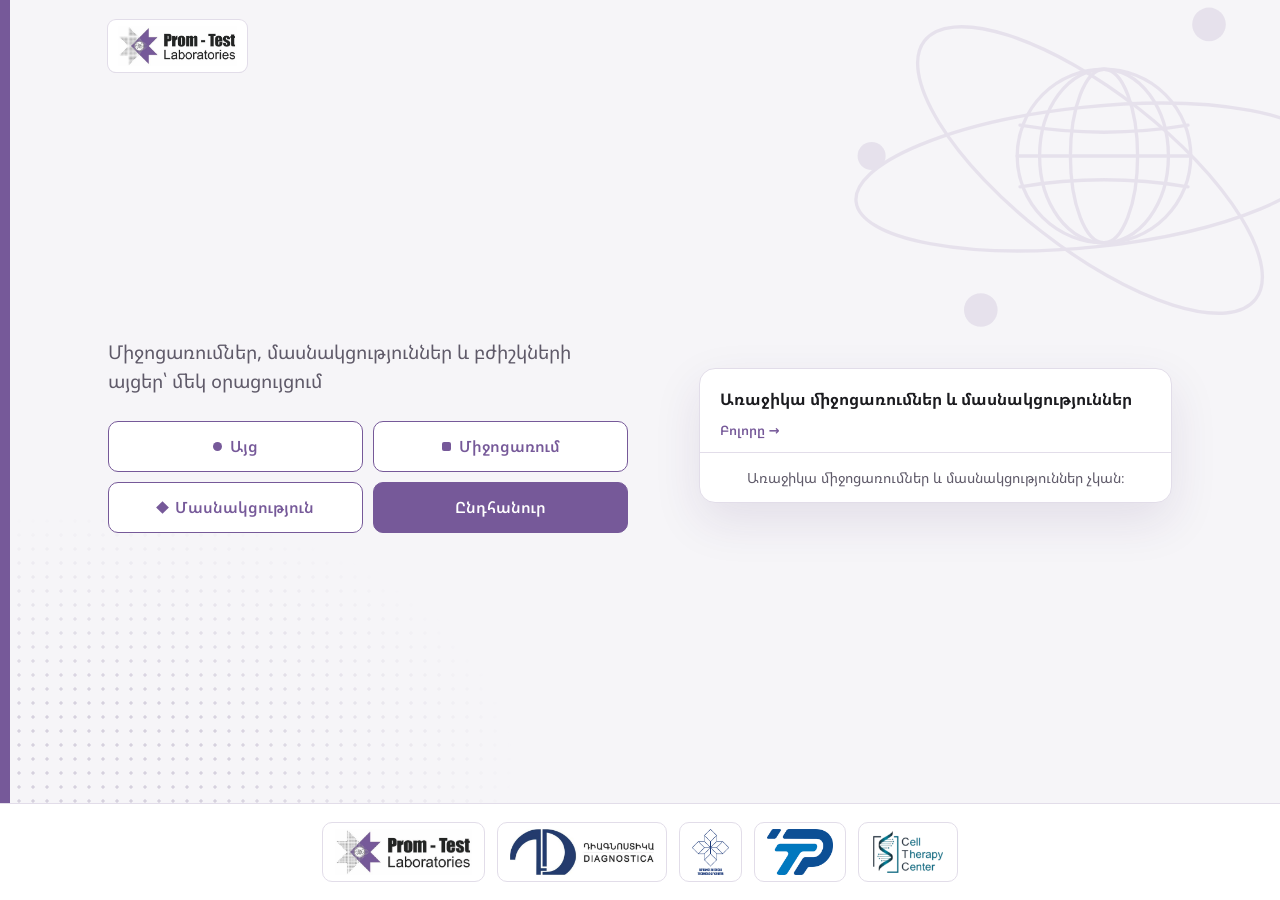
<file: index.html>
<!doctype html>
<html lang="hy">

<head>
  <meta charset="utf-8">
  <meta name="viewport" content="width=device-width,initial-scale=1">
  <title>Պրոմ-Տեստ CRM</title>
  <link rel="preconnect" href="https://fonts.googleapis.com">
  <link rel="stylesheet"
    href="https://fonts.googleapis.com/css2?family=Noto+Sans+Armenian:wght@400;500;600;700;800&family=IBM+Plex+Mono:wght@500&display=swap">
  <link rel="stylesheet" href="base.css">
  <link rel="stylesheet" href="home.css">
  <style>
    .up-date.is-ev {
      background: var(--accent);
      color: var(--accent-ink)
    }

    .up-when.late {
      color: var(--bad)
    }

    .figures b.alert {
      color: var(--bad)
    }

    .cta {
      display: grid;
      grid-template-columns: repeat(2, minmax(0, 1fr));
      max-width: 520px
    }

    .cta a {
      justify-content: center;
      text-align: center
    }

    @media (max-width:420px) {
      .cta {
        grid-template-columns: 1fr
      }
    }

    .cta a.part,
    .cta a.visit,
    .cta a.event {
      border-color: var(--accent);
      color: var(--accent)
    }

    .cta a.part:hover,
    .cta a.visit:hover,
    .cta a.event:hover {
      background: var(--accent-soft);
      border-color: var(--accent)
    }

    .cta a.visit::before {
      content: "";
      width: 9px;
      height: 9px;
      border-radius: 50%;
      background: var(--accent);
      flex: none
    }

    .cta a.event::before {
      content: "";
      width: 9px;
      height: 9px;
      border-radius: 2px;
      background: var(--accent);
      flex: none
    }

    .cta a.part::before {
      content: "";
      width: 9px;
      height: 9px;
      background: var(--accent);
      transform: rotate(45deg);
      flex: none
    }

    .up-date.is-part {
      background: #b0b0d8;
      color: #1b1b1f
    }

    /* company colours taken from the logos */
    .up-list li.has-org {
      grid-template-columns: 70px 1fr auto;
      box-shadow: inset 4px 0 0 var(--org)
    }

    .up-list li.has-org .up-date {
      background: var(--org);
      color: #fff
    }

    .up-org {
      display: inline-flex;
      align-items: center;
      gap: 6px;
      font-size: 12px;
      font-weight: 700;
      color: var(--org)
    }

    .up-org::before {
      content: "";
      width: 8px;
      height: 8px;
      border-radius: 2px;
      background: var(--org)
    }

    .up-logo {
      background: #fff;
      border: 1px solid var(--line);
      border-radius: 8px;
      padding: 4px 6px;
      display: grid;
      place-items: center;
      width: 74px;
      height: 40px
    }

    .up-logo img {
      width: auto;
      height: auto;
      max-width: 62px;
      max-height: 30px;
      object-fit: contain;
      display: block
    }

    @media (max-width:520px) {
      .up-list li.has-org {
        grid-template-columns: 60px 1fr
      }

      .up-logo {
        display: none
      }
    }

    .up-kind {
      font-size: 11px;
      font-weight: 600;
      letter-spacing: .04em;
      color: var(--muted);
      text-transform: uppercase
    }
  </style>
</head>

<body>
  <div class="home">
    <svg class="globe" viewBox="0 0 400 400" aria-hidden="true" focusable="false">
      <g fill="none" stroke="currentColor" stroke-width="2.4" stroke-linecap="round">
        <circle cx="210" cy="190" r="62" />
        <ellipse cx="210" cy="190" rx="24" ry="62" />
        <ellipse cx="210" cy="190" rx="46" ry="62" />
        <path d="M150 168 Q210 178 270 168" />
        <path d="M148 190 H272" />
        <path d="M150 212 Q210 202 270 212" />
        <ellipse cx="200" cy="205" rx="168" ry="50" transform="rotate(-6 200 205)" />
        <ellipse cx="200" cy="200" rx="150" ry="56" transform="rotate(38 200 200)" />
      </g>
      <g fill="currentColor">
        <circle cx="44" cy="190" r="10" />
        <circle cx="362" cy="214" r="10" />
        <circle cx="285" cy="96" r="12" />
        <circle cx="122" cy="300" r="12" />
      </g>
    </svg>
    <div class="topbar">
      <a class="brandmark" href="index.html">
        <span class="chip-logo"><img src="logo.png" alt="Prom-Test Laboratories" width="790" height="265"></span>
      </a>
    </div>

    <main class="hero">
      <div class="hero-copy">
        <!-- <div class="eyebrow">Պրոմ-Տեստ Լաբորատորիաներ</div> -->
        <p class="lead"> Միջոցառումներ, մասնակցություններ և բժիշկների այցեր՝ մեկ օրացույցում</p>
        <div class="cta">

          <a class="visit" href="vizit.html">Այց</a>
          <a class="event" href="mijocarum.html">Միջոցառում</a>
          <a class="part" href="masnakcutyun.html">Մասնակցություն</a>
          <a class="primary" href="general.html">Ընդհանուր</a>
        </div>
        <div class="figures" id="figures" hidden></div>
      </div>

      <section class="upcoming" aria-labelledby="upTitle">
        <header>
          <h2 id="upTitle">Առաջիկա միջոցառումներ և մասնակցություններ</h2><a href="general.html">Բոլորը →</a>
        </header>
        <ul class="up-list" id="upList">
          <li class="up-empty" style="display:block">Առաջիկա միջոցառումներ և մասնակցություններ չկան։</li>
        </ul>
      </section>
    </main>

    <footer class="orgs" id="orgs">
      <div class="orgs-in"><span></span>
        <ul id="orgList"></ul>
      </div>
    </footer>
  </div>

  <script src="masnakcutyun-data.js"></script>
  <script>
/* one-time: people are shown as first name + surname initial (Աննա Շ.); different spellings of the same person become one */
(function mergeKnownNames(){ try{ if(localStorage.getItem("promtest-names-short-v2"))return;
  const P={"աննա շագրիյան":"Աննա Շ.","աննա շ":"Աննա Շ.","աննա աբազյան":"Աննա Ա.","աննա":"Աննա Ա.","դիանա բեգլարյան":"Դիանա Բ.","դիանա":"Դիանա Բ.","diana b.":"Դիանա Բ.","ասյա սարգսյան":"Ասյա Ս."};
  const fx=x=>{ if(typeof x!=="string")return x; const n=P[x.replace(/\s+/g," ").trim().toLowerCase()]; return n||x };
  const fixVal=v=>Array.isArray(v)?[...new Set(v.map(fx))]:fx(v);
  ["promtest-lists-v1","promtest-crm-lists-v1"].forEach(k=>{const o=JSON.parse(localStorage.getItem(k)||"null"); if(!o)return; Object.keys(o).forEach(f=>{if(Array.isArray(o[f]))o[f]=fixVal(o[f])}); localStorage.setItem(k,JSON.stringify(o))});
  ["promtest-events-v1","promtest-visits-v1"].forEach(k=>{const a=JSON.parse(localStorage.getItem(k)||"null"); if(!Array.isArray(a))return; a.forEach(r=>{["rep","responsible"].forEach(f=>{if(r[f])r[f]=fx(r[f])})}); localStorage.setItem(k,JSON.stringify(a))});
  const R=JSON.parse(localStorage.getItem("promtest-renames")||"{}"); Object.assign(R,P); localStorage.setItem("promtest-renames",JSON.stringify(R));
  localStorage.setItem("promtest-names-short-v2","1");
}catch(e){} })();
</script>
  <script>
    (function () {
      var MS = ["հնվ", "փտր", "մրտ", "ապր", "մյս", "հնս", "հլս", "օգս", "սեպ", "հոկ", "նոյ", "դեկ"];
      var LOGOS = [["Prom-Test", "logo.png"], ["Diagnostica", "logos/diagnostica.png"], ["PetCT", "logos/petct.png"], ["Proftest", "logos/proftest.png"], ["Cell Therapy Center", "logos/celltherapy.png"]];
      function el(tag, cls, text) { var e = document.createElement(tag); if (cls) e.className = cls; if (text != null) e.textContent = text; return e }
      function day(s) { var p = String(s || "").split("-"); return p.length === 3 ? new Date(+p[0], p[1] - 1, +p[2]) : null }
      function arr(v) { return Array.isArray(v) ? v : String(v || "").split(/\s*[,;]\s*/).filter(Boolean) }
      var all = []; try { all = JSON.parse(localStorage.getItem("promtest-visits-v1") || "[]") } catch (e) { }
      var t = new Date(); t.setHours(0, 0, 0, 0);
      var open = all.filter(function (v) { return v.status !== "done" });
      var isEv = function (v) { return v.kind === "event" };
      var part = []; try { part = JSON.parse(localStorage.getItem("promtest-events-v1") || "[]") } catch (e) { }
      if (!part.length && window.SEED_EVENTS) part = window.SEED_EVENTS;
      part = part.filter(function (e) { var x = day(e.end) || day(e.start); return x && x >= t }).map(function (e) { return { kind: "part", date: e.start, time: e.time, ename: e.name, clinic: e.location, etype: e.format, rep: e.responsible, org: e.org } });
      var ORGS = {
        "Prom-Test": { c: "#765999", logo: "logo.png" },
        "Diagnostica": { c: "#233a6a", logo: "logos/diagnostica.png" },
        "PetCT": { c: "#4a6fa5", logo: "logos/petct.png" },
        "Proftest": { c: "#0a72c0", logo: "logos/proftest.png" },
        "Cell Therapy Center": { c: "#167a8b", logo: "logos/celltherapy.png" }
      };
      var isPart = function (v) { return v.kind === "part" };
      var up = open.concat(part).filter(function (v) { var x = day(v.date); return x && (x >= t || isPart(v)) }).sort(function (a, b) { return ((a.date || "") + (a.time || "")).localeCompare((b.date || "") + (b.time || "")) });
      var late = open.filter(function (v) { var x = day(v.date); return x && x < t && !isEv(v) }).length;

      if (all.length || part.length) {
        var f = document.getElementById("figures");
        [[up.filter(function (v) { return !isEv(v) && !isPart(v) }).length, "Առաջիկա այցեր"], [up.filter(isEv).length, "Առաջիկա միջոցառումներ"], [part.length, "Մասնակցություն"]].forEach(function (p, i) {
          var d = el("div"); var b = el("b", null, p[0]); d.appendChild(b); d.appendChild(document.createTextNode(p[1])); f.appendChild(d)
        });
        f.hidden = false;
      }
      var right = up.filter(function (v) { return isEv(v) || isPart(v) });
      if (right.length) {
        var ul = document.getElementById("upList"); ul.textContent = "";
        right.slice(0, 3).forEach(function (v) {
          var s = day(v.date), li = el("li"), dt = el("div", "up-date" + (isPart(v) ? " is-part" : isEv(v) ? " is-ev" : "")), body = el("div", "up-body");
          dt.appendChild(el("b", null, s.getDate())); dt.appendChild(el("span", null, MS[s.getMonth()] + (v.time ? " · " + v.time : "")));
          var n = Math.round((s - t) / 864e5);
          body.appendChild(el("div", "up-kind", isPart(v) ? "Մասնակցություն" : "Միջոցառում"));
          var org = v.org && ORGS[v.org];
          if (v.org) {
            li.className = "has-org"; li.style.setProperty("--org", org ? org.c : "var(--accent)");
            body.appendChild(el("div", "up-org", v.org));
          }
          body.appendChild(el("div", "up-name", (isEv(v) || isPart(v)) ? (v.ename || v.etype || "Միջոցառում") : (v.clinic || "Այց")));
          var meta = ((isEv(v) || isPart(v)) ? [v.etype, v.clinic, v.rep] : [v.rep, arr(v.tests).slice(0, 3).join(", ")]).filter(Boolean).join(" · ");
          if (meta) body.appendChild(el("div", "up-meta", meta));
          body.appendChild(el("div", "up-when", n < 0 ? "Ընթացքում է" : n === 0 ? "Այսօր" : n === 1 ? "Վաղը" : n + " օր հետո"));
          li.appendChild(dt); li.appendChild(body); li.style.cursor = "pointer";
          if (org) { var lg = el("div", "up-logo"), im = new Image(); im.src = org.logo; im.alt = v.org; im.onerror = function () { lg.remove() }; lg.appendChild(im); li.appendChild(lg) }
          li.onclick = function () { location.href = isPart(v) ? "masnakcutyun.html" : isEv(v) ? "mijocarum.html" : "vizit.html" };
          ul.appendChild(li);
        });
      }
      var ol = document.getElementById("orgList");
      LOGOS.forEach(function (o) {
        var li = el("li", "has-logo"), img = new Image(); img.src = o[1]; img.alt = o[0]; img.title = o[0]; img.className = "org-logo";
        img.onerror = function () { li.remove() }; li.appendChild(img); ol.appendChild(li)
      });
    })();
  </script>
</body>

</html>
</file>
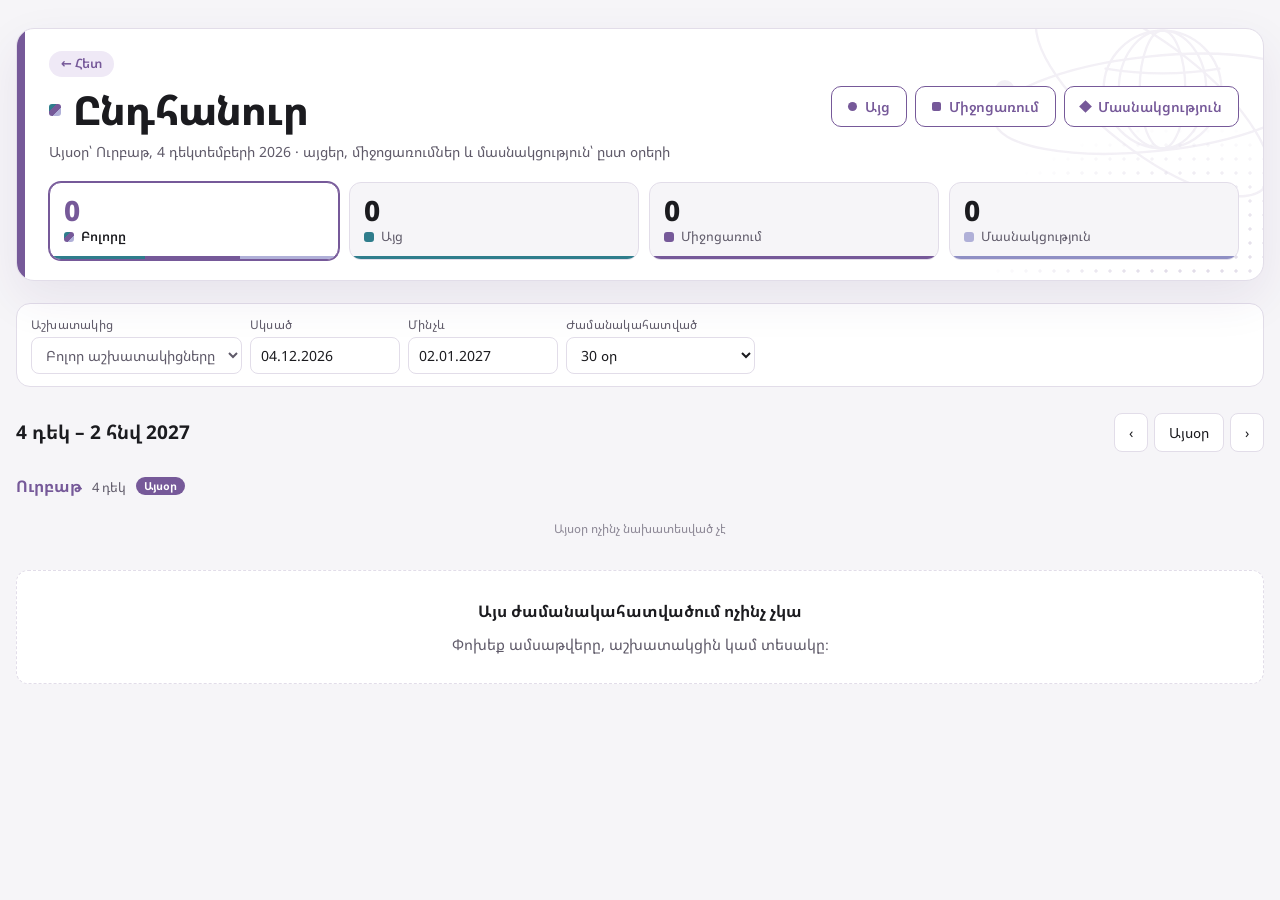
<file: general.html>
<!doctype html>
<html lang="hy">
<head>
<meta charset="utf-8">
<meta name="viewport" content="width=device-width,initial-scale=1">
<title>Prom-Test ընդհանուր</title>
<link rel="preconnect" href="https://fonts.googleapis.com">
<link rel="stylesheet" href="https://fonts.googleapis.com/css2?family=Noto+Sans+Armenian:wght@400;500;600;700;800&family=IBM+Plex+Mono:wght@500&display=swap">
<link rel="stylesheet" href="base.css">
<style>
/* Ընդհանուր: 7-day board starting today — visits, CRM events and participation side by side */
:root{--k-visit:#2f7d8c;--k-visit-soft:#e0f0f2;--k-part:#b0b0d8;--k-part-soft:#eeeef8}
@media (prefers-color-scheme: dark){:root:not([data-theme="light"]){--k-visit:#6cc3d1;--k-visit-soft:#163037;--k-part:#b0b0d8;--k-part-soft:#26263a}}
:root[data-theme="dark"]{--k-visit:#6cc3d1;--k-visit-soft:#163037;--k-part:#b0b0d8;--k-part-soft:#26263a}
.wrap{max-width:1280px}
.btn{display:inline-flex;align-items:center;font-size:14px;border-radius:8px;border:1px solid var(--line);background:var(--surface);color:var(--ink);padding:8px 14px;text-decoration:none}
.btn:hover{border-color:var(--accent);color:var(--accent)}
.it{text-decoration:none}
.btn.nav{gap:8px;font-weight:600;border-color:var(--accent);color:var(--accent);padding:9px 16px;border-radius:10px}
.btn.nav:hover{background:var(--accent-soft)}
.btn.nav::before{content:"";width:9px;height:9px;background:var(--accent);flex:none}
.btn.nav.visit::before{border-radius:50%}
.btn.nav.event::before{border-radius:2px}
.btn.nav.part::before{transform:rotate(45deg)}
.legend{display:flex;flex-wrap:wrap;gap:8px;align-items:center}
.lg{display:inline-flex;align-items:center;gap:8px;padding:6px 12px;border-radius:999px;border:1px solid var(--line);background:var(--surface);font-size:13.5px;cursor:pointer}
.lg[aria-pressed=true]{border-color:var(--mark);background:var(--mark);color:var(--mark-ink);font-weight:600}
.lg[aria-pressed=true] em{color:var(--mark-ink);opacity:.75}
.k-all i{background:linear-gradient(135deg,var(--k-visit) 0 33%,var(--accent) 33% 66%,var(--k-part) 66%)}
.lg i{width:10px;height:10px;border-radius:3px;flex:none}
.lg em{font-style:normal;color:var(--muted);font-variant-numeric:tabular-nums}
.k-visit i{background:var(--k-visit)} .k-event i{background:var(--accent)} .k-part i{background:var(--k-part)}
.people{display:flex;flex-wrap:wrap;gap:8px;align-items:center}
.people .lbl{font-size:12.5px;color:var(--muted);margin-right:2px}
.rep{display:inline-flex;align-items:center;gap:8px;padding:5px 12px 5px 5px;border-radius:999px;border:1px solid var(--line);background:var(--surface);font-size:13.5px;cursor:pointer;color:var(--ink)}
.rep[aria-pressed=true]{border-color:var(--accent);background:var(--accent-soft)}
.rep em{font-style:normal;color:var(--muted);font-variant-numeric:tabular-nums}
.av{width:24px;height:24px;border-radius:50%;display:inline-grid;place-items:center;font-size:11px;font-weight:700;color:#fff;flex:none}
.it .who{display:inline-flex;align-items:center;gap:5px}
.it .org{display:inline-flex;align-items:center;gap:6px;font-size:11.5px;font-weight:700;color:var(--org);margin-top:2px}
.it .org i{width:8px;height:8px;border-radius:2px;background:var(--org);flex:none}
.it .org img{height:16px;width:auto;max-width:56px;object-fit:contain;background:#fff;border-radius:3px;padding:1px 2px}
.it.has-org{border-left-color:var(--org)!important}
.it .who .av{width:16px;height:16px;font-size:8.5px}
.weeknav{display:flex;flex-wrap:wrap;gap:8px;align-items:center;justify-content:space-between}
.weeknav h2{font-family:var(--f-display);font-size:19px;margin:0}
.weeknav .btns{display:flex;flex-wrap:wrap;gap:6px;align-items:center}
.dates{display:flex;flex-wrap:wrap;gap:8px;align-items:end}
.dates label{display:grid;gap:3px;font-size:12px;color:var(--muted)}
.dates input,.dates select{width:auto;min-width:150px;padding:7px 10px}
.dates .date-in{width:150px;font-variant-numeric:tabular-nums}
.dates #people{min-width:210px}
.dates .seg button{padding:7px 12px}
.dates .err{font-size:12.5px;color:var(--bad);align-self:center}
.board{display:grid;gap:18px}
:root{--k-event:var(--accent)}
.dayrow{display:grid;gap:8px}
.dayrow h3{margin:0;display:flex;align-items:baseline;gap:10px;font-family:var(--f-display);font-size:16px}
.dayrow h3 span{font-family:var(--f-body);font-weight:400;font-size:13px;color:var(--muted)}
.dayrow h3 small{font-family:var(--f-body);font-size:11px;font-weight:700;color:var(--accent-ink);background:var(--accent);border-radius:999px;padding:1px 8px;align-self:center}
.dayrow h3 em{margin-left:auto;font-style:normal;font-family:var(--f-body);font-size:12px;color:var(--muted)}
.dayrow.today h3 b{color:var(--accent)}
.row{display:grid;grid-template-columns:64px minmax(0,1fr) auto;gap:14px;align-items:center;background:var(--surface);border:1px solid var(--line);border-left:4px solid var(--org);border-radius:10px;padding:10px 14px;text-decoration:none;color:var(--ink)}
.row:hover{border-color:var(--muted);border-left-color:var(--org)}
.row.done{opacity:.6}
.r-time{font-size:14px;font-weight:700;font-variant-numeric:tabular-nums;color:var(--muted);text-align:center;border-right:1px solid var(--line);padding-right:12px}
.r-body{display:grid;gap:2px;min-width:0}
.r-top{display:flex;flex-wrap:wrap;align-items:center;gap:4px 12px}
.multi{font-size:11px;font-weight:600;color:var(--warn);background:var(--warn-soft);border-radius:999px;padding:1px 8px}
.row .k{font-size:10.5px;font-weight:700;letter-spacing:.05em;text-transform:uppercase}
.row.visit .k{color:var(--k-visit)} .row.event .k{color:var(--accent)} .row.part .k{color:var(--muted)}
.row .t{font-size:15px;font-weight:600;line-height:1.35;overflow-wrap:anywhere}
.r-meta{display:flex;flex-wrap:wrap;gap:2px 14px;font-size:12.5px;color:var(--muted)}
.r-meta .who{display:inline-flex;align-items:center;gap:6px}
.r-meta .av{width:18px;height:18px;font-size:9px}
.row .org{display:inline-flex;align-items:center;gap:6px;font-size:12px;font-weight:700;color:var(--org)}
.row .org img{display:none}
.row .org i{width:8px;height:8px;border-radius:2px;background:var(--org)}
.r-logo{background:#fff;border:1px solid var(--line);border-radius:8px;width:84px;height:40px;display:grid;place-items:center;padding:4px 6px}
.r-logo img{max-width:70px;max-height:30px;width:auto;height:auto;object-fit:contain}
@media (max-width:560px){.row{grid-template-columns:48px minmax(0,1fr)}.r-logo{display:none}}
.col{background:var(--surface);border:1px solid var(--line);border-radius:12px;min-width:0;display:flex;flex-direction:column;min-height:260px}
.col.today{border-color:var(--accent);box-shadow:0 0 0 1px var(--accent)}
.col.we{background:color-mix(in srgb,var(--surface) 70%,var(--bg))}
.ch{padding:10px 12px;border-bottom:1px solid var(--line);display:grid;grid-template-columns:1fr auto;align-items:center;gap:2px 6px}
.ch b{grid-column:1/-1;overflow:hidden;text-overflow:ellipsis;white-space:nowrap}
.ch b{font-family:var(--f-display);font-size:15px}
.ch span{font-size:12px;color:var(--muted);font-variant-numeric:tabular-nums}
.col.today .ch b{color:var(--accent)}
.ch small{font-size:11px;font-weight:700;color:var(--accent-ink);background:var(--accent);border-radius:999px;padding:1px 7px}
.items{padding:8px;display:grid;gap:6px;align-content:start;flex:1}
.it{display:grid;gap:2px;text-align:left;width:100%;padding:8px 9px;border-radius:8px;border:1px solid transparent;border-left:3px solid;font:inherit;cursor:pointer;color:var(--ink)}
.it:hover{border-color:var(--muted)}
.it.visit{background:var(--k-visit-soft);border-left-color:var(--k-visit)}
.it.event{background:var(--accent-soft);border-left-color:var(--accent)}
.it.part{background:var(--k-part-soft);border-left-color:var(--k-part)}
.it.done{opacity:.6}
.it .k{font-size:10.5px;font-weight:700;letter-spacing:.05em;text-transform:uppercase}
.it.visit .k{color:var(--k-visit)} .it.event .k{color:var(--accent)} .it.part .k{color:var(--muted)}
.it .t{font-size:13px;font-weight:600;line-height:1.3;overflow-wrap:anywhere}
.it .m{font-size:11.5px;color:var(--muted);line-height:1.35;overflow-wrap:anywhere}
.none{font-size:12px;color:var(--past);text-align:center;padding:14px 4px}
.add{margin:0 8px 8px;padding:6px;border:1px dashed var(--line);border-radius:8px;background:none;color:var(--muted);font-size:12.5px}
.add:hover{border-color:var(--accent);color:var(--accent)}
.addmenu{display:grid;gap:4px;margin:0 8px 8px}
.addmenu a{font-size:12.5px;text-decoration:none;color:var(--ink);padding:6px 8px;border-radius:6px;border:1px solid var(--line);background:var(--surface)}
.addmenu a:hover{border-color:var(--accent);color:var(--accent)}
/* ---- header redesign: hero card (logo motifs) + stat tiles + filter panel ---- */
.hero-head{position:relative;overflow:hidden;background:var(--surface);border:1px solid var(--line);border-radius:18px;padding:22px 24px 20px 32px;display:grid;gap:20px;box-shadow:0 18px 48px rgb(60 30 100 / .08)}
.hero-head::before{content:"";position:absolute;left:0;top:0;bottom:0;width:8px;background:var(--accent)}
.hero-head::after{content:"";position:absolute;right:-20px;bottom:-30px;width:320px;height:200px;pointer-events:none;
  background-image:radial-gradient(circle,var(--line) 1.5px,transparent 1.7px);background-size:14px 14px;
  -webkit-mask-image:radial-gradient(ellipse at 70% 70%,#000 15%,transparent 65%);mask-image:radial-gradient(ellipse at 70% 70%,#000 15%,transparent 65%)}
.hh-globe{position:absolute;top:-120px;right:-80px;width:380px;height:auto;color:var(--accent);opacity:.09;pointer-events:none}
.hero-head > *{position:relative;z-index:1}
.hero-head > .hh-globe{position:absolute;z-index:0}
.hero-head header{align-items:flex-start}
.hero-head .brand{display:inline-flex;align-items:center;gap:6px;background:var(--accent-soft);border-radius:999px;padding:3px 12px;margin-bottom:10px}
.hero-head h1{font-size:clamp(28px,4vw,40px);letter-spacing:-.02em;display:flex;align-items:center;gap:12px}
.hero-head h1::before{content:"";width:12px;height:12px;border-radius:3px;background:linear-gradient(135deg,var(--k-visit) 0 33%,var(--accent) 33% 66%,var(--k-part) 66%);flex:none}
.hero-head .sub{margin-top:8px}
.hero-head .actions{align-self:center}
.legend{display:grid;grid-template-columns:repeat(4,minmax(0,1fr));gap:10px}
.lg{display:grid;gap:2px;justify-items:start;text-align:left;padding:12px 14px;border-radius:12px;border:1px solid var(--line);background:var(--bg);cursor:pointer;color:var(--ink);font:inherit;position:relative;overflow:hidden}
.lg::after{content:"";position:absolute;left:0;right:0;bottom:0;height:3px;background:var(--c,var(--accent))}
.lg em{font-style:normal;font-size:28px;font-weight:800;line-height:1.1;color:var(--ink);font-variant-numeric:tabular-nums}
.lg span{display:inline-flex;align-items:center;gap:7px;font-size:13px;color:var(--muted)}
.lg:hover{border-color:var(--c,var(--accent))}
.lg[aria-pressed=true]{background:var(--surface);border-color:var(--c,var(--accent));box-shadow:0 0 0 1px var(--c,var(--accent));color:var(--ink);font-weight:400}
.lg[aria-pressed=true] em{color:var(--c,var(--accent));opacity:1}
.lg[aria-pressed=true] span{color:var(--ink);font-weight:600}
.k-all{--c:var(--accent)} .k-visit{--c:var(--k-visit)} .k-event{--c:var(--accent)} .k-part{--c:#8f8fc4}
.k-all::after{background:linear-gradient(90deg,var(--k-visit) 0 33%,var(--accent) 33% 66%,var(--k-part) 66%)}
@media (max-width:640px){.legend{grid-template-columns:repeat(2,minmax(0,1fr))}.hh-globe{width:260px;top:-90px;right:-90px}}
.fpanel{background:var(--surface);border:1px solid var(--line);border-radius:14px;padding:12px 14px}
.weeknav{margin-top:4px}
</style>
</head>
<body>
<div class="wrap">
  <section class="hero-head">
  <svg class="hh-globe" viewBox="0 0 400 400" aria-hidden="true" focusable="false">
    <g fill="none" stroke="currentColor" stroke-width="2.4" stroke-linecap="round">
      <circle cx="210" cy="190" r="62"/><ellipse cx="210" cy="190" rx="24" ry="62"/><ellipse cx="210" cy="190" rx="46" ry="62"/>
      <path d="M150 168 Q210 178 270 168"/><path d="M148 190 H272"/><path d="M150 212 Q210 202 270 212"/>
      <ellipse cx="200" cy="205" rx="168" ry="50" transform="rotate(-6 200 205)"/><ellipse cx="200" cy="200" rx="150" ry="56" transform="rotate(38 200 200)"/>
    </g>
    <g fill="currentColor"><circle cx="44" cy="190" r="10"/><circle cx="362" cy="214" r="10"/><circle cx="285" cy="96" r="12"/><circle cx="122" cy="300" r="12"/></g>
  </svg>
  <header>
    <div>
      <a class="brand" href="index.html">← Հետ</a>
      <h1>Ընդհանուր</h1>
      <p class="sub" id="todayLine">Այցեր, միջոցառումներ և մասնակցություն՝ ըստ օրերի</p>
    </div>
    <div class="actions">
      <a class="btn nav visit" href="vizit.html">Այց</a>
      <a class="btn nav event" href="mijocarum.html">Միջոցառում</a>
      <a class="btn nav part" href="masnakcutyun.html">Մասնակցություն</a>
    </div>
  </header>

  <div class="legend" id="legend" role="group" aria-label="Ցույց տալ"></div>
  </section>

  <div class="dates fpanel">
    <label>Աշխատակից<select id="people"></select></label>
    <label>Սկսած<input id="dFrom" class="date-in" placeholder="օր.ամիս.տարի" inputmode="numeric" autocomplete="off"></label>
    <label>Մինչև<input id="dTo" class="date-in" placeholder="օր.ամիս.տարի" inputmode="numeric" autocomplete="off"></label>
    <label>Ժամանակահատված<select id="period">
      <option value="7">7 օր</option>
      <option value="14">14 օր</option>
      <option value="30">30 օր</option>
      <option value="custom" hidden>Ընտրված ամսաթվեր</option>
    </select></label>
    <span class="err" id="dErr" hidden></span>
  </div>

  <div class="weeknav">
    <h2 id="range">—</h2>
    <div class="btns">
      <button type="button" id="prev" aria-label="Նախորդ ժամանակահատվածը">‹</button>
      <button type="button" id="today">Այսօր</button>
      <button type="button" id="next" aria-label="Հաջորդ ժամանակահատվածը">›</button>
    </div>
  </div>

  <main class="board" id="board"></main>
</div>

<script src="masnakcutyun-data.js"></script>
<script>
/* one-time: people are shown as first name + surname initial (Աննա Շ.); different spellings of the same person become one */
(function mergeKnownNames(){ try{ if(localStorage.getItem("promtest-names-short-v2"))return;
  const P={"աննա շագրիյան":"Աննա Շ.","աննա շ":"Աննա Շ.","աննա աբազյան":"Աննա Ա.","աննա":"Աննա Ա.","դիանա բեգլարյան":"Դիանա Բ.","դիանա":"Դիանա Բ.","diana b.":"Դիանա Բ.","ասյա սարգսյան":"Ասյա Ս."};
  const fx=x=>{ if(typeof x!=="string")return x; const n=P[x.replace(/\s+/g," ").trim().toLowerCase()]; return n||x };
  const fixVal=v=>Array.isArray(v)?[...new Set(v.map(fx))]:fx(v);
  ["promtest-lists-v1","promtest-crm-lists-v1"].forEach(k=>{const o=JSON.parse(localStorage.getItem(k)||"null"); if(!o)return; Object.keys(o).forEach(f=>{if(Array.isArray(o[f]))o[f]=fixVal(o[f])}); localStorage.setItem(k,JSON.stringify(o))});
  ["promtest-events-v1","promtest-visits-v1"].forEach(k=>{const a=JSON.parse(localStorage.getItem(k)||"null"); if(!Array.isArray(a))return; a.forEach(r=>{["rep","responsible"].forEach(f=>{if(r[f])r[f]=fx(r[f])})}); localStorage.setItem(k,JSON.stringify(a))});
  const R=JSON.parse(localStorage.getItem("promtest-renames")||"{}"); Object.assign(R,P); localStorage.setItem("promtest-renames",JSON.stringify(R));
  localStorage.setItem("promtest-names-short-v2","1");
}catch(e){} })();
</script>
<script>
(function(){
  const $=id=>document.getElementById(id);
  const WD=["Կիրակի","Երկուշաբթի","Երեքշաբթի","Չորեքշաբթի","Հինգշաբթի","Ուրբաթ","Շաբաթ"];
  const MS=["հնվ","փտր","մրտ","ապր","մյս","հնս","հլս","օգս","սեպ","հոկ","նոյ","դեկ"];
  const KIND={visit:"Այց",event:"Միջոցառում",part:"Մասնակցություն"};
  const esc=s=>String(s??"").replace(/[&<>"]/g,c=>({"&":"&amp;","<":"&lt;",">":"&gt;",'"':"&quot;"}[c]));
  const arr=v=>Array.isArray(v)?v:String(v||"").split(/\s*[,;]\s*/).filter(Boolean);
  const iso=x=>x.getFullYear()+"-"+String(x.getMonth()+1).padStart(2,"0")+"-"+String(x.getDate()).padStart(2,"0");
  const day=s=>{const p=String(s||"").split("-");return p.length===3?new Date(+p[0],p[1]-1,+p[2]):null};
  const TODAY=new Date(); TODAY.setHours(0,0,0,0);
  let start=new Date(TODAY), len=30, kindF="", who="";
  try{const n=+localStorage.getItem("promtest-general-len"); if([7,14,30].includes(n))len=n}catch(e){}
  const show=new Proxy({},{get:(_,k)=>!kindF||kindF===k});
  try{who=localStorage.getItem("promtest-general-who")||""}catch(e){}
  const AVC=["#765999","#2f7d8c","#b0604a","#4f7a3a","#8a5a9e","#3e5fa8","#9a6b1f","#a24d74"];
  const initials=n=>String(n||"?").replace(/[^\p{L}\s]/gu,"").trim().split(/\s+/).map(w=>w[0]).join("").slice(0,2)||"?";
  let REPS=[]; try{const l=JSON.parse(localStorage.getItem("promtest-crm-lists-v1")||"null"); if(l&&Array.isArray(l.reps))REPS=l.reps}catch(e){}
  if(!REPS.length)REPS=["Արմինե","Լուսինե","Աննա Ա.","Աննա Շ.","Անահիտ","Սիրուշ","Վարդան","Դիանա Բ."];
  const avColor=n=>{const i=REPS.indexOf(n); let h=0; for(const c of String(n))h=(h*31+c.charCodeAt(0))>>>0; return AVC[(i>=0?i:h)%AVC.length]};
  const av=n=>`<span class="av" style="background:${avColor(n)}" aria-hidden="true">${esc(initials(n))}</span>`;
  try{kindF=localStorage.getItem("promtest-general-kind")||""}catch(e){}

  // gather all three sources
  let crm=[], part=[];
  try{crm=JSON.parse(localStorage.getItem("promtest-visits-v1")||"[]")}catch(e){}
  try{part=JSON.parse(localStorage.getItem("promtest-events-v1")||"[]")}catch(e){}
  if(!part.length&&window.SEED_EVENTS)part=window.SEED_EVENTS;
  const items=[];
  crm.forEach(v=>{ if(!v.date)return; const k=v.kind==="event"?"event":"visit";
    items.push({kind:k,from:v.date,to:v.date,time:v.time||"",done:v.date<new Date(Date.now()-new Date().getTimezoneOffset()*6e4).toISOString().slice(0,10),
      title:k==="event"?(v.ename||v.etype||"Միջոցառում"):(v.clinic||"Այց"),
      meta:(k==="event"?[v.etype,v.clinic]:[arr(v.tests).slice(0,3).join(", ")]).filter(Boolean).join(" · "),
      person:v.rep||"",org:k==="event"?(v.org||""):"",href:k==="event"?"mijocarum.html":"vizit.html"}) });
  part.forEach(e=>{ if(!e.start)return;
    items.push({kind:"part",from:e.start,to:e.end||e.start,time:e.time||"",done:(e.end||e.start)<new Date(Date.now()-new Date().getTimezoneOffset()*6e4).toISOString().slice(0,10),
      title:e.name||"Միջոցառում",meta:[e.location,e.format].filter(Boolean).join(" · "),person:e.responsible||"",org:e.org||"",href:"masnakcutyun.html"}) });
  const ORGS={"Prom-Test":{c:"#765999",logo:"logo.png"},"Diagnostica":{c:"#233a6a",logo:"logos/diagnostica.png"},"PetCT":{c:"#4a6fa5",logo:"logos/petct.png"},"Proftest":{c:"#0a72c0",logo:"logos/proftest.png"},"Cell Therapy Center":{c:"#167a8b",logo:"logos/celltherapy.png"}};
  const orgTag=i=>{ if(!i.org)return ""; const o=ORGS[i.org];
    return `<span class="org"><i></i>${esc(i.org)}</span>` };
  const PEOPLE=(a=>{const m=new Map(); a.forEach(x=>{const n=String(x||"").replace(/\s+/g," ").trim(); if(n&&!m.has(n.toLowerCase()))m.set(n.toLowerCase(),n)}); return [...m.values()]})([...REPS,...items.map(i=>i.person).filter(x=>x&&x!=="Diana B.")]);
  if(who&&!PEOPLE.includes(who))who="";
  const mine=i=>!who||i.person===who;

  function legend(){
    const cnt={visit:0,event:0,part:0}; const a=iso(start), b=iso(new Date(start.getFullYear(),start.getMonth(),start.getDate()+len-1));
    const pc={}; items.forEach(i=>{if(i.to>=a&&i.from<=b){ if(mine(i))cnt[i.kind]++; if(show[i.kind]&&i.person)pc[i.person]=(pc[i.person]||0)+1 }});
    $("people").innerHTML='<option value="">Բոլոր աշխատակիցները</option>'+
      PEOPLE.map(n=>`<option value="${esc(n)}"${who===n?" selected":""}>${esc(n)} (${pc[n]||0})</option>`).join("");
    $("legend").innerHTML=`<button type="button" class="lg k-all" data-k="" aria-pressed="${!kindF}"><em>${cnt.visit+cnt.event+cnt.part}</em><span><i></i>Բոլորը</span></button>`+
      Object.keys(KIND).map(k=>`<button type="button" class="lg k-${k}" data-k="${k}" aria-pressed="${kindF===k}"><em>${cnt[k]}</em><span><i></i>${KIND[k]}</span></button>`).join("");
  }
  function render(){
    const days=[...Array(len)].map((_,i)=>new Date(start.getFullYear(),start.getMonth(),start.getDate()+i));
    const f=days[0], l=days[len-1];
    $("dFrom").value=dmy(iso(f)); $("dTo").value=dmy(iso(l));
    $("period").value=[7,14,30].includes(len)?String(len):"custom";
    $("range").textContent=f.getDate()+" "+MS[f.getMonth()]+" – "+l.getDate()+" "+MS[l.getMonth()]+" "+l.getFullYear();
    legend();
    let html="", any=false;
    days.forEach(d=>{
      const k=iso(d), wd=d.getDay(), isT=+d===+TODAY;
      const list=items.filter(i=>show[i.kind]&&mine(i)&&i.from<=k&&i.to>=k).sort((a,b)=>(a.time||"99").localeCompare(b.time||"99"));
      if(!list.length&&!isT)return;
      any=any||list.length>0;
      const rows=list.map(i=>`<a class="row ${i.kind}${i.done?" done":""}" href="${i.href}" style="--org:${i.org?(ORGS[i.org]||{c:"var(--accent)"}).c:"var(--k-"+i.kind+")"}">
          <span class="r-time">${i.time?esc(i.time):"—"}</span>
          <span class="r-body">
            <span class="r-top"><span class="k">${KIND[i.kind]}</span>${orgTag(i)}${i.from!==i.to?`<span class="multi">${(n=>n===1?"1-ին":n+"-րդ")(Math.round((day(k)-day(i.from))/864e5)+1)} օր՝ ${Math.round((day(i.to)-day(i.from))/864e5)+1}-ից</span>`:""}</span>
            <span class="t">${esc(i.title)}</span>
            <span class="r-meta">${i.meta?`<span>${esc(i.meta)}</span>`:""}${i.person?`<span class="who">${av(i.person)}${esc(i.person)}</span>`:""}</span>
          </span>
          ${i.org&&ORGS[i.org]?`<span class="r-logo"><img src="${ORGS[i.org].logo}" alt="${esc(i.org)}" onerror="this.parentNode.remove()"></span>`:""}</a>`).join("");
      html+=`<section class="dayrow${isT?" today":""}${wd===0||wd===6?" we":""}">
        <h3><b>${WD[wd]}</b><span>${d.getDate()} ${MS[d.getMonth()]}</span>${isT?"<small>Այսօր</small>":""}<em>${list.length?list.length:""}</em></h3>
        ${rows||'<div class="none">Այսօր ոչինչ նախատեսված չէ</div>'}</section>`;
    });
    if(!any)html+='<div class="empty"><strong>Այս ժամանակահատվածում ոչինչ չկա</strong>Փոխեք ամսաթվերը, աշխատակցին կամ տեսակը։</div>';
    $("board").innerHTML=html;
  }
  $("legend").addEventListener("click",e=>{const b=e.target.closest(".lg"); if(!b)return; kindF=b.dataset.k;
    try{localStorage.setItem("promtest-general-kind",kindF)}catch(err){} render()});
  $("people").addEventListener("change",e=>{who=e.target.value;
    try{localStorage.setItem("promtest-general-who",who)}catch(err){} render()});
  $("prev").onclick=()=>{start.setDate(start.getDate()-len);render()};
  $("next").onclick=()=>{start.setDate(start.getDate()+len);render()};
  $("today").onclick=()=>{start=new Date(TODAY);render()};
  function err(t){$("dErr").textContent=t||""; $("dErr").hidden=!t}
  function fromInputs(changed){
    const a=day(parseDMY($("dFrom").value)), b=day(parseDMY($("dTo").value));
    if(!a){err("Ընտրեք սկզբի ամսաթիվը");return}
    if(changed==="from"&&(!b||b<a)){start=a;err("");render();return}
    if(!b){err("Ընտրեք ավարտի ամսաթիվը");return}
    if(b<a){err("«Մինչև»-ն չի կարող լինել «Սկսած»-ից շուտ");return}
    const n=Math.round((b-a)/864e5)+1;
    if(n>62){err("Ընտրեք առավելագույնը 62 օր");return}
    err(""); start=a; len=n; render();
  }
  /* dates as օր.ամիս.տարի (day.month.year) with an Armenian calendar dropdown */
  function dmy(s){const p=String(s||"").split("-");return p.length===3?p[2]+"."+p[1]+"."+p[0]:""}
  function parseDMY(t){const m=String(t||"").trim().match(/^(\d{1,2})[.\/\-\s](\d{1,2})[.\/\-\s](\d{4})$/); if(!m)return "";
    const x=new Date(+m[3],m[2]-1,+m[1]); return x.getDate()===+m[1]&&x.getMonth()===m[2]-1?iso(x):""}
  const MF=["Հունվար","Փետրվար","Մարտ","Ապրիլ","Մայիս","Հունիս","Հուլիս","Օգոստոս","Սեպտեմբեր","Հոկտեմբեր","Նոյեմբեր","Դեկտեմբեր"], WS=["Երկ","Երք","Չրք","Հնգ","Ուրբ","Շբթ","Կիր"];
  let dp=null;
  function closeDP(){const x=document.getElementById("dp"); if(x)x.remove(); dp=null}
  function openDP(inp){ if(dp&&dp.inp===inp)return; closeDP(); const b=day(parseDMY(inp.value))||new Date(TODAY);
    dp={inp,y:b.getFullYear(),m:b.getMonth()}; const pop=document.createElement("div"); pop.className="dp"; pop.id="dp"; inp.parentNode.appendChild(pop); drawDP()}
  function drawDP(){const pop=document.getElementById("dp"); if(!pop)return; const sel=parseDMY(dp.inp.value), t=iso(TODAY);
    const off=(new Date(dp.y,dp.m,1).getDay()+6)%7, n=new Date(dp.y,dp.m+1,0).getDate(); let c=""; for(let i=0;i<off;i++)c+="<span></span>";
    for(let d=1;d<=n;d++){const k=iso(new Date(dp.y,dp.m,d)); c+=`<button type="button" class="dp-d${k===sel?" sel":""}${k===t?" today":""}" data-iso="${k}">${d}</button>`}
    pop.innerHTML=`<div class="dp-h"><button type="button" class="dp-nav" data-nav="-1">‹</button><b>${MF[dp.m]} ${dp.y}</b><button type="button" class="dp-nav" data-nav="1">›</button></div><div class="dp-g">${WS.map(w=>`<i>${w}</i>`).join("")}${c}</div><div class="dp-f"><button type="button" data-act="today">Այսօր</button></div>`}
  document.addEventListener("focusin",e=>{if(e.target.classList&&e.target.classList.contains("date-in"))openDP(e.target)});
  document.addEventListener("click",e=>{ const inp=e.target.closest&&e.target.closest(".date-in"); if(inp){openDP(inp);return}
    const b=e.target.closest&&e.target.closest(".dp button"); if(!b){ if(dp&&!(e.target.closest&&e.target.closest(".dp")))closeDP(); return }
    e.preventDefault(); if(b.dataset.nav){dp.m+=+b.dataset.nav; if(dp.m<0){dp.m=11;dp.y--} if(dp.m>11){dp.m=0;dp.y++} drawDP(); return}
    const inp2=dp.inp; inp2.value=dmy(b.dataset.iso||iso(TODAY)); closeDP(); inp2.dispatchEvent(new Event("change"))});
  document.addEventListener("keydown",e=>{if(e.key==="Escape")closeDP()});
  $("dFrom").addEventListener("change",()=>fromInputs("from"));
  $("dTo").addEventListener("change",()=>fromInputs("to"));
  $("period").addEventListener("change",e=>{if(e.target.value==="custom")return; len=+e.target.value; try{localStorage.setItem("promtest-general-len",len)}catch(err){} err(""); render()});
  (function(){const t=new Date(); $("todayLine").textContent="Այսօր՝ "+WD[t.getDay()]+", "+t.getDate()+" "+["հունվարի","փետրվարի","մարտի","ապրիլի","մայիսի","հունիսի","հուլիսի","օգոստոսի","սեպտեմբերի","հոկտեմբերի","նոյեմբերի","դեկտեմբերի"][t.getMonth()]+" "+t.getFullYear()+" · այցեր, միջոցառումներ և մասնակցություն՝ ըստ օրերի";})();
  render();
})();
</script>
</body>
</html>
</file>
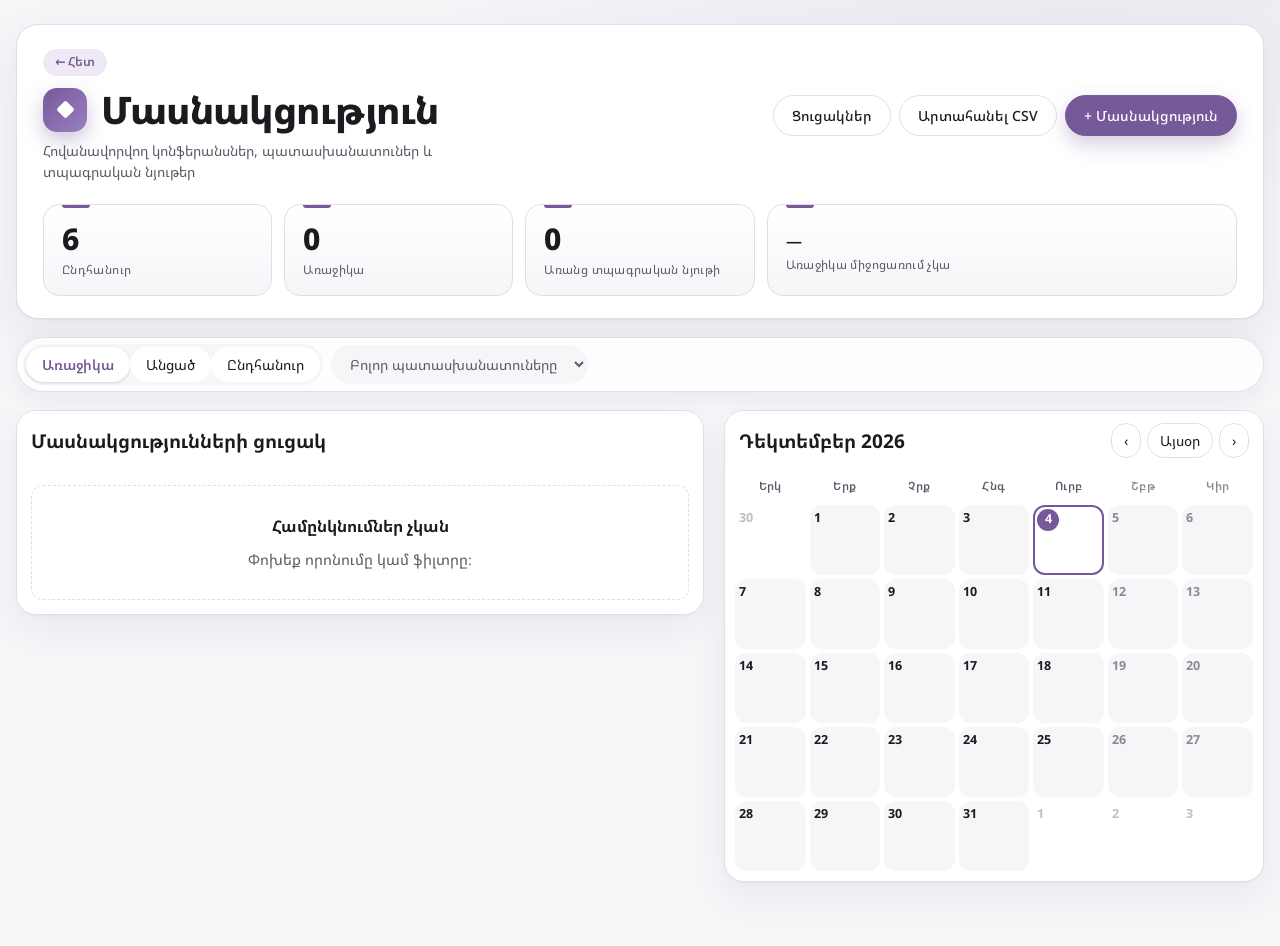
<file: masnakcutyun.html>
<!doctype html>
<html lang="hy">
<head>
<meta charset="utf-8">
<meta name="viewport" content="width=device-width,initial-scale=1">
<title>Prom-Test մասնակցություն</title>
<link rel="preconnect" href="https://fonts.googleapis.com">
<link rel="stylesheet" href="https://fonts.googleapis.com/css2?family=Noto+Sans+Armenian:wght@400;500;600;700;800&family=IBM+Plex+Mono:wght@500&display=swap">
<link rel="stylesheet" href="masnakcutyun.css">
<link rel="stylesheet" href="modern.css">
</head>
<body class="modern">

<div class="wrap">
  <section class="m-hero">
  <header>
    <div>
      <a class="brand" href="index.html">← Հետ</a>
      <div class="mode" id="mode">Բեռնվում է…</div>
      <h1><span class="m-ico dia" aria-hidden="true"><i></i></span>Մասնակցություն</h1>
      <p class="sub">Հովանավորվող կոնֆերանսներ, պատասխանատուներ և տպագրական նյութեր</p>
    </div>
    <div class="actions">
      <button id="listsBtn" type="button">Ցուցակներ</button>
      <button id="exportBtn" type="button">Արտահանել CSV</button>
      <button id="addBtn" class="primary" type="button">Մասնակցություն</button>
    </div>
  </header>

  <section class="summary" id="summary" aria-label="Ամփոփում"></section>
  </section>
  <div class="reps" id="reps" role="group" aria-label="Աշխատակիցներ" hidden></div>

  <div class="toolbar m-bar">
    <input id="q" type="hidden" value=""><!-- որոնումը հանված է -->
    <div class="seg" role="group" aria-label="Կարգավիճակ">
      <button type="button" data-f="upcoming" aria-pressed="true">Առաջիկա</button>
      <button type="button" data-f="past" aria-pressed="false">Անցած</button>
      <button type="button" data-f="all" aria-pressed="false">Ընդհանուր</button>
    </div>
    <select id="person" aria-label="Պատասխանատու"><option value="">Բոլոր պատասխանատուները</option></select>
  </div>

<div class="split">
  <div class="split-list">
    <h2 class="listhead">Մասնակցությունների ցուցակ</h2>
    <main id="list"></main>
  </div>
  <div class="split-cal">
  <section class="cal" id="cal" aria-label="Օրացույց">
    <div class="cal-h">
      <h2 id="calTitle">—</h2>
      <p class="hint">Սեղմեք օրվա վրա՝ նոր մասնակցություն ավելացնելու, կամ միջոցառման վրա՝ բացելու համար</p>
      <div class="cal-nav"><button type="button" id="calPrev" aria-label="Նախորդ ամիս">‹</button><button type="button" id="calToday">Այսօր</button><button type="button" id="calNext" aria-label="Հաջորդ ամիս">›</button></div>
    </div>
    <div class="cal-g" id="calGrid"></div>
  </section>
  </div>
  </div>


</div>

<div class="overlay" id="overlay" hidden>
  <form class="panel" id="form" novalidate>
    <div class="row"><h3 id="formTitle">Նոր միջոցառում</h3><button type="button" id="closeBtn" aria-label="Փակել">✕</button></div>
    <label>Միջոցառման անվանում *<input id="f_name" required></label>
    <div class="grid2">
      <label>Սկիզբ *<input id="f_start" class="date-in" placeholder="օր.ամիս.տարի" inputmode="numeric" autocomplete="off" required></label>
      <label>Ավարտ (եթե մի քանի օր է)<input id="f_end" class="date-in" placeholder="օր.ամիս.տարի" inputmode="numeric" autocomplete="off"></label>
      <label>Ժամ<input id="f_time" placeholder="օր.՝ 10:00"></label>
      <label>Գրանցման ամսաթիվ<input id="f_reg" class="date-in" placeholder="օր.ամիս.տարի" inputmode="numeric" autocomplete="off"></label>
      <label>Կազմակերպություն<select id="f_org"></select></label>
      <label>Ներկայացման ձևաչափ<select id="f_format"></select></label>
      <label>Վայր<input id="f_location" autocomplete="off" placeholder="Գրեք վայրը"></label>
      <label>Պատասխանատու<select id="f_resp"></select></label>
    </div>
    <label>Թիրախային լսարան<textarea id="f_aud" rows="1"></textarea></label>
    <div class="field msel-wrap"><span id="matLbl">Տպագրական նյութեր</span><button type="button" id="f_matBtn" class="msel-btn ph" aria-haspopup="true" aria-expanded="false" aria-labelledby="matLbl f_matBtn">— Ընտրել —</button><div id="f_mat" class="checks msel-pop" role="group" aria-labelledby="matLbl" hidden></div></div>
    <label>Նշումներ<textarea id="f_notes" rows="3"></textarea></label>
    <div id="confirmBox" class="confirm" hidden>Ջնջե՞լ այս միջոցառումը։ <button type="button" id="yesDel" class="danger">Այո, ջնջել</button><button type="button" id="noDel">Չեղարկել</button></div>
    <div class="row">
      <button type="button" id="delBtn" class="danger" hidden>Ջնջել</button>
      <span></span>
      <div class="actions"><button type="button" id="cancelBtn">Չեղարկել</button><button type="submit" id="saveBtn" class="primary">Պահպանել</button></div>
    </div>
  </form>
</div>
<div class="overlay" id="listsOverlay" hidden>
  <div class="panel" role="dialog" aria-labelledby="listsTitle">
    <div class="row"><h3 id="listsTitle">Ցուցակներ</h3><button type="button" id="listsClose" aria-label="Փակել">✕</button></div>
    <p class="hint">Այս անունները հայտնվում են միջոցառման ձևում՝ ընտրելու համար։ Փոփոխությունները պահպանվում են անմիջապես։</p>
    <div id="listsBody" style="display:grid;gap:16px"></div>
    <button type="button" id="harvestBtn">Ավելացնել միջոցառումներում արդեն օգտագործված անունները</button>
  </div>
</div>
<div class="toast" id="toast" hidden></div>

<script src="masnakcutyun-data.js"></script>
<script src="masnakcutyun.js"></script>
<script>
/* active look for the person select */
(function(){const sel=document.getElementById("person"); const t=()=>document.body.classList.toggle("by-person",!!sel.value);
  sel.addEventListener("change",t); const orig=render; render=function(){orig(); t()}; t();})();
</script>
</body>
</html>
</file>
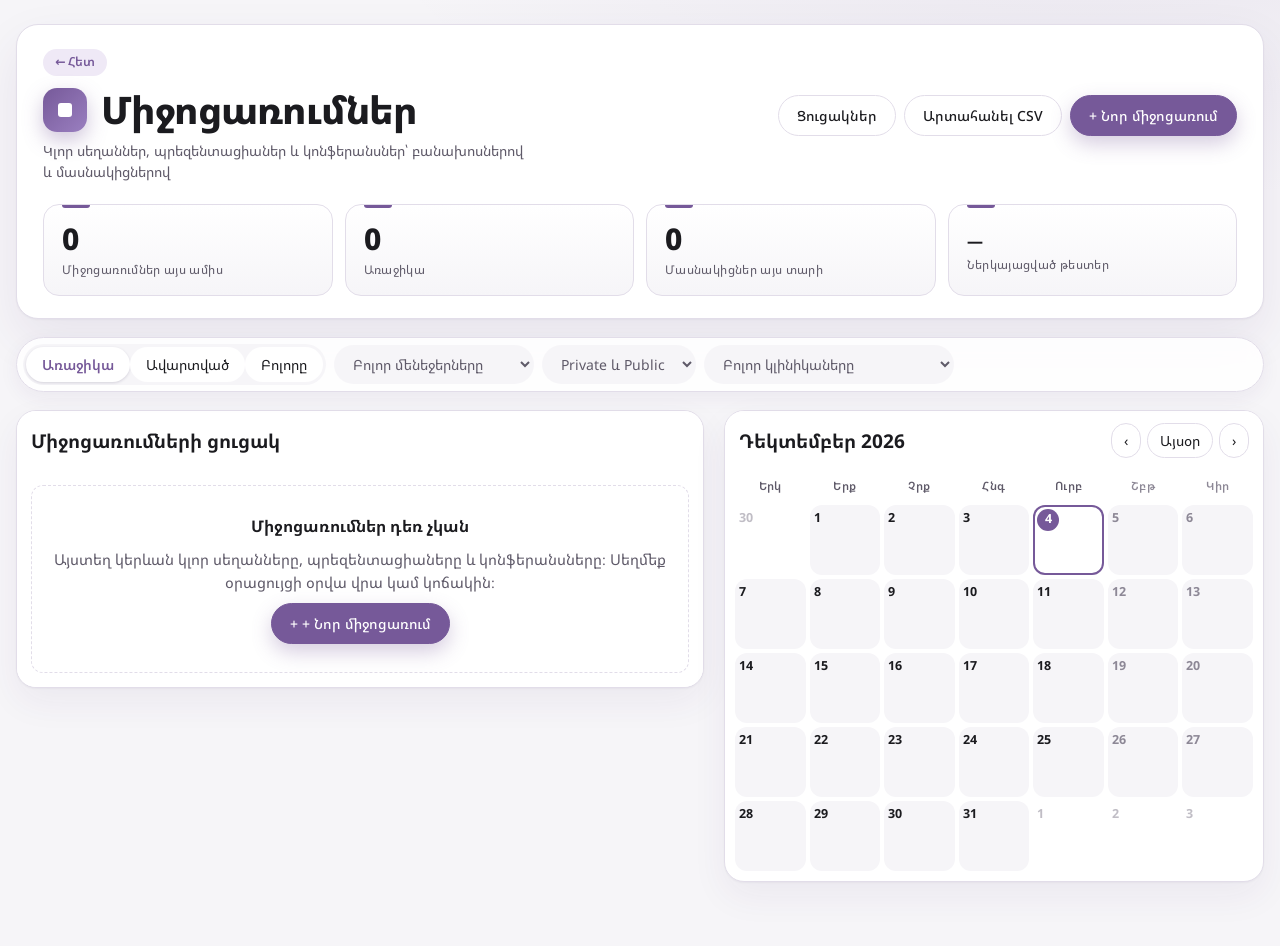
<file: mijocarum.html>
<!doctype html>
<html lang="hy">

<head>
  <meta charset="utf-8">
  <meta name="viewport" content="width=device-width,initial-scale=1">
  <title>Prom-Test միջոցառումներ</title>
  <link rel="preconnect" href="https://fonts.googleapis.com">
  <link rel="stylesheet"
    href="https://fonts.googleapis.com/css2?family=Noto+Sans+Armenian:wght@400;500;600;700;800&family=IBM+Plex+Mono:wght@500&display=swap">
  <link rel="stylesheet" href="mijocarum.css">
  <link rel="stylesheet" href="modern.css">
</head>

<body class="modern">
  <div class="wrap">
    <section class="m-hero">
      <header>
        <div>
          <a class="brand" href="index.html">← Հետ</a>
          <div class="mode" id="mode">Բեռնվում է…</div>
          <h1><span class="m-ico sq" aria-hidden="true"><i></i></span>Միջոցառումներ</h1>
          <p class="sub" id="subline">Կլոր սեղաններ, պրեզենտացիաներ և կոնֆերանսներ՝ բանախոսներով և մասնակիցներով</p>
        </div>
        <div class="actions">
          <button id="listsBtn" type="button">Ցուցակներ</button>
          <button id="exportBtn" type="button">Արտահանել CSV</button>
          <button id="addBtn" class="primary" type="button">Նոր միջոցառում</button>
        </div>
      </header>


      <section class="summary" id="summary" aria-label="Ամփոփում"></section>
    </section>
    <div class="reps" id="reps" role="group" aria-label="Մենեջերներ" hidden></div>

    <div class="toolbar m-bar">
      <input id="q" type="hidden" value=""><!-- որոնումը հանված է -->
      <div class="seg" role="group" aria-label="Կարգավիճակ">
        <button type="button" data-f="active" aria-pressed="true">Առաջիկա</button>
        <button type="button" data-f="done" aria-pressed="false">Ավարտված</button>
        <button type="button" data-f="all" aria-pressed="false">Բոլորը</button>
      </div>
      <select id="repSel" aria-label="Մենեջեր">
        <option value="">Բոլոր մենեջերները</option>
      </select>
      <select id="accF" aria-label="Private / Public">
        <option value="">Private և Public</option>
        <option value="private">🔒 Private</option>
        <option value="public">🌐 Public</option>
      </select>
      <select id="clinicF" aria-label="Կլինիկա">
        <option value="">Բոլոր կլինիկաները</option>
      </select>
    </div>

    <div class="split">
      <div class="split-list">
        <h2 class="listhead" id="listHead">Միջոցառումների ցուցակ</h2>
        <main id="list"></main>
      </div>
      <div class="split-cal">
        <section class="cal" id="cal" aria-label="Օրացույց">
          <div class="cal-h">
            <h2 id="calTitle">—</h2>
            <p class="hint" id="calHint">Սեղմեք օրվա վրա՝ նոր այց ավելացնելու, կամ այցի վրա՝ բացելու համար</p>
            <div class="cal-nav"><button type="button" id="calPrev" aria-label="Նախորդ ամիս">‹</button><button
                type="button" id="calToday">Այսօր</button><button type="button" id="calNext"
                aria-label="Հաջորդ ամիս">›</button></div>
          </div>
          <div class="cal-g" id="calGrid"></div>
        </section>
      </div>
    </div>


  </div>

  <div class="overlay" id="overlay" hidden>
    <form class="panel" id="form" data-kind="visit" novalidate>
      <div class="row">
        <h3 id="formTitle">Նոր այց</h3><button type="button" id="closeBtn" aria-label="Փակել">✕</button>
      </div>
      <div class="grid3">
        <label>Ամսաթիվ *<input id="f_date" class="date-in" placeholder="օր.ամիս.տարի" inputmode="numeric"
            autocomplete="off" required></label>
        <label>Ժամ<input id="f_time" placeholder="օր.՝ 11:30"></label>
        <label>Մենեջեր<select id="f_rep"></select></label>
      </div>
      <div class="grid2 only-event">
        <label>Միջոցառման տեսակ *<select id="f_etype"></select></label>
        <label>Մասնակիցների թիվ<input id="f_part" inputmode="numeric" placeholder="օր.՝ 25"></label>
      </div>
      <div class="field only-event"><span>Տեսակ</span>
        <div class="accseg" role="group" aria-label="Private / Public">
          <button type="button" data-a="private" aria-pressed="false">🔒 Private</button>
          <button type="button" data-a="public" aria-pressed="true">🌐 Public</button>
        </div>
      </div>
      <label class="only-event">Միջոցառման անվանում<input id="f_ename"
          placeholder="օր.՝ Կլոր սեղան գինեկոլոգների հետ"></label>
      <label class="only-event">Կազմակերպություն (ընկերություն)<select id="f_org"></select></label>
      <label><span id="clinicLbl">Կլինիկա *</span><select id="f_clinic"></select></label>
      <label class="only-event">Բանախոս<input id="f_speaker" placeholder="Անուն, ազգանուն"></label>
      <label class="only-visit">Բժիշկներ <span class="hint">ամեն անուն՝ նոր տողից</span><textarea id="f_docs"
          rows="2"></textarea></label>
      <div class="field msel-wrap"><span id="testsLbl">Քննարկված թեստեր</span><button type="button" id="f_testsBtn"
          class="msel-btn ph" aria-haspopup="true" aria-expanded="false">— Ընտրել —</button>
        <div id="f_tests" class="msel-pop" role="group" aria-labelledby="testsLbl" hidden></div>
      </div>

      <div class="sec">Արդյունք</div>
      <label>Թեմա<textarea id="f_topic" rows="2"></textarea></label>
      <label class="only-visit">Պայմանավորվածություն<textarea id="f_agree" rows="2"></textarea></label>
      <div class="field msel-wrap only-visit"><span id="objLbl">Առարկություններ</span><button type="button"
          id="f_objBtn" class="msel-btn ph" aria-haspopup="true" aria-expanded="false">— Ընտրել —</button>
        <div id="f_obj" class="msel-pop" role="group" aria-labelledby="objLbl" hidden></div>
      </div>
      <label>Նշումներ<textarea id="f_notes" rows="2"></textarea></label>
      <div id="confirmBox" class="confirm" hidden><span id="delQ">Ջնջե՞լ այս այցը։</span> <button type="button"
          id="yesDel" class="danger">Այո, ջնջել</button><button type="button" id="noDel">Չեղարկել</button></div>
      <div class="row">
        <button type="button" id="delBtn" class="danger" hidden>Ջնջել</button>
        <span></span>
        <div class="actions"><button type="button" id="cancelBtn">Չեղարկել</button><button type="submit" id="saveBtn"
            class="primary">Պահպանել</button></div>
      </div>
    </form>
  </div>

  <div class="overlay" id="listsOverlay" hidden>
    <div class="panel" role="dialog" aria-labelledby="listsTitle">
      <div class="row">
        <h3 id="listsTitle">Ցուցակներ</h3><button type="button" id="listsClose" aria-label="Փակել">✕</button>
      </div>
      <p class="hint">Այս անունները հայտնվում են այցի ձևում՝ ընտրելու համար։ Փոփոխությունները պահպանվում են անմիջապես։
      </p>
      <div id="listsBody" style="display:grid;gap:16px"></div>
      <button type="button" id="harvestBtn">Ավելացնել միջոցառումներում արդեն օգտագործված անունները</button>
    </div>
  </div>
  <div class="toast" id="toast" hidden></div>
  <script src="mijocarum.js"></script>
  <script>
    /* մենեջերները՝ select-ով */
    (function () {
      const sel = document.getElementById("repSel");
      function fill() {
        const rc = {}; visits.forEach(v => { if (v.rep && (v.kind || "visit") === PAGE && status(v) !== "done") rc[v.rep] = (rc[v.rep] || 0) + 1 });
        const reps = (a => { const m = new Map(); a.forEach(x => { const n = String(x || "").replace(/\s+/g, " ").trim(); if (n && !m.has(n.toLowerCase())) m.set(n.toLowerCase(), n) }); return [...m.values()] })([...L("reps"), ...visits.map(v => v.rep)]);
        sel.innerHTML = '<option value="">Բոլոր մենեջերները</option>' + reps.map(r => `<option value="${esc(r)}"${repF === r ? " selected" : ""}>${esc(r)} (${rc[r] || 0})</option>`).join("");
        document.body.classList.toggle("by-person", !!repF);
      }
      const orig = render; render = function () { orig(); fill() };
      sel.addEventListener("change", () => { repF = sel.value; render() });
      fill();
    })();
  </script>
</body>

</html>
</file>
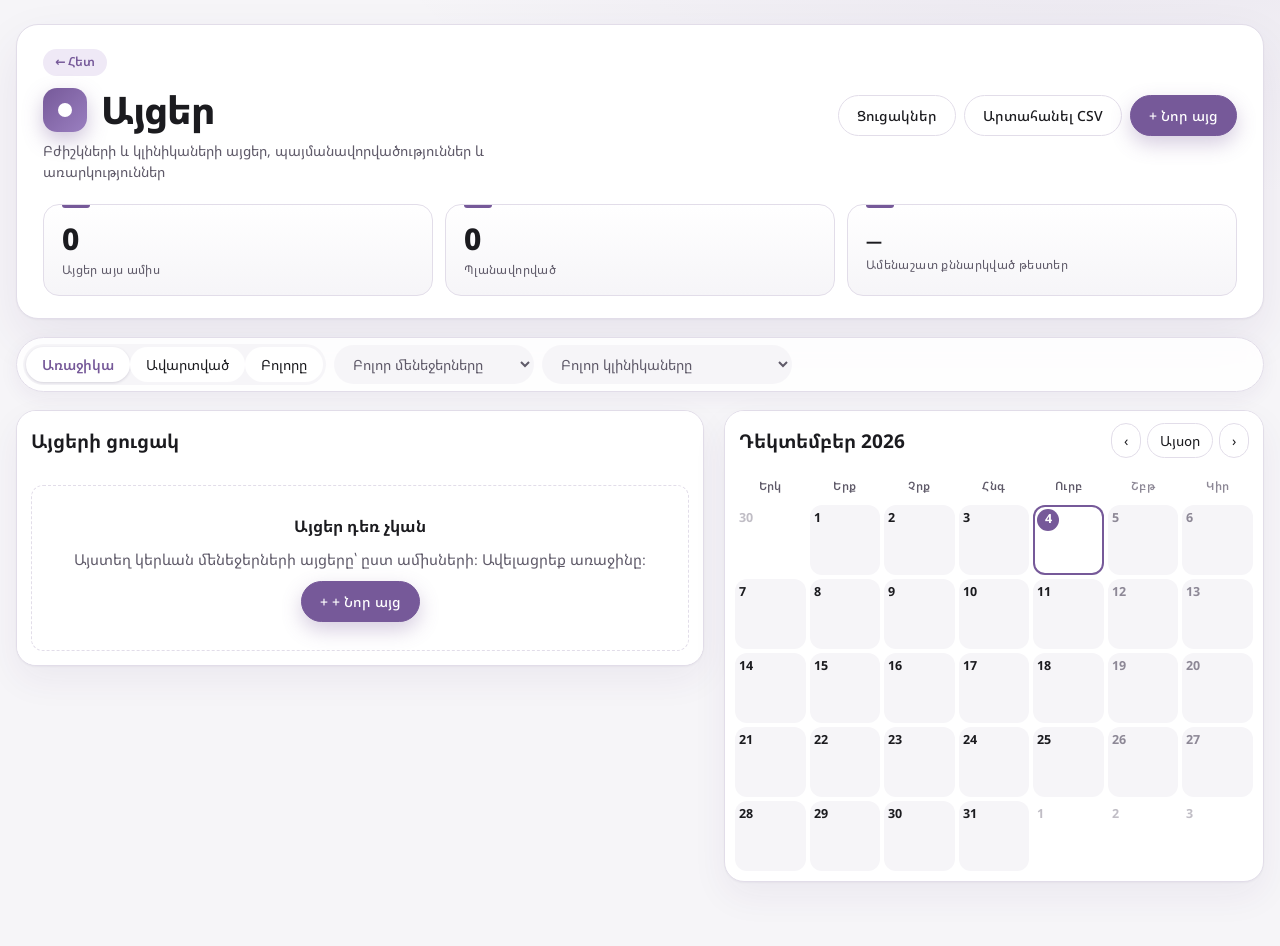
<file: vizit.html>
<!doctype html>
<html lang="hy">
<head>
<meta charset="utf-8">
<meta name="viewport" content="width=device-width,initial-scale=1">
<title>Prom-Test այցեր</title>
<link rel="preconnect" href="https://fonts.googleapis.com">
<link rel="stylesheet" href="https://fonts.googleapis.com/css2?family=Noto+Sans+Armenian:wght@400;500;600;700;800&family=IBM+Plex+Mono:wght@500&display=swap">
<link rel="stylesheet" href="vizit.css">
<link rel="stylesheet" href="modern.css">
</head>
<body class="modern">
<div class="wrap">
  <section class="m-hero">
  <header>
    <div>
      <a class="brand" href="index.html">← Հետ</a>
      <!-- <div class="mode" id="mode">Բեռնվում է…</div> -->
      <h1><span class="m-ico" aria-hidden="true"><i></i></span>Այցեր</h1>
      <p class="sub" id="subline">Բժիշկների և կլինիկաների այցեր, պայմանավորվածություններ և առարկություններ</p>
    </div>
    <div class="actions">
      <button id="listsBtn" type="button">Ցուցակներ</button>
      <button id="exportBtn" type="button">Արտահանել CSV</button>
      <button id="addBtn" class="primary" type="button">Նոր այց</button>
    </div>
  </header>


  <section class="summary" id="summary" aria-label="Ամփոփում"></section>
  </section>
  <div class="reps" id="reps" role="group" aria-label="Մենեջերներ" hidden></div>

  <div class="toolbar m-bar">
    <input id="q" type="hidden" value=""><!-- որոնումը հանված է -->
    <div class="seg" role="group" aria-label="Կարգավիճակ">
      <button type="button" data-f="active" aria-pressed="true">Առաջիկա</button>
      <button type="button" data-f="done" aria-pressed="false">Ավարտված</button>
      <button type="button" data-f="all" aria-pressed="false">Բոլորը</button>
    </div>
    <select id="repSel" aria-label="Մենեջեր"><option value="">Աշխատակից</option></select>
    <select id="clinicF" aria-label="Կլինիկա"><option value="">Բոլոր կլինիկաները</option></select>
  </div>

<div class="split">
  <div class="split-list">
    <h2 class="listhead" id="listHead">Այցերի ցուցակ</h2>
    <main id="list"></main>
  </div>
  <div class="split-cal">
  <section class="cal" id="cal" aria-label="Օրացույց">
    <div class="cal-h">
      <h2 id="calTitle">—</h2>
      <p class="hint" id="calHint">Սեղմեք օրվա վրա՝ նոր այց ավելացնելու, կամ այցի վրա՝ բացելու համար</p>
      <div class="cal-nav"><button type="button" id="calPrev" aria-label="Նախորդ ամիս">‹</button><button type="button" id="calToday">Այսօր</button><button type="button" id="calNext" aria-label="Հաջորդ ամիս">›</button></div>
    </div>
    <div class="cal-g" id="calGrid"></div>
  </section>
  </div>
  </div>


</div>

<div class="overlay" id="overlay" hidden>
  <form class="panel" id="form" data-kind="visit" novalidate>
    <div class="row"><h3 id="formTitle">Նոր այց</h3><button type="button" id="closeBtn" aria-label="Փակել">✕</button></div>
    <div class="grid3">
      <label>Ամսաթիվ *<input id="f_date" class="date-in" placeholder="օր.ամիս.տարի" inputmode="numeric" autocomplete="off" required></label>
      <label>Ժամ<input id="f_time" placeholder="օր.՝ 11:30"></label>
      <label>Աշխատակից<select id="f_rep"></select></label>
    </div>
    <div class="grid2 only-event">
      <label>Միջոցառման տեսակ *<select id="f_etype"></select></label>
      <label>Մասնակիցների թիվ<input id="f_part" inputmode="numeric" placeholder="օր.՝ 25"></label>
    </div>
    <label class="only-event">Միջոցառման անվանում<input id="f_ename" placeholder="օր.՝ Կլոր սեղան գինեկոլոգների հետ"></label>
    <label><span id="clinicLbl">Կլինիկա *</span><select id="f_clinic"></select></label>
    <label class="only-event">Բանախոս<input id="f_speaker" placeholder="Անուն, ազգանուն"></label>
    <label class="only-visit">Բժիշկներ <span class="hint">ամեն անուն՝ նոր տողից</span><textarea id="f_docs" rows="2"></textarea></label>
    <div class="field msel-wrap"><span id="testsLbl">Քննարկված թեստեր</span><button type="button" id="f_testsBtn" class="msel-btn ph" aria-haspopup="true" aria-expanded="false">— Ընտրել —</button><div id="f_tests" class="msel-pop" role="group" aria-labelledby="testsLbl" hidden></div></div>

    <div class="sec">Արդյունք</div>
    <label>Թեմա<textarea id="f_topic" rows="2"></textarea></label>
    <label class="only-visit">Պայմանավորվածություն<textarea id="f_agree" rows="2"></textarea></label>
    <div class="field msel-wrap only-visit"><span id="objLbl">Առարկություններ</span><button type="button" id="f_objBtn" class="msel-btn ph" aria-haspopup="true" aria-expanded="false">— Ընտրել —</button><div id="f_obj" class="msel-pop" role="group" aria-labelledby="objLbl" hidden></div></div>
    <label>Նշումներ<textarea id="f_notes" rows="2"></textarea></label>
    <div id="confirmBox" class="confirm" hidden><span id="delQ">Ջնջե՞լ այս այցը։</span> <button type="button" id="yesDel" class="danger">Այո, ջնջել</button><button type="button" id="noDel">Չեղարկել</button></div>
    <div class="row">
      <button type="button" id="delBtn" class="danger" hidden>Ջնջել</button>
      <span></span>
      <div class="actions"><button type="button" id="cancelBtn">Չեղարկել</button><button type="submit" id="saveBtn" class="primary">Պահպանել</button></div>
    </div>
  </form>
</div>

<div class="overlay" id="listsOverlay" hidden>
  <div class="panel" role="dialog" aria-labelledby="listsTitle">
    <div class="row"><h3 id="listsTitle">Ցուցակներ</h3><button type="button" id="listsClose" aria-label="Փակել">✕</button></div>
    <p class="hint">Այս անունները հայտնվում են այցի ձևում՝ ընտրելու համար։ Փոփոխությունները պահպանվում են անմիջապես։</p>
    <div id="listsBody" style="display:grid;gap:16px"></div>
    <button type="button" id="harvestBtn">Ավելացնել այցերում արդեն օգտագործված անունները</button>
  </div>
</div>
<div class="toast" id="toast" hidden></div>
<script src="vizit.js"></script>
<script>
/* մենեջերները՝ select-ով */
(function(){
  const sel=document.getElementById("repSel");
  function fill(){
    const rc={}; visits.forEach(v=>{if(v.rep&&(v.kind||"visit")==="visit"&&status(v)!=="done")rc[v.rep]=(rc[v.rep]||0)+1});
    const reps=(a=>{const m=new Map(); a.forEach(x=>{const n=String(x||"").replace(/\s+/g," ").trim(); if(n&&!m.has(n.toLowerCase()))m.set(n.toLowerCase(),n)}); return [...m.values()]})([...L("reps"),...visits.map(v=>v.rep)]);
    sel.innerHTML='<option value="">Բոլոր մենեջերները</option>'+reps.map(r=>`<option value="${esc(r)}"${repF===r?" selected":""}>${esc(r)} (${rc[r]||0})</option>`).join("");
    document.body.classList.toggle("by-person",!!repF);
  }
  const orig=render; render=function(){orig(); fill()};
  sel.addEventListener("change",()=>{repF=sel.value; render()});
  fill();
})();
</script>
</body>
</html>
</file>
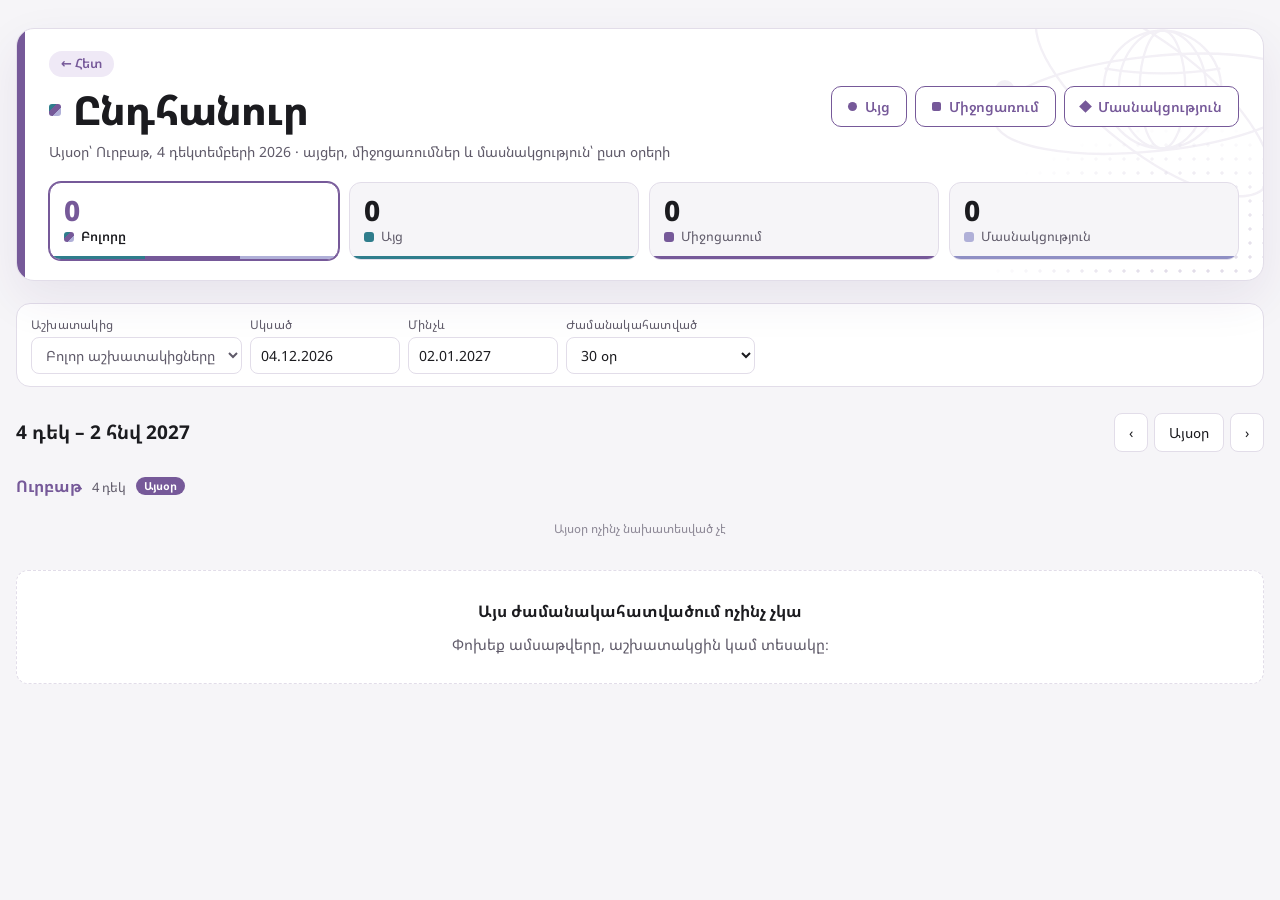
<file: new-style/general.html>
<!doctype html>
<html lang="hy">
<head>
<meta charset="utf-8">
<meta name="viewport" content="width=device-width,initial-scale=1">
<title>Prom-Test ընդհանուր</title>
<link rel="preconnect" href="https://fonts.googleapis.com">
<link rel="stylesheet" href="https://fonts.googleapis.com/css2?family=Noto+Sans+Armenian:wght@400;500;600;700;800&family=IBM+Plex+Mono:wght@500&display=swap">
<link rel="stylesheet" href="base.css">
<style>
/* Ընդհանուր: 7-day board starting today — visits, CRM events and participation side by side */
:root{--k-visit:#2f7d8c;--k-visit-soft:#e0f0f2;--k-part:#b0b0d8;--k-part-soft:#eeeef8}
@media (prefers-color-scheme: dark){:root:not([data-theme="light"]){--k-visit:#6cc3d1;--k-visit-soft:#163037;--k-part:#b0b0d8;--k-part-soft:#26263a}}
:root[data-theme="dark"]{--k-visit:#6cc3d1;--k-visit-soft:#163037;--k-part:#b0b0d8;--k-part-soft:#26263a}
.wrap{max-width:1280px}
.btn{display:inline-flex;align-items:center;font-size:14px;border-radius:8px;border:1px solid var(--line);background:var(--surface);color:var(--ink);padding:8px 14px;text-decoration:none}
.btn:hover{border-color:var(--accent);color:var(--accent)}
.it{text-decoration:none}
.btn.nav{gap:8px;font-weight:600;border-color:var(--accent);color:var(--accent);padding:9px 16px;border-radius:10px}
.btn.nav:hover{background:var(--accent-soft)}
.btn.nav::before{content:"";width:9px;height:9px;background:var(--accent);flex:none}
.btn.nav.visit::before{border-radius:50%}
.btn.nav.event::before{border-radius:2px}
.btn.nav.part::before{transform:rotate(45deg)}
.legend{display:flex;flex-wrap:wrap;gap:8px;align-items:center}
.lg{display:inline-flex;align-items:center;gap:8px;padding:6px 12px;border-radius:999px;border:1px solid var(--line);background:var(--surface);font-size:13.5px;cursor:pointer}
.lg[aria-pressed=true]{border-color:var(--mark);background:var(--mark);color:var(--mark-ink);font-weight:600}
.lg[aria-pressed=true] em{color:var(--mark-ink);opacity:.75}
.k-all i{background:linear-gradient(135deg,var(--k-visit) 0 33%,var(--accent) 33% 66%,var(--k-part) 66%)}
.lg i{width:10px;height:10px;border-radius:3px;flex:none}
.lg em{font-style:normal;color:var(--muted);font-variant-numeric:tabular-nums}
.k-visit i{background:var(--k-visit)} .k-event i{background:var(--accent)} .k-part i{background:var(--k-part)}
.people{display:flex;flex-wrap:wrap;gap:8px;align-items:center}
.people .lbl{font-size:12.5px;color:var(--muted);margin-right:2px}
.rep{display:inline-flex;align-items:center;gap:8px;padding:5px 12px 5px 5px;border-radius:999px;border:1px solid var(--line);background:var(--surface);font-size:13.5px;cursor:pointer;color:var(--ink)}
.rep[aria-pressed=true]{border-color:var(--accent);background:var(--accent-soft)}
.rep em{font-style:normal;color:var(--muted);font-variant-numeric:tabular-nums}
.av{width:24px;height:24px;border-radius:50%;display:inline-grid;place-items:center;font-size:11px;font-weight:700;color:#fff;flex:none}
.it .who{display:inline-flex;align-items:center;gap:5px}
.it .org{display:inline-flex;align-items:center;gap:6px;font-size:11.5px;font-weight:700;color:var(--org);margin-top:2px}
.it .org i{width:8px;height:8px;border-radius:2px;background:var(--org);flex:none}
.it .org img{height:16px;width:auto;max-width:56px;object-fit:contain;background:#fff;border-radius:3px;padding:1px 2px}
.it.has-org{border-left-color:var(--org)!important}
.it .who .av{width:16px;height:16px;font-size:8.5px}
.weeknav{display:flex;flex-wrap:wrap;gap:8px;align-items:center;justify-content:space-between}
.weeknav h2{font-family:var(--f-display);font-size:19px;margin:0}
.weeknav .btns{display:flex;flex-wrap:wrap;gap:6px;align-items:center}
.dates{display:flex;flex-wrap:wrap;gap:8px;align-items:end}
.dates label{display:grid;gap:3px;font-size:12px;color:var(--muted)}
.dates input,.dates select{width:auto;min-width:150px;padding:7px 10px}
.dates .date-in{width:150px;font-variant-numeric:tabular-nums}
.dates #people{min-width:210px}
.dates .seg button{padding:7px 12px}
.dates .err{font-size:12.5px;color:var(--bad);align-self:center}
.board{display:grid;gap:18px}
:root{--k-event:var(--accent)}
.dayrow{display:grid;gap:8px}
.dayrow h3{margin:0;display:flex;align-items:baseline;gap:10px;font-family:var(--f-display);font-size:16px}
.dayrow h3 span{font-family:var(--f-body);font-weight:400;font-size:13px;color:var(--muted)}
.dayrow h3 small{font-family:var(--f-body);font-size:11px;font-weight:700;color:var(--accent-ink);background:var(--accent);border-radius:999px;padding:1px 8px;align-self:center}
.dayrow h3 em{margin-left:auto;font-style:normal;font-family:var(--f-body);font-size:12px;color:var(--muted)}
.dayrow.today h3 b{color:var(--accent)}
.row{display:grid;grid-template-columns:64px minmax(0,1fr) auto;gap:14px;align-items:center;background:var(--surface);border:1px solid var(--line);border-left:4px solid var(--org);border-radius:10px;padding:10px 14px;text-decoration:none;color:var(--ink)}
.row:hover{border-color:var(--muted);border-left-color:var(--org)}
.row.done{opacity:.6}
.r-time{font-size:14px;font-weight:700;font-variant-numeric:tabular-nums;color:var(--muted);text-align:center;border-right:1px solid var(--line);padding-right:12px}
.r-body{display:grid;gap:2px;min-width:0}
.r-top{display:flex;flex-wrap:wrap;align-items:center;gap:4px 12px}
.multi{font-size:11px;font-weight:600;color:var(--warn);background:var(--warn-soft);border-radius:999px;padding:1px 8px}
.row .k{font-size:10.5px;font-weight:700;letter-spacing:.05em;text-transform:uppercase}
.row.visit .k{color:var(--k-visit)} .row.event .k{color:var(--accent)} .row.part .k{color:var(--muted)}
.row .t{font-size:15px;font-weight:600;line-height:1.35;overflow-wrap:anywhere}
.r-meta{display:flex;flex-wrap:wrap;gap:2px 14px;font-size:12.5px;color:var(--muted)}
.r-meta .who{display:inline-flex;align-items:center;gap:6px}
.r-meta .av{width:18px;height:18px;font-size:9px}
.row .org{display:inline-flex;align-items:center;gap:6px;font-size:12px;font-weight:700;color:var(--org)}
.row .org img{display:none}
.row .org i{width:8px;height:8px;border-radius:2px;background:var(--org)}
.r-logo{background:#fff;border:1px solid var(--line);border-radius:8px;width:84px;height:40px;display:grid;place-items:center;padding:4px 6px}
.r-logo img{max-width:70px;max-height:30px;width:auto;height:auto;object-fit:contain}
@media (max-width:560px){.row{grid-template-columns:48px minmax(0,1fr)}.r-logo{display:none}}
.col{background:var(--surface);border:1px solid var(--line);border-radius:12px;min-width:0;display:flex;flex-direction:column;min-height:260px}
.col.today{border-color:var(--accent);box-shadow:0 0 0 1px var(--accent)}
.col.we{background:color-mix(in srgb,var(--surface) 70%,var(--bg))}
.ch{padding:10px 12px;border-bottom:1px solid var(--line);display:grid;grid-template-columns:1fr auto;align-items:center;gap:2px 6px}
.ch b{grid-column:1/-1;overflow:hidden;text-overflow:ellipsis;white-space:nowrap}
.ch b{font-family:var(--f-display);font-size:15px}
.ch span{font-size:12px;color:var(--muted);font-variant-numeric:tabular-nums}
.col.today .ch b{color:var(--accent)}
.ch small{font-size:11px;font-weight:700;color:var(--accent-ink);background:var(--accent);border-radius:999px;padding:1px 7px}
.items{padding:8px;display:grid;gap:6px;align-content:start;flex:1}
.it{display:grid;gap:2px;text-align:left;width:100%;padding:8px 9px;border-radius:8px;border:1px solid transparent;border-left:3px solid;font:inherit;cursor:pointer;color:var(--ink)}
.it:hover{border-color:var(--muted)}
.it.visit{background:var(--k-visit-soft);border-left-color:var(--k-visit)}
.it.event{background:var(--accent-soft);border-left-color:var(--accent)}
.it.part{background:var(--k-part-soft);border-left-color:var(--k-part)}
.it.done{opacity:.6}
.it .k{font-size:10.5px;font-weight:700;letter-spacing:.05em;text-transform:uppercase}
.it.visit .k{color:var(--k-visit)} .it.event .k{color:var(--accent)} .it.part .k{color:var(--muted)}
.it .t{font-size:13px;font-weight:600;line-height:1.3;overflow-wrap:anywhere}
.it .m{font-size:11.5px;color:var(--muted);line-height:1.35;overflow-wrap:anywhere}
.none{font-size:12px;color:var(--past);text-align:center;padding:14px 4px}
.add{margin:0 8px 8px;padding:6px;border:1px dashed var(--line);border-radius:8px;background:none;color:var(--muted);font-size:12.5px}
.add:hover{border-color:var(--accent);color:var(--accent)}
.addmenu{display:grid;gap:4px;margin:0 8px 8px}
.addmenu a{font-size:12.5px;text-decoration:none;color:var(--ink);padding:6px 8px;border-radius:6px;border:1px solid var(--line);background:var(--surface)}
.addmenu a:hover{border-color:var(--accent);color:var(--accent)}
/* ---- header redesign: hero card (logo motifs) + stat tiles + filter panel ---- */
.hero-head{position:relative;overflow:hidden;background:var(--surface);border:1px solid var(--line);border-radius:18px;padding:22px 24px 20px 32px;display:grid;gap:20px;box-shadow:0 18px 48px rgb(60 30 100 / .08)}
.hero-head::before{content:"";position:absolute;left:0;top:0;bottom:0;width:8px;background:var(--accent)}
.hero-head::after{content:"";position:absolute;right:-20px;bottom:-30px;width:320px;height:200px;pointer-events:none;
  background-image:radial-gradient(circle,var(--line) 1.5px,transparent 1.7px);background-size:14px 14px;
  -webkit-mask-image:radial-gradient(ellipse at 70% 70%,#000 15%,transparent 65%);mask-image:radial-gradient(ellipse at 70% 70%,#000 15%,transparent 65%)}
.hh-globe{position:absolute;top:-120px;right:-80px;width:380px;height:auto;color:var(--accent);opacity:.09;pointer-events:none}
.hero-head > *{position:relative;z-index:1}
.hero-head > .hh-globe{position:absolute;z-index:0}
.hero-head header{align-items:flex-start}
.hero-head .brand{display:inline-flex;align-items:center;gap:6px;background:var(--accent-soft);border-radius:999px;padding:3px 12px;margin-bottom:10px}
.hero-head h1{font-size:clamp(28px,4vw,40px);letter-spacing:-.02em;display:flex;align-items:center;gap:12px}
.hero-head h1::before{content:"";width:12px;height:12px;border-radius:3px;background:linear-gradient(135deg,var(--k-visit) 0 33%,var(--accent) 33% 66%,var(--k-part) 66%);flex:none}
.hero-head .sub{margin-top:8px}
.hero-head .actions{align-self:center}
.legend{display:grid;grid-template-columns:repeat(4,minmax(0,1fr));gap:10px}
.lg{display:grid;gap:2px;justify-items:start;text-align:left;padding:12px 14px;border-radius:12px;border:1px solid var(--line);background:var(--bg);cursor:pointer;color:var(--ink);font:inherit;position:relative;overflow:hidden}
.lg::after{content:"";position:absolute;left:0;right:0;bottom:0;height:3px;background:var(--c,var(--accent))}
.lg em{font-style:normal;font-size:28px;font-weight:800;line-height:1.1;color:var(--ink);font-variant-numeric:tabular-nums}
.lg span{display:inline-flex;align-items:center;gap:7px;font-size:13px;color:var(--muted)}
.lg:hover{border-color:var(--c,var(--accent))}
.lg[aria-pressed=true]{background:var(--surface);border-color:var(--c,var(--accent));box-shadow:0 0 0 1px var(--c,var(--accent));color:var(--ink);font-weight:400}
.lg[aria-pressed=true] em{color:var(--c,var(--accent));opacity:1}
.lg[aria-pressed=true] span{color:var(--ink);font-weight:600}
.k-all{--c:var(--accent)} .k-visit{--c:var(--k-visit)} .k-event{--c:var(--accent)} .k-part{--c:#8f8fc4}
.k-all::after{background:linear-gradient(90deg,var(--k-visit) 0 33%,var(--accent) 33% 66%,var(--k-part) 66%)}
@media (max-width:640px){.legend{grid-template-columns:repeat(2,minmax(0,1fr))}.hh-globe{width:260px;top:-90px;right:-90px}}
.fpanel{background:var(--surface);border:1px solid var(--line);border-radius:14px;padding:12px 14px}
.weeknav{margin-top:4px}
</style>
</head>
<body>
<div class="wrap">
  <section class="hero-head">
  <svg class="hh-globe" viewBox="0 0 400 400" aria-hidden="true" focusable="false">
    <g fill="none" stroke="currentColor" stroke-width="2.4" stroke-linecap="round">
      <circle cx="210" cy="190" r="62"/><ellipse cx="210" cy="190" rx="24" ry="62"/><ellipse cx="210" cy="190" rx="46" ry="62"/>
      <path d="M150 168 Q210 178 270 168"/><path d="M148 190 H272"/><path d="M150 212 Q210 202 270 212"/>
      <ellipse cx="200" cy="205" rx="168" ry="50" transform="rotate(-6 200 205)"/><ellipse cx="200" cy="200" rx="150" ry="56" transform="rotate(38 200 200)"/>
    </g>
    <g fill="currentColor"><circle cx="44" cy="190" r="10"/><circle cx="362" cy="214" r="10"/><circle cx="285" cy="96" r="12"/><circle cx="122" cy="300" r="12"/></g>
  </svg>
  <header>
    <div>
      <a class="brand" href="index.html">← Հետ</a>
      <h1>Ընդհանուր</h1>
      <p class="sub" id="todayLine">Այցեր, միջոցառումներ և մասնակցություն՝ ըստ օրերի</p>
    </div>
    <div class="actions">
      <a class="btn nav visit" href="vizit.html">Այց</a>
      <a class="btn nav event" href="mijocarum.html">Միջոցառում</a>
      <a class="btn nav part" href="masnakcutyun.html">Մասնակցություն</a>
    </div>
  </header>

  <div class="legend" id="legend" role="group" aria-label="Ցույց տալ"></div>
  </section>

  <div class="dates fpanel">
    <label>Աշխատակից<select id="people"></select></label>
    <label>Սկսած<input id="dFrom" class="date-in" placeholder="օր.ամիս.տարի" inputmode="numeric" autocomplete="off"></label>
    <label>Մինչև<input id="dTo" class="date-in" placeholder="օր.ամիս.տարի" inputmode="numeric" autocomplete="off"></label>
    <label>Ժամանակահատված<select id="period">
      <option value="7">7 օր</option>
      <option value="14">14 օր</option>
      <option value="30">30 օր</option>
      <option value="custom" hidden>Ընտրված ամսաթվեր</option>
    </select></label>
    <span class="err" id="dErr" hidden></span>
  </div>

  <div class="weeknav">
    <h2 id="range">—</h2>
    <div class="btns">
      <button type="button" id="prev" aria-label="Նախորդ ժամանակահատվածը">‹</button>
      <button type="button" id="today">Այսօր</button>
      <button type="button" id="next" aria-label="Հաջորդ ժամանակահատվածը">›</button>
    </div>
  </div>

  <main class="board" id="board"></main>
</div>

<script src="masnakcutyun-data.js"></script>
<script>
/* one-time: people are shown as first name + surname initial (Աննա Շ.); different spellings of the same person become one */
(function mergeKnownNames(){ try{ if(localStorage.getItem("promtest-names-short-v2"))return;
  const P={"աննա շագրիյան":"Աննա Շ.","աննա շ":"Աննա Շ.","աննա աբազյան":"Աննա Ա.","աննա":"Աննա Ա.","դիանա բեգլարյան":"Դիանա Բ.","դիանա":"Դիանա Բ.","diana b.":"Դիանա Բ.","ասյա սարգսյան":"Ասյա Ս."};
  const fx=x=>{ if(typeof x!=="string")return x; const n=P[x.replace(/\s+/g," ").trim().toLowerCase()]; return n||x };
  const fixVal=v=>Array.isArray(v)?[...new Set(v.map(fx))]:fx(v);
  ["promtest-lists-v1","promtest-crm-lists-v1"].forEach(k=>{const o=JSON.parse(localStorage.getItem(k)||"null"); if(!o)return; Object.keys(o).forEach(f=>{if(Array.isArray(o[f]))o[f]=fixVal(o[f])}); localStorage.setItem(k,JSON.stringify(o))});
  ["promtest-events-v1","promtest-visits-v1"].forEach(k=>{const a=JSON.parse(localStorage.getItem(k)||"null"); if(!Array.isArray(a))return; a.forEach(r=>{["rep","responsible"].forEach(f=>{if(r[f])r[f]=fx(r[f])})}); localStorage.setItem(k,JSON.stringify(a))});
  const R=JSON.parse(localStorage.getItem("promtest-renames")||"{}"); Object.assign(R,P); localStorage.setItem("promtest-renames",JSON.stringify(R));
  localStorage.setItem("promtest-names-short-v2","1");
}catch(e){} })();
</script>
<script>
(function(){
  const $=id=>document.getElementById(id);
  const WD=["Կիրակի","Երկուշաբթի","Երեքշաբթի","Չորեքշաբթի","Հինգշաբթի","Ուրբաթ","Շաբաթ"];
  const MS=["հնվ","փտր","մրտ","ապր","մյս","հնս","հլս","օգս","սեպ","հոկ","նոյ","դեկ"];
  const KIND={visit:"Այց",event:"Միջոցառում",part:"Մասնակցություն"};
  const esc=s=>String(s??"").replace(/[&<>"]/g,c=>({"&":"&amp;","<":"&lt;",">":"&gt;",'"':"&quot;"}[c]));
  const arr=v=>Array.isArray(v)?v:String(v||"").split(/\s*[,;]\s*/).filter(Boolean);
  const iso=x=>x.getFullYear()+"-"+String(x.getMonth()+1).padStart(2,"0")+"-"+String(x.getDate()).padStart(2,"0");
  const day=s=>{const p=String(s||"").split("-");return p.length===3?new Date(+p[0],p[1]-1,+p[2]):null};
  const TODAY=new Date(); TODAY.setHours(0,0,0,0);
  let start=new Date(TODAY), len=30, kindF="", who="";
  try{const n=+localStorage.getItem("promtest-general-len"); if([7,14,30].includes(n))len=n}catch(e){}
  const show=new Proxy({},{get:(_,k)=>!kindF||kindF===k});
  try{who=localStorage.getItem("promtest-general-who")||""}catch(e){}
  const AVC=["#765999","#2f7d8c","#b0604a","#4f7a3a","#8a5a9e","#3e5fa8","#9a6b1f","#a24d74"];
  const initials=n=>String(n||"?").replace(/[^\p{L}\s]/gu,"").trim().split(/\s+/).map(w=>w[0]).join("").slice(0,2)||"?";
  let REPS=[]; try{const l=JSON.parse(localStorage.getItem("promtest-crm-lists-v1")||"null"); if(l&&Array.isArray(l.reps))REPS=l.reps}catch(e){}
  if(!REPS.length)REPS=["Արմինե","Լուսինե","Աննա Ա.","Աննա Շ.","Անահիտ","Սիրուշ","Վարդան","Դիանա Բ."];
  const avColor=n=>{const i=REPS.indexOf(n); let h=0; for(const c of String(n))h=(h*31+c.charCodeAt(0))>>>0; return AVC[(i>=0?i:h)%AVC.length]};
  const av=n=>`<span class="av" style="background:${avColor(n)}" aria-hidden="true">${esc(initials(n))}</span>`;
  try{kindF=localStorage.getItem("promtest-general-kind")||""}catch(e){}

  // gather all three sources
  let crm=[], part=[];
  try{crm=JSON.parse(localStorage.getItem("promtest-visits-v1")||"[]")}catch(e){}
  try{part=JSON.parse(localStorage.getItem("promtest-events-v1")||"[]")}catch(e){}
  if(!part.length&&window.SEED_EVENTS)part=window.SEED_EVENTS;
  const items=[];
  crm.forEach(v=>{ if(!v.date)return; const k=v.kind==="event"?"event":"visit";
    items.push({kind:k,from:v.date,to:v.date,time:v.time||"",done:v.status==="done",
      title:k==="event"?(v.ename||v.etype||"Միջոցառում"):(v.clinic||"Այց"),
      meta:(k==="event"?[v.etype,v.clinic]:[arr(v.tests).slice(0,3).join(", ")]).filter(Boolean).join(" · "),
      person:v.rep||"",org:k==="event"?(v.org||""):"",href:k==="event"?"mijocarum.html":"vizit.html"}) });
  part.forEach(e=>{ if(!e.start)return;
    items.push({kind:"part",from:e.start,to:e.end||e.start,time:e.time||"",done:false,
      title:e.name||"Միջոցառում",meta:[e.location,e.format].filter(Boolean).join(" · "),person:e.responsible||"",org:e.org||"",href:"masnakcutyun.html"}) });
  const ORGS={"Prom-Test":{c:"#765999",logo:"logo.png"},"Diagnostica":{c:"#233a6a",logo:"logos/diagnostica.png"},"PetCT":{c:"#4a6fa5",logo:"logos/petct.png"},"Proftest":{c:"#0a72c0",logo:"logos/proftest.png"},"Cell Therapy Center":{c:"#167a8b",logo:"logos/celltherapy.png"}};
  const orgTag=i=>{ if(!i.org)return ""; const o=ORGS[i.org];
    return `<span class="org"><i></i>${esc(i.org)}</span>` };
  const PEOPLE=(a=>{const m=new Map(); a.forEach(x=>{const n=String(x||"").replace(/\s+/g," ").trim(); if(n&&!m.has(n.toLowerCase()))m.set(n.toLowerCase(),n)}); return [...m.values()]})([...REPS,...items.map(i=>i.person).filter(x=>x&&x!=="Diana B.")]);
  if(who&&!PEOPLE.includes(who))who="";
  const mine=i=>!who||i.person===who;

  function legend(){
    const cnt={visit:0,event:0,part:0}; const a=iso(start), b=iso(new Date(start.getFullYear(),start.getMonth(),start.getDate()+len-1));
    const pc={}; items.forEach(i=>{if(i.to>=a&&i.from<=b){ if(mine(i))cnt[i.kind]++; if(show[i.kind]&&i.person)pc[i.person]=(pc[i.person]||0)+1 }});
    $("people").innerHTML='<option value="">Բոլոր աշխատակիցները</option>'+
      PEOPLE.map(n=>`<option value="${esc(n)}"${who===n?" selected":""}>${esc(n)} (${pc[n]||0})</option>`).join("");
    $("legend").innerHTML=`<button type="button" class="lg k-all" data-k="" aria-pressed="${!kindF}"><em>${cnt.visit+cnt.event+cnt.part}</em><span><i></i>Բոլորը</span></button>`+
      Object.keys(KIND).map(k=>`<button type="button" class="lg k-${k}" data-k="${k}" aria-pressed="${kindF===k}"><em>${cnt[k]}</em><span><i></i>${KIND[k]}</span></button>`).join("");
  }
  function render(){
    const days=[...Array(len)].map((_,i)=>new Date(start.getFullYear(),start.getMonth(),start.getDate()+i));
    const f=days[0], l=days[len-1];
    $("dFrom").value=dmy(iso(f)); $("dTo").value=dmy(iso(l));
    $("period").value=[7,14,30].includes(len)?String(len):"custom";
    $("range").textContent=f.getDate()+" "+MS[f.getMonth()]+" – "+l.getDate()+" "+MS[l.getMonth()]+" "+l.getFullYear();
    legend();
    let html="", any=false;
    days.forEach(d=>{
      const k=iso(d), wd=d.getDay(), isT=+d===+TODAY;
      const list=items.filter(i=>show[i.kind]&&mine(i)&&i.from<=k&&i.to>=k).sort((a,b)=>(a.time||"99").localeCompare(b.time||"99"));
      if(!list.length&&!isT)return;
      any=any||list.length>0;
      const rows=list.map(i=>`<a class="row ${i.kind}${i.done?" done":""}" href="${i.href}" style="--org:${i.org?(ORGS[i.org]||{c:"var(--accent)"}).c:"var(--k-"+i.kind+")"}">
          <span class="r-time">${i.time?esc(i.time):"—"}</span>
          <span class="r-body">
            <span class="r-top"><span class="k">${KIND[i.kind]}</span>${orgTag(i)}${i.from!==i.to?`<span class="multi">${(n=>n===1?"1-ին":n+"-րդ")(Math.round((day(k)-day(i.from))/864e5)+1)} օր՝ ${Math.round((day(i.to)-day(i.from))/864e5)+1}-ից</span>`:""}</span>
            <span class="t">${esc(i.title)}</span>
            <span class="r-meta">${i.meta?`<span>${esc(i.meta)}</span>`:""}${i.person?`<span class="who">${av(i.person)}${esc(i.person)}</span>`:""}</span>
          </span>
          ${i.org&&ORGS[i.org]?`<span class="r-logo"><img src="${ORGS[i.org].logo}" alt="${esc(i.org)}" onerror="this.parentNode.remove()"></span>`:""}</a>`).join("");
      html+=`<section class="dayrow${isT?" today":""}${wd===0||wd===6?" we":""}">
        <h3><b>${WD[wd]}</b><span>${d.getDate()} ${MS[d.getMonth()]}</span>${isT?"<small>Այսօր</small>":""}<em>${list.length?list.length:""}</em></h3>
        ${rows||'<div class="none">Այսօր ոչինչ նախատեսված չէ</div>'}</section>`;
    });
    if(!any)html+='<div class="empty"><strong>Այս ժամանակահատվածում ոչինչ չկա</strong>Փոխեք ամսաթվերը, աշխատակցին կամ տեսակը։</div>';
    $("board").innerHTML=html;
  }
  $("legend").addEventListener("click",e=>{const b=e.target.closest(".lg"); if(!b)return; kindF=b.dataset.k;
    try{localStorage.setItem("promtest-general-kind",kindF)}catch(err){} render()});
  $("people").addEventListener("change",e=>{who=e.target.value;
    try{localStorage.setItem("promtest-general-who",who)}catch(err){} render()});
  $("prev").onclick=()=>{start.setDate(start.getDate()-len);render()};
  $("next").onclick=()=>{start.setDate(start.getDate()+len);render()};
  $("today").onclick=()=>{start=new Date(TODAY);render()};
  function err(t){$("dErr").textContent=t||""; $("dErr").hidden=!t}
  function fromInputs(changed){
    const a=day(parseDMY($("dFrom").value)), b=day(parseDMY($("dTo").value));
    if(!a){err("Ընտրեք սկզբի ամսաթիվը");return}
    if(changed==="from"&&(!b||b<a)){start=a;err("");render();return}
    if(!b){err("Ընտրեք ավարտի ամսաթիվը");return}
    if(b<a){err("«Մինչև»-ն չի կարող լինել «Սկսած»-ից շուտ");return}
    const n=Math.round((b-a)/864e5)+1;
    if(n>62){err("Ընտրեք առավելագույնը 62 օր");return}
    err(""); start=a; len=n; render();
  }
  /* dates as օր.ամիս.տարի (day.month.year) with an Armenian calendar dropdown */
  function dmy(s){const p=String(s||"").split("-");return p.length===3?p[2]+"."+p[1]+"."+p[0]:""}
  function parseDMY(t){const m=String(t||"").trim().match(/^(\d{1,2})[.\/\-\s](\d{1,2})[.\/\-\s](\d{4})$/); if(!m)return "";
    const x=new Date(+m[3],m[2]-1,+m[1]); return x.getDate()===+m[1]&&x.getMonth()===m[2]-1?iso(x):""}
  const MF=["Հունվար","Փետրվար","Մարտ","Ապրիլ","Մայիս","Հունիս","Հուլիս","Օգոստոս","Սեպտեմբեր","Հոկտեմբեր","Նոյեմբեր","Դեկտեմբեր"], WS=["Երկ","Երք","Չրք","Հնգ","Ուրբ","Շբթ","Կիր"];
  let dp=null;
  function closeDP(){const x=document.getElementById("dp"); if(x)x.remove(); dp=null}
  function openDP(inp){ if(dp&&dp.inp===inp)return; closeDP(); const b=day(parseDMY(inp.value))||new Date(TODAY);
    dp={inp,y:b.getFullYear(),m:b.getMonth()}; const pop=document.createElement("div"); pop.className="dp"; pop.id="dp"; inp.parentNode.appendChild(pop); drawDP()}
  function drawDP(){const pop=document.getElementById("dp"); if(!pop)return; const sel=parseDMY(dp.inp.value), t=iso(TODAY);
    const off=(new Date(dp.y,dp.m,1).getDay()+6)%7, n=new Date(dp.y,dp.m+1,0).getDate(); let c=""; for(let i=0;i<off;i++)c+="<span></span>";
    for(let d=1;d<=n;d++){const k=iso(new Date(dp.y,dp.m,d)); c+=`<button type="button" class="dp-d${k===sel?" sel":""}${k===t?" today":""}" data-iso="${k}">${d}</button>`}
    pop.innerHTML=`<div class="dp-h"><button type="button" class="dp-nav" data-nav="-1">‹</button><b>${MF[dp.m]} ${dp.y}</b><button type="button" class="dp-nav" data-nav="1">›</button></div><div class="dp-g">${WS.map(w=>`<i>${w}</i>`).join("")}${c}</div><div class="dp-f"><button type="button" data-act="today">Այսօր</button></div>`}
  document.addEventListener("focusin",e=>{if(e.target.classList&&e.target.classList.contains("date-in"))openDP(e.target)});
  document.addEventListener("click",e=>{ const inp=e.target.closest&&e.target.closest(".date-in"); if(inp){openDP(inp);return}
    const b=e.target.closest&&e.target.closest(".dp button"); if(!b){ if(dp&&!(e.target.closest&&e.target.closest(".dp")))closeDP(); return }
    e.preventDefault(); if(b.dataset.nav){dp.m+=+b.dataset.nav; if(dp.m<0){dp.m=11;dp.y--} if(dp.m>11){dp.m=0;dp.y++} drawDP(); return}
    const inp2=dp.inp; inp2.value=dmy(b.dataset.iso||iso(TODAY)); closeDP(); inp2.dispatchEvent(new Event("change"))});
  document.addEventListener("keydown",e=>{if(e.key==="Escape")closeDP()});
  $("dFrom").addEventListener("change",()=>fromInputs("from"));
  $("dTo").addEventListener("change",()=>fromInputs("to"));
  $("period").addEventListener("change",e=>{if(e.target.value==="custom")return; len=+e.target.value; try{localStorage.setItem("promtest-general-len",len)}catch(err){} err(""); render()});
  (function(){const t=new Date(); $("todayLine").textContent="Այսօր՝ "+WD[t.getDay()]+", "+t.getDate()+" "+["հունվարի","փետրվարի","մարտի","ապրիլի","մայիսի","հունիսի","հուլիսի","օգոստոսի","սեպտեմբերի","հոկտեմբերի","նոյեմբերի","դեկտեմբերի"][t.getMonth()]+" "+t.getFullYear()+" · այցեր, միջոցառումներ և մասնակցություն՝ ըստ օրերի";})();
  render();
})();
</script>
</body>
</html>
</file>
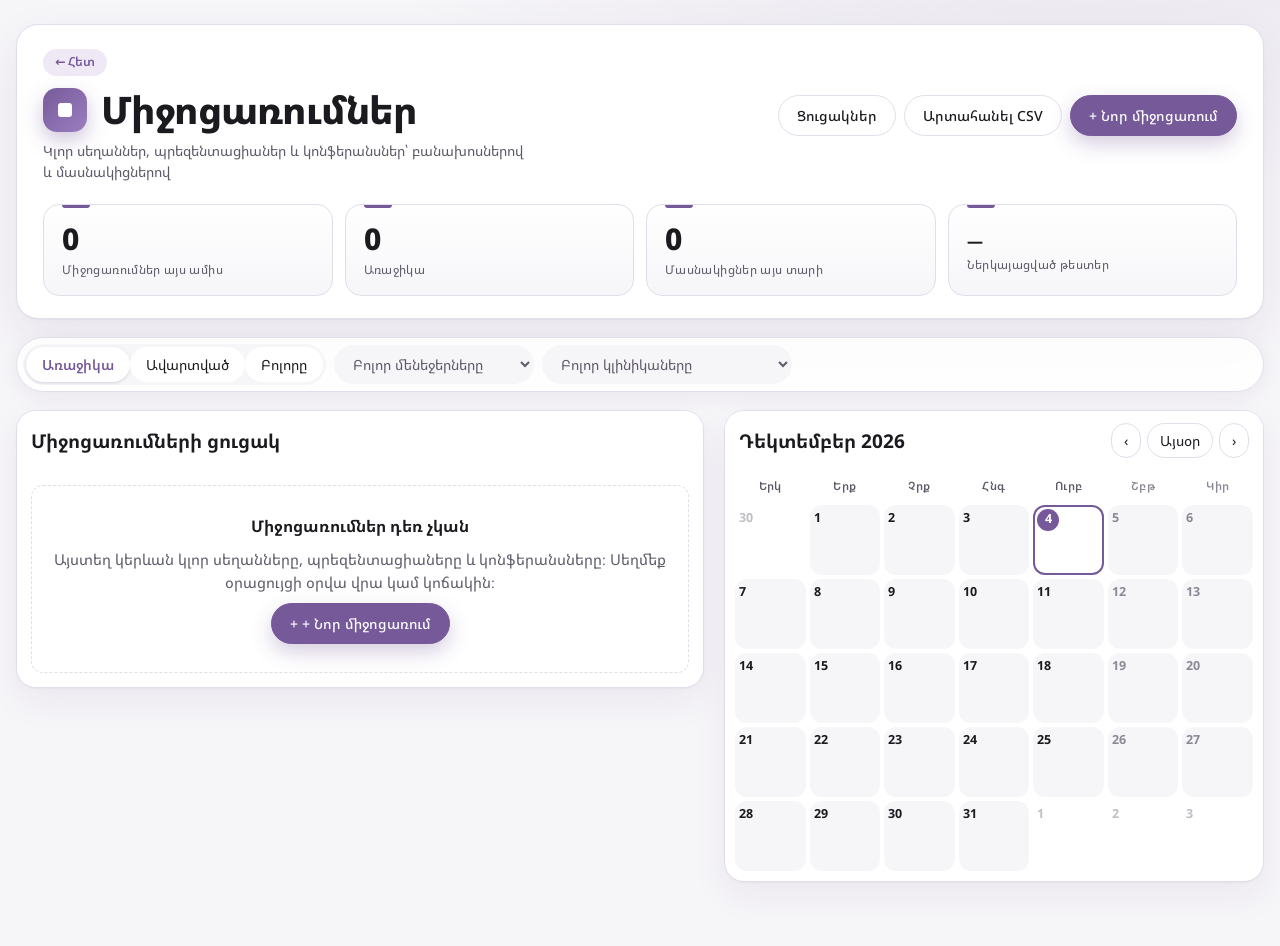
<file: new-style/mijocarum.html>
<!doctype html>
<html lang="hy">
<head>
<meta charset="utf-8">
<meta name="viewport" content="width=device-width,initial-scale=1">
<title>Prom-Test միջոցառումներ</title>
<link rel="preconnect" href="https://fonts.googleapis.com">
<link rel="stylesheet" href="https://fonts.googleapis.com/css2?family=Noto+Sans+Armenian:wght@400;500;600;700;800&family=IBM+Plex+Mono:wght@500&display=swap">
<link rel="stylesheet" href="mijocarum.css">
<link rel="stylesheet" href="modern.css">
</head>
<body class="modern">
<div class="wrap">
  <section class="m-hero">
  <header>
    <div>
      <a class="brand" href="index.html">← Հետ</a>
      <div class="mode" id="mode">Բեռնվում է…</div>
      <h1><span class="m-ico sq" aria-hidden="true"><i></i></span>Միջոցառումներ</h1>
      <p class="sub" id="subline">Կլոր սեղաններ, պրեզենտացիաներ և կոնֆերանսներ՝ բանախոսներով և մասնակիցներով</p>
    </div>
    <div class="actions">
      <button id="listsBtn" type="button">Ցուցակներ</button>
      <button id="exportBtn" type="button">Արտահանել CSV</button>
      <button id="addBtn" class="primary" type="button">Նոր միջոցառում</button>
    </div>
  </header>


  <section class="summary" id="summary" aria-label="Ամփոփում"></section>
  </section>
  <div class="reps" id="reps" role="group" aria-label="Մենեջերներ" hidden></div>

  <div class="toolbar m-bar">
    <input id="q" type="hidden" value=""><!-- որոնումը հանված է -->
    <div class="seg" role="group" aria-label="Կարգավիճակ">
      <button type="button" data-f="active" aria-pressed="true">Առաջիկա</button>
      <button type="button" data-f="done" aria-pressed="false">Ավարտված</button>
      <button type="button" data-f="all" aria-pressed="false">Բոլորը</button>
    </div>
    <select id="repSel" aria-label="Մենեջեր"><option value="">Բոլոր մենեջերները</option></select>
    <select id="clinicF" aria-label="Կլինիկա"><option value="">Բոլոր կլինիկաները</option></select>
  </div>

<div class="split">
  <div class="split-list">
    <h2 class="listhead" id="listHead">Միջոցառումների ցուցակ</h2>
    <main id="list"></main>
  </div>
  <div class="split-cal">
  <section class="cal" id="cal" aria-label="Օրացույց">
    <div class="cal-h">
      <h2 id="calTitle">—</h2>
      <p class="hint" id="calHint">Սեղմեք օրվա վրա՝ նոր այց ավելացնելու, կամ այցի վրա՝ բացելու համար</p>
      <div class="cal-nav"><button type="button" id="calPrev" aria-label="Նախորդ ամիս">‹</button><button type="button" id="calToday">Այսօր</button><button type="button" id="calNext" aria-label="Հաջորդ ամիս">›</button></div>
    </div>
    <div class="cal-g" id="calGrid"></div>
  </section>
  </div>
  </div>


</div>

<div class="overlay" id="overlay" hidden>
  <form class="panel" id="form" data-kind="visit" novalidate>
    <div class="row"><h3 id="formTitle">Նոր այց</h3><button type="button" id="closeBtn" aria-label="Փակել">✕</button></div>
    <div class="grid3">
      <label>Ամսաթիվ *<input id="f_date" class="date-in" placeholder="օր.ամիս.տարի" inputmode="numeric" autocomplete="off" required></label>
      <label>Ժամ<input id="f_time" placeholder="օր.՝ 11:30"></label>
      <label>Մենեջեր<select id="f_rep"></select></label>
    </div>
    <div class="grid2 only-event">
      <label>Միջոցառման տեսակ *<select id="f_etype"></select></label>
      <label>Մասնակիցների թիվ<input id="f_part" inputmode="numeric" placeholder="օր.՝ 25"></label>
    </div>
    <label class="only-event">Միջոցառման անվանում<input id="f_ename" placeholder="օր.՝ Կլոր սեղան գինեկոլոգների հետ"></label>
    <label class="only-event">Կազմակերպություն (ընկերություն)<select id="f_org"></select></label>
    <label><span id="clinicLbl">Կլինիկա *</span><select id="f_clinic"></select></label>
    <label class="only-event">Բանախոս<input id="f_speaker" placeholder="Անուն, ազգանուն"></label>
    <label class="only-visit">Բժիշկներ <span class="hint">ամեն անուն՝ նոր տողից</span><textarea id="f_docs" rows="2"></textarea></label>
    <div class="field msel-wrap"><span id="testsLbl">Քննարկված թեստեր</span><button type="button" id="f_testsBtn" class="msel-btn ph" aria-haspopup="true" aria-expanded="false">— Ընտրել —</button><div id="f_tests" class="msel-pop" role="group" aria-labelledby="testsLbl" hidden></div></div>

    <div class="sec">Արդյունք</div>
    <label>Թեմա<textarea id="f_topic" rows="2"></textarea></label>
    <label class="only-visit">Պայմանավորվածություն<textarea id="f_agree" rows="2"></textarea></label>
    <div class="field msel-wrap only-visit"><span id="objLbl">Առարկություններ</span><button type="button" id="f_objBtn" class="msel-btn ph" aria-haspopup="true" aria-expanded="false">— Ընտրել —</button><div id="f_obj" class="msel-pop" role="group" aria-labelledby="objLbl" hidden></div></div>
    <label>Նշումներ<textarea id="f_notes" rows="2"></textarea></label>
    <div class="field"><span>Կարգավիճակ</span>
      <div class="statusseg" role="group" aria-label="Կարգավիճակ">
        <button type="button" data-s="open" aria-pressed="true">Բաց</button>
        <button type="button" data-s="done" aria-pressed="false">Ավարտված</button>
      </div>
    </div>
    <div id="confirmBox" class="confirm" hidden><span id="delQ">Ջնջե՞լ այս այցը։</span> <button type="button" id="yesDel" class="danger">Այո, ջնջել</button><button type="button" id="noDel">Չեղարկել</button></div>
    <div class="row">
      <button type="button" id="delBtn" class="danger" hidden>Ջնջել</button>
      <span></span>
      <div class="actions"><button type="button" id="cancelBtn">Չեղարկել</button><button type="submit" id="saveBtn" class="primary">Պահպանել</button></div>
    </div>
  </form>
</div>

<div class="overlay" id="listsOverlay" hidden>
  <div class="panel" role="dialog" aria-labelledby="listsTitle">
    <div class="row"><h3 id="listsTitle">Ցուցակներ</h3><button type="button" id="listsClose" aria-label="Փակել">✕</button></div>
    <p class="hint">Այս անունները հայտնվում են այցի ձևում՝ ընտրելու համար։ Փոփոխությունները պահպանվում են անմիջապես։</p>
    <div id="listsBody" style="display:grid;gap:16px"></div>
    <button type="button" id="harvestBtn">Ավելացնել միջոցառումներում արդեն օգտագործված անունները</button>
  </div>
</div>
<div class="toast" id="toast" hidden></div>
<script src="mijocarum.js"></script>
<script>
/* մենեջերները՝ select-ով */
(function(){
  const sel=document.getElementById("repSel");
  function fill(){
    const rc={}; visits.forEach(v=>{if(v.rep&&(v.kind||"visit")===PAGE&&status(v)!=="done")rc[v.rep]=(rc[v.rep]||0)+1});
    const reps=(a=>{const m=new Map(); a.forEach(x=>{const n=String(x||"").replace(/\s+/g," ").trim(); if(n&&!m.has(n.toLowerCase()))m.set(n.toLowerCase(),n)}); return [...m.values()]})([...L("reps"),...visits.map(v=>v.rep)]);
    sel.innerHTML='<option value="">Բոլոր մենեջերները</option>'+reps.map(r=>`<option value="${esc(r)}"${repF===r?" selected":""}>${esc(r)} (${rc[r]||0})</option>`).join("");
    document.body.classList.toggle("by-person",!!repF);
  }
  const orig=render; render=function(){orig(); fill()};
  sel.addEventListener("change",()=>{repF=sel.value; render()});
  fill();
})();
</script>
</body>
</html>
</file>
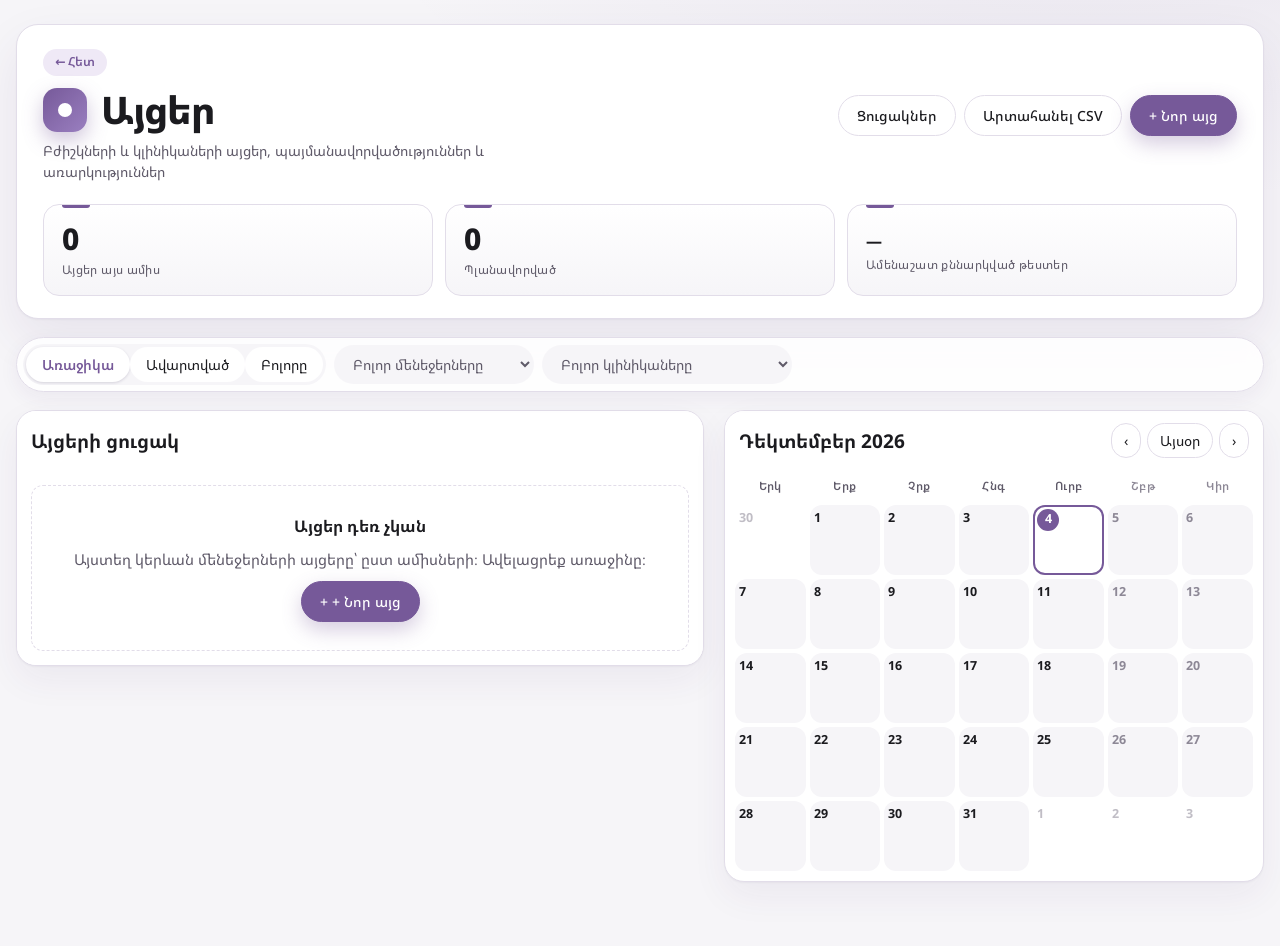
<file: new-style/vizit.html>
<!doctype html>
<html lang="hy">
<head>
<meta charset="utf-8">
<meta name="viewport" content="width=device-width,initial-scale=1">
<title>Prom-Test այցեր</title>
<link rel="preconnect" href="https://fonts.googleapis.com">
<link rel="stylesheet" href="https://fonts.googleapis.com/css2?family=Noto+Sans+Armenian:wght@400;500;600;700;800&family=IBM+Plex+Mono:wght@500&display=swap">
<link rel="stylesheet" href="vizit.css">
<link rel="stylesheet" href="modern.css">
</head>
<body class="modern">
<div class="wrap">
  <section class="m-hero">
  <header>
    <div>
      <a class="brand" href="index.html">← Հետ</a>
      <!-- <div class="mode" id="mode">Բեռնվում է…</div> -->
      <h1><span class="m-ico" aria-hidden="true"><i></i></span>Այցեր</h1>
      <p class="sub" id="subline">Բժիշկների և կլինիկաների այցեր, պայմանավորվածություններ և առարկություններ</p>
    </div>
    <div class="actions">
      <button id="listsBtn" type="button">Ցուցակներ</button>
      <button id="exportBtn" type="button">Արտահանել CSV</button>
      <button id="addBtn" class="primary" type="button">Նոր այց</button>
    </div>
  </header>


  <section class="summary" id="summary" aria-label="Ամփոփում"></section>
  </section>
  <div class="reps" id="reps" role="group" aria-label="Մենեջերներ" hidden></div>

  <div class="toolbar m-bar">
    <input id="q" type="hidden" value=""><!-- որոնումը հանված է -->
    <div class="seg" role="group" aria-label="Կարգավիճակ">
      <button type="button" data-f="active" aria-pressed="true">Առաջիկա</button>
      <button type="button" data-f="done" aria-pressed="false">Ավարտված</button>
      <button type="button" data-f="all" aria-pressed="false">Բոլորը</button>
    </div>
    <select id="repSel" aria-label="Մենեջեր"><option value="">Աշխատակից</option></select>
    <select id="clinicF" aria-label="Կլինիկա"><option value="">Բոլոր կլինիկաները</option></select>
  </div>

<div class="split">
  <div class="split-list">
    <h2 class="listhead" id="listHead">Այցերի ցուցակ</h2>
    <main id="list"></main>
  </div>
  <div class="split-cal">
  <section class="cal" id="cal" aria-label="Օրացույց">
    <div class="cal-h">
      <h2 id="calTitle">—</h2>
      <p class="hint" id="calHint">Սեղմեք օրվա վրա՝ նոր այց ավելացնելու, կամ այցի վրա՝ բացելու համար</p>
      <div class="cal-nav"><button type="button" id="calPrev" aria-label="Նախորդ ամիս">‹</button><button type="button" id="calToday">Այսօր</button><button type="button" id="calNext" aria-label="Հաջորդ ամիս">›</button></div>
    </div>
    <div class="cal-g" id="calGrid"></div>
  </section>
  </div>
  </div>


</div>

<div class="overlay" id="overlay" hidden>
  <form class="panel" id="form" data-kind="visit" novalidate>
    <div class="row"><h3 id="formTitle">Նոր այց</h3><button type="button" id="closeBtn" aria-label="Փակել">✕</button></div>
    <div class="grid3">
      <label>Ամսաթիվ *<input id="f_date" class="date-in" placeholder="օր.ամիս.տարի" inputmode="numeric" autocomplete="off" required></label>
      <label>Ժամ<input id="f_time" placeholder="օր.՝ 11:30"></label>
      <label>Աշխատակից<select id="f_rep"></select></label>
    </div>
    <div class="grid2 only-event">
      <label>Միջոցառման տեսակ *<select id="f_etype"></select></label>
      <label>Մասնակիցների թիվ<input id="f_part" inputmode="numeric" placeholder="օր.՝ 25"></label>
    </div>
    <label class="only-event">Միջոցառման անվանում<input id="f_ename" placeholder="օր.՝ Կլոր սեղան գինեկոլոգների հետ"></label>
    <label><span id="clinicLbl">Կլինիկա *</span><select id="f_clinic"></select></label>
    <label class="only-event">Բանախոս<input id="f_speaker" placeholder="Անուն, ազգանուն"></label>
    <label class="only-visit">Բժիշկներ <span class="hint">ամեն անուն՝ նոր տողից</span><textarea id="f_docs" rows="2"></textarea></label>
    <div class="field msel-wrap"><span id="testsLbl">Քննարկված թեստեր</span><button type="button" id="f_testsBtn" class="msel-btn ph" aria-haspopup="true" aria-expanded="false">— Ընտրել —</button><div id="f_tests" class="msel-pop" role="group" aria-labelledby="testsLbl" hidden></div></div>

    <div class="sec">Արդյունք</div>
    <label>Թեմա<textarea id="f_topic" rows="2"></textarea></label>
    <label class="only-visit">Պայմանավորվածություն<textarea id="f_agree" rows="2"></textarea></label>
    <div class="field msel-wrap only-visit"><span id="objLbl">Առարկություններ</span><button type="button" id="f_objBtn" class="msel-btn ph" aria-haspopup="true" aria-expanded="false">— Ընտրել —</button><div id="f_obj" class="msel-pop" role="group" aria-labelledby="objLbl" hidden></div></div>
    <label>Նշումներ<textarea id="f_notes" rows="2"></textarea></label>
    <div class="field"><span>Կարգավիճակ</span>
      <div class="statusseg" role="group" aria-label="Կարգավիճակ">
        <button type="button" data-s="open" aria-pressed="true">Բաց</button>
        <button type="button" data-s="done" aria-pressed="false">Ավարտված</button>
      </div>
    </div>
    <div id="confirmBox" class="confirm" hidden><span id="delQ">Ջնջե՞լ այս այցը։</span> <button type="button" id="yesDel" class="danger">Այո, ջնջել</button><button type="button" id="noDel">Չեղարկել</button></div>
    <div class="row">
      <button type="button" id="delBtn" class="danger" hidden>Ջնջել</button>
      <span></span>
      <div class="actions"><button type="button" id="cancelBtn">Չեղարկել</button><button type="submit" id="saveBtn" class="primary">Պահպանել</button></div>
    </div>
  </form>
</div>

<div class="overlay" id="listsOverlay" hidden>
  <div class="panel" role="dialog" aria-labelledby="listsTitle">
    <div class="row"><h3 id="listsTitle">Ցուցակներ</h3><button type="button" id="listsClose" aria-label="Փակել">✕</button></div>
    <p class="hint">Այս անունները հայտնվում են այցի ձևում՝ ընտրելու համար։ Փոփոխությունները պահպանվում են անմիջապես։</p>
    <div id="listsBody" style="display:grid;gap:16px"></div>
    <button type="button" id="harvestBtn">Ավելացնել այցերում արդեն օգտագործված անունները</button>
  </div>
</div>
<div class="toast" id="toast" hidden></div>
<script src="vizit.js"></script>
<script>
/* մենեջերները՝ select-ով */
(function(){
  const sel=document.getElementById("repSel");
  function fill(){
    const rc={}; visits.forEach(v=>{if(v.rep&&(v.kind||"visit")==="visit"&&status(v)!=="done")rc[v.rep]=(rc[v.rep]||0)+1});
    const reps=(a=>{const m=new Map(); a.forEach(x=>{const n=String(x||"").replace(/\s+/g," ").trim(); if(n&&!m.has(n.toLowerCase()))m.set(n.toLowerCase(),n)}); return [...m.values()]})([...L("reps"),...visits.map(v=>v.rep)]);
    sel.innerHTML='<option value="">Բոլոր մենեջերները</option>'+reps.map(r=>`<option value="${esc(r)}"${repF===r?" selected":""}>${esc(r)} (${rc[r]||0})</option>`).join("");
    document.body.classList.toggle("by-person",!!repF);
  }
  const orig=render; render=function(){orig(); fill()};
  sel.addEventListener("change",()=>{repF=sel.value; render()});
  fill();
})();
</script>
</body>
</html>
</file>
<file: base.css>
/* Prom-Test CRM — новый дизайн (визиты + мероприятия + календарь) */
/* Layout: same system as «Prom-Test միջոցառումներ» — summary strip, toolbar, month-grouped visit timeline; edit panel pops over */
:root{
  --mark:#b0b0d8; --mark-ink:#1b1b1f;
  --bg:#f6f5f8; --surface:#ffffff; --ink:#1b1b1f; --muted:#5f5a69; --line:#e2dde9;
  --accent:#765999; --accent-ink:#ffffff; --accent-soft:#efe9f6;
  --ok:#1f7a55; --ok-soft:#e1f2ea; --warn:#9a5b00; --warn-soft:#fbefd9; --bad:#b03a48; --bad-soft:#fbe6e9; --past:#8d8896;
  --f-display:"Noto Sans Armenian","Arial Black",system-ui,sans-serif;
  --f-body:"Noto Sans Armenian","Segoe UI",system-ui,sans-serif;
  --f-mono:"IBM Plex Mono",ui-monospace,Menlo,monospace;
}
@media (prefers-color-scheme: dark){:root:not([data-theme="light"]){
  --bg:#141218; --surface:#1d1a23; --ink:#ecebf0; --muted:#a39dae; --line:#302b39;
  --accent:#b59bd8; --accent-ink:#1a1222; --accent-soft:#2e2540;
  --ok:#5fc797; --ok-soft:#173327; --warn:#e9b25a; --warn-soft:#3a2c14; --bad:#f08a96; --bad-soft:#3d1a20; --past:#77727f; color-scheme:dark}}
:root[data-theme="dark"]{
  --bg:#141218; --surface:#1d1a23; --ink:#ecebf0; --muted:#a39dae; --line:#302b39;
  --accent:#b59bd8; --accent-ink:#1a1222; --accent-soft:#2e2540;
  --ok:#5fc797; --ok-soft:#173327; --warn:#e9b25a; --warn-soft:#3a2c14; --bad:#f08a96; --bad-soft:#3d1a20; --past:#77727f; color-scheme:dark}
*{box-sizing:border-box}
[hidden]{display:none!important}
html,body{margin:0}
body{background:var(--bg);color:var(--ink);font-family:var(--f-body);font-size:15px;line-height:1.5}
.wrap{max-width:1020px;margin:0 auto;padding-inline:16px;padding-block:28px 64px;display:grid;gap:22px}
header{display:flex;flex-wrap:wrap;align-items:flex-end;justify-content:space-between;gap:12px}
h1{font-family:var(--f-display);font-weight:800;letter-spacing:-.01em;font-size:clamp(24px,4vw,32px);margin:0;line-height:1.15;text-wrap:balance}
.sub{color:var(--muted);margin: 20px 0 0;font-size:14px}
.mode{font-family:var(--f-mono);font-size:11px;letter-spacing:.06em;text-transform:uppercase;color:var(--muted)}
.actions{display:flex;flex-wrap:wrap;gap:8px}
button{font:inherit;font-size:14px;border-radius:8px;border:1px solid var(--line);background:var(--surface);color:var(--ink);padding:8px 14px;cursor:pointer}
button:hover{border-color:var(--muted)}
button:focus-visible,input:focus-visible,select:focus-visible,textarea:focus-visible{outline:2px solid var(--accent);outline-offset:2px}
.primary{background:var(--accent);color:var(--accent-ink);border-color:var(--accent);font-weight:600}
.primary:hover{border-color:var(--ink)}
.danger{color:var(--bad);border-color:var(--bad)}
.okbtn{color:var(--ok);border-color:var(--ok)}
.summary{display:grid;grid-template-columns:repeat(auto-fit,minmax(150px,1fr));gap:1px;background:var(--line);border:1px solid var(--line);border-radius:12px;overflow:hidden}
.stat{background:var(--surface);padding:14px 16px;min-width:0}
.stat b{display:block;font-size:26px;font-variant-numeric:tabular-nums;line-height:1.2}
.stat b small{font-size:14px;font-weight:600;color:var(--muted)}
.stat span{font-size:12px;color:var(--muted);letter-spacing:.03em}
.stat.alert b{color:var(--bad)}
.stat.top b{font-size:16px;font-weight:600;line-height:1.35;padding-top:5px}
.reps{display:flex;flex-wrap:wrap;gap:8px}
.rep{display:inline-flex;align-items:center;gap:8px;padding:5px 12px 5px 5px;border-radius:999px;border:1px solid var(--line);background:var(--surface);font-size:13.5px}
.rep[aria-pressed=true]{border-color:var(--accent);background:var(--accent-soft)}
.av{width:26px;height:26px;border-radius:50%;display:inline-grid;place-items:center;font-size:12px;font-weight:700;color:#fff;flex:none}
.rep em{font-style:normal;color:var(--muted);font-variant-numeric:tabular-nums}
.toolbar{display:flex;flex-wrap:wrap;gap:8px;align-items:center}
.toolbar input[type=search]{flex:1 1 220px;min-width:0}
input,select,textarea{font:inherit;font-size:14px;color:var(--ink);background:var(--surface);border:1px solid var(--line);border-radius:8px;padding:8px 10px;width:100%}
.toolbar select{width:auto;max-width:100%}
.seg{display:inline-flex;border:1px solid var(--line);border-radius:8px;overflow:hidden}
.seg button{border:0;border-radius:0;padding:7px 12px}
.seg button[aria-pressed=true]{background:var(--mark);color:var(--mark-ink);font-weight:600}
.month{display:grid;gap:8px}
.month h2{font-family:var(--f-display);font-size:17px;margin:6px 0 0;display:flex;flex-wrap:wrap;gap:8px;align-items:baseline}
.month h2 small{font-family:var(--f-body);font-size:12px;color:var(--muted);font-weight:400}
.ev{display:grid;grid-template-columns:64px 1fr auto;gap:14px;align-items:start;background:var(--surface);border:1px solid var(--line);border-radius:10px;padding:12px 14px;cursor:pointer;text-align:left;width:100%}
.ev:hover{border-color:var(--muted)}
.ev.done{opacity:.78}
.date{text-align:center;border-right:1px solid var(--line);padding-right:12px}
.date b{display:block;font-size:22px;line-height:1.1;font-variant-numeric:tabular-nums}
.date span{font-size:12px;color:var(--muted)}
.body{min-width:0;display:grid;gap:4px}
.title{font-weight:600;font-size:15.5px;line-height:1.35;display:flex;flex-wrap:wrap;gap:4px 10px;align-items:baseline}
.title small{font-weight:400;font-size:13px;color:var(--muted)}
.meta{color:var(--muted);font-size:13px;display:flex;flex-wrap:wrap;gap:4px 14px;align-items:center}
.meta .av{width:20px;height:20px;font-size:10px}
.who{display:inline-flex;align-items:center;gap:6px}
.line{font-size:13.5px;color:var(--ink);overflow-wrap:anywhere}
.line i{font-style:normal;color:var(--muted)}
.chips{display:flex;flex-wrap:wrap;gap:6px;margin-top:2px}
.chip{font-size:12px;border-radius:999px;padding:2px 9px;background:var(--bg);border:1px solid var(--line);color:var(--muted)}
.chip.test{background:var(--accent-soft);color:var(--accent);border-color:transparent;font-weight:500}
.chip.obj{background:var(--warn-soft);color:var(--warn);border-color:transparent}
.state{font-size:12px;font-weight:600;border-radius:6px;padding:3px 8px;white-space:nowrap}
.state.plan{background:var(--accent-soft);color:var(--accent)}
.state.today{background:var(--mark);color:var(--mark-ink)}
.state.late{background:var(--bad-soft);color:var(--bad)}
.state.done{background:var(--ok-soft);color:var(--ok)}
@media (max-width:560px){.ev{grid-template-columns:52px 1fr}.ev .state{grid-column:2;justify-self:start}}
/* month calendar — the working centre of the page */
.cal{background:var(--surface);border:1px solid var(--line);border-radius:12px;overflow:hidden}
.cal-h{display:flex;flex-wrap:wrap;gap:8px;align-items:center;justify-content:space-between;padding:12px 14px;border-bottom:1px solid var(--line)}
.cal-h h2{font-family:var(--f-display);font-size:19px;margin:0}
.cal-h .hint{flex:1 1 200px;text-align:center}
.cal-nav{display:flex;gap:6px}
.cal-nav button{padding:6px 12px}
.cal-g{display:grid;grid-template-columns:repeat(7,minmax(0,1fr))}
.cal-wd{font-size:11.5px;color:var(--muted);text-align:center;padding:6px 0;border-bottom:1px solid var(--line);letter-spacing:.03em}
.cal-wd.we{color:var(--past)}
.day{min-height:104px;min-width:0;border-right:1px solid var(--line);border-bottom:1px solid var(--line);padding:5px;display:flex;flex-direction:column;gap:3px;cursor:pointer;background:var(--surface);text-align:left;font:inherit;color:var(--ink);border-radius:0;border-top:0;border-left:0}
.day:nth-child(7n){border-right:0}
.day:hover{background:var(--accent-soft)}
.day.out{background:var(--bg);color:var(--past)}
.day.we .dn{color:var(--past)}
.dn{font-size:12.5px;font-weight:600;font-variant-numeric:tabular-nums;display:flex;justify-content:space-between;align-items:center}
.day.today .dn b{background:var(--accent);color:var(--accent-ink);border-radius:999px;min-width:22px;height:22px;display:inline-grid;place-items:center;padding:0 5px}
.dn .plus{opacity:0;color:var(--accent);font-size:15px;line-height:1}
.day:hover .plus,.day:focus-visible .plus{opacity:1}
.pill{display:flex;align-items:center;gap:5px;font-size:11.5px;line-height:1.3;padding:2px 6px;border-radius:5px;background:var(--bg);border:1px solid var(--line);white-space:nowrap;overflow:hidden;text-overflow:ellipsis;cursor:pointer;color:var(--ink)}
.pill:hover{border-color:var(--muted)}
.pill .dot{width:8px;height:8px;border-radius:50%;flex:none}
.pill span{overflow:hidden;text-overflow:ellipsis}
.pill.late{background:var(--bad-soft);border-color:transparent;color:var(--bad)}
.pill.done{color:var(--muted);text-decoration:line-through;text-decoration-color:var(--line)}
.more{font-size:11px;color:var(--muted);padding-left:4px}
.tabs{display:flex;gap:4px;border-bottom:1px solid var(--line);margin-top:-6px;overflow-x:auto}
.tabs button{border:0;border-radius:8px 8px 0 0;background:none;padding:10px 16px 9px;font-size:15.5px;font-weight:600;color:var(--muted);border-bottom:2.5px solid transparent;margin-bottom:-1px;display:flex;align-items:center;gap:8px;white-space:nowrap}
.tabs button:hover{color:var(--ink)}
.tabs button[aria-selected=true]{color:var(--accent);border-bottom-color:var(--accent)}
.tabs button em{font-style:normal;font-size:12px;font-weight:600;background:var(--accent-soft);color:var(--accent);border-radius:999px;padding:1px 8px;font-variant-numeric:tabular-nums}
.pill.event{background:var(--accent);border-color:var(--accent);color:var(--accent-ink)}
.pill.event .dot{background:var(--accent-ink)!important;border-radius:2px;transform:rotate(45deg);width:7px;height:7px}
.pill.event.done{opacity:.6}
.chip.kind{background:var(--accent);color:var(--accent-ink);border-color:transparent;font-weight:600}
#form[data-kind=event] .only-visit,#form[data-kind=visit] .only-event{display:none!important}
@media (max-width:640px){.pill.event{background:none;border:0}.pill.event .dot{background:var(--accent)!important}}
.listhead{font-family:var(--f-display);font-size:19px;margin:4px 0 -8px}
@media (max-width:640px){
  .day{min-height:58px;padding:4px 3px}
  .pill{padding:0;border:0;background:none;width:9px;height:9px;display:inline-block}
  .pill span{display:none}
  .pill .dot{width:9px;height:9px}
  .pill.late .dot{box-shadow:0 0 0 2px var(--bad-soft),0 0 0 3px var(--bad)}
  .pills{display:flex;flex-wrap:wrap;gap:4px}
  .more{padding:0}
}
.empty{background:var(--surface);border:1px dashed var(--line);border-radius:12px;padding:28px 20px;text-align:center;color:var(--muted);display:grid;gap:10px;justify-items:center}
.empty strong{color:var(--ink);font-size:16px}
.overlay{position:fixed;inset:0;background:rgb(20 12 35 / .45);backdrop-filter:blur(2px);display:flex;justify-content:center;align-items:center;padding:24px 16px;z-index:10}
.panel{background:var(--surface);width:min(660px,100%);max-height:calc(100vh - 48px);overflow:auto;padding:22px 24px calc(24px + env(safe-area-inset-bottom,0px));display:grid;gap:14px;align-content:start;border:1px solid var(--line);border-radius:16px;box-shadow:0 2px 6px rgb(30 15 60 / .10),0 24px 64px rgb(30 15 60 / .28)}
@media (prefers-reduced-motion:no-preference){.overlay:not([hidden]) .panel{animation:pop .18s ease-out}@keyframes pop{from{transform:translateY(10px) scale(.98)}to{transform:none}}}
.panel h3{font-family:var(--f-display);margin:0;font-size:20px}
.sec{font-family:var(--f-mono);font-size:11px;letter-spacing:.08em;text-transform:uppercase;color:var(--muted);border-top:1px solid var(--line);padding-top:12px;margin-top:2px}
.grid2{display:grid;grid-template-columns:1fr 1fr;gap:12px}
.grid3{display:grid;grid-template-columns:1fr 1fr 1fr;gap:12px}
@media (max-width:520px){.grid2,.grid3{grid-template-columns:1fr}}
label{display:grid;gap:4px;font-size:12.5px;color:var(--muted);letter-spacing:.02em;position:relative}
.row{display:flex;flex-wrap:wrap;gap:8px;justify-content:space-between;align-items:center}
.confirm{background:var(--bad-soft);border-radius:8px;padding:10px 12px;display:flex;flex-wrap:wrap;gap:8px;align-items:center;font-size:14px}
.toast{position:fixed;left:50%;transform:translateX(-50%);bottom:calc(20px + env(safe-area-inset-bottom,0px));background:var(--ink);color:var(--bg);padding:10px 16px;border-radius:8px;font-size:14px;z-index:20;max-width:calc(100% - 32px)}
.hint{font-size:12.5px;color:var(--muted);margin:0}
.statusseg{display:flex;flex-wrap:wrap;gap:6px}
.statusseg button{padding:6px 12px;font-size:13px}
.statusseg button[aria-pressed=true][data-s=open]{background:var(--warn-soft);color:var(--warn);border-color:transparent;font-weight:600}
.statusseg button[aria-pressed=true][data-s=done]{background:var(--ok-soft);color:var(--ok);border-color:transparent;font-weight:600}
/* multi-select dropdowns */
.msel-wrap{position:relative}
.msel-btn{width:100%;text-align:left;font-size:14px;padding:8px 30px 8px 10px;border-radius:8px;border:1px solid var(--line);background:var(--surface);color:var(--ink);position:relative;white-space:nowrap;overflow:hidden;text-overflow:ellipsis}
.msel-btn::after{content:"";position:absolute;right:12px;top:50%;width:7px;height:7px;border-right:1.6px solid var(--muted);border-bottom:1.6px solid var(--muted);transform:translateY(-70%) rotate(45deg)}
.msel-btn.ph{color:var(--muted)}
.msel-btn:disabled{opacity:.7;cursor:default}
.msel-pop{position:absolute;top:100%;left:0;right:0;z-index:30;margin-top:4px;background:var(--surface);border:1px solid var(--line);border-radius:10px;box-shadow:0 12px 32px rgb(20 10 40 / .22);padding:6px;display:grid;grid-template-columns:repeat(auto-fill,minmax(150px,1fr));gap:2px;max-height:260px;overflow:auto}
.msel-pop .check{padding:8px 10px;border-radius:6px}
.msel-pop .check:hover{background:var(--accent-soft)}
.field{display:grid;gap:6px;font-size:12.5px;color:var(--muted);letter-spacing:.02em}
.check{display:flex;align-items:center;gap:6px;font-size:14px;color:var(--ink);letter-spacing:0;cursor:pointer}
.check input{width:auto;margin:0;accent-color:var(--accent)}
select:has(option[value=""]:checked){color:var(--muted)}
select option{color:var(--ink)}
/* date picker */
.dp{position:absolute;top:100%;left:0;z-index:30;margin-top:4px;background:var(--surface);border:1px solid var(--line);border-radius:10px;box-shadow:0 12px 32px rgb(20 10 40 / .22);padding:10px;width:272px;max-width:calc(100vw - 48px);color:var(--ink);letter-spacing:0;font-size:14px}
.dp-h{display:flex;align-items:center;justify-content:space-between;margin-bottom:6px}
.dp-h b{font-weight:600}
.dp-nav{border:0;background:none;font-size:20px;line-height:1;padding:4px 12px}
.dp-g{display:grid;grid-template-columns:repeat(7,1fr);gap:2px;text-align:center}
.dp-g i{font-style:normal;font-size:11px;color:var(--muted);padding:4px 0}
.dp-d{border:0;background:none;padding:7px 0;border-radius:6px;font-size:13px;font-variant-numeric:tabular-nums;color:var(--ink)}
.dp-d:hover{background:var(--accent-soft)}
.dp-d.today{box-shadow:inset 0 0 0 1px var(--accent);font-weight:600}
.dp-d.sel{background:var(--accent);color:var(--accent-ink)}
.dp-f{display:flex;justify-content:space-between;margin-top:8px}
.dp-f button{font-size:12.5px;padding:5px 10px}
/* lists manager */
.chip.edit{display:inline-flex;align-items:center;gap:2px;color:var(--ink);font-size:13px;padding:3px 4px 3px 10px}
.chip.edit button{border:0;background:none;padding:0 6px;font-size:12px;color:var(--muted);line-height:1.4;border-radius:999px}
.chip.edit button:hover{color:var(--bad)}
.listsec{display:grid;gap:10px;border-top:1px solid var(--line);padding-top:14px}
.listsec h4{margin:0;font-size:14.5px;display:flex;gap:8px;align-items:baseline}
.listsec h4 small{font-weight:400;color:var(--muted);font-size:12px}
.addrow{display:flex;gap:8px}
.addrow input{flex:1;min-width:0}

.brand{display:inline-block;font-size:13px;font-weight:600;color:var(--accent);text-decoration:none;margin-bottom:6px}
.brand:hover{text-decoration:underline}
#mode:empty{display:none}
</file>
<file: home.css>
/* Start page — Prom-Test brand: a purple chevron band echoing the logo's arrow, a grey dot field echoing its dotted star */
.home{min-height:100vh;display:grid;grid-template-rows:auto 1fr auto;background:var(--bg);position:relative;overflow:hidden}
.home::before{ /* dot field, low on the left (from the logo's dotted star) */
  content:"";position:absolute;bottom:40px;left:-30px;width:min(560px,80vw);height:360px;pointer-events:none;
  background-image:radial-gradient(circle,var(--dot) 1.5px,transparent 1.7px);background-size:14px 14px;
  -webkit-mask-image:radial-gradient(ellipse at 25% 75%,#000 20%,transparent 68%);mask-image:radial-gradient(ellipse at 25% 75%,#000 20%,transparent 68%)}
.globe{ /* globe from the logo, faint, top right */
  position:absolute;top:-110px;right:-90px;width:min(560px,80vw);height:auto;color:var(--accent);opacity:.12;pointer-events:none}
@media (max-width:600px){.globe{top:-70px;right:-110px;width:340px;opacity:.10}}
.home::after{ /* chevron band, left edge */
  content:"";position:absolute;left:0;top:0;bottom:0;width:10px;background:var(--accent)}
:root{--dot:#d6d1de}
@media (prefers-color-scheme: dark){:root:not([data-theme="light"]){--dot:#3a3446}}
:root[data-theme="dark"]{--dot:#3a3446}

.topbar{position:relative;z-index:1;display:flex;align-items:center;justify-content:space-between;gap:12px;flex-wrap:wrap;
  max-width:1120px;width:100%;margin:0 auto;padding-inline:28px;padding-block:20px}
.brandmark{display:flex;align-items:center;gap:14px;text-decoration:none;color:var(--ink);min-width:0}
.brandmark .chip-logo{background:#ffffff;border-radius:8px;padding:6px 10px;box-shadow:0 1px 0 var(--line),0 0 0 1px var(--line)}
.brandmark img{display:block;height:40px;width:auto}
.storage{font-family:var(--f-mono);font-size:11px;letter-spacing:.06em;text-transform:uppercase;color:var(--muted);display:flex;align-items:center;gap:8px}
.storage::before{content:"";width:8px;height:8px;border-radius:50%;background:var(--ok)}

.hero{position:relative;z-index:1;max-width:1120px;width:100%;margin:0 auto;padding-inline:28px;padding-block:24px 48px;
  display:grid;grid-template-columns:minmax(0,1.15fr) minmax(0,1fr);gap:48px;align-items:center}
@media (max-width:860px){.hero{grid-template-columns:1fr;gap:32px;padding-block:8px 40px}}
.hero-copy{display:grid;gap:18px;min-width:0}
.eyebrow{display:inline-flex;align-items:center;gap:10px;font-weight:700;font-size:15px;color:var(--accent)}
.eyebrow::before{content:"";width:28px;height:3px;background:var(--accent);border-radius:2px}
.hero h1{font-family:var(--f-display);font-weight:800;font-size:clamp(38px,5.4vw,62px);line-height:1;letter-spacing:-.02em;margin:0;text-wrap:balance}
.hero .lead{font-size:clamp(16px,1.6vw,19px);color:var(--muted);margin:0;max-width:44ch;line-height:1.55}
.cta{display:flex;flex-wrap:wrap;gap:10px;margin-top:6px}
.cta a{display:inline-flex;align-items:center;gap:8px;text-decoration:none;font-size:15.5px;font-weight:600;padding:13px 22px;border-radius:10px;border:1px solid var(--line);color:var(--ink);background:var(--surface)}
.cta a.primary{background:var(--accent);border-color:var(--accent);color:var(--accent-ink)}
.cta a:hover{border-color:var(--ink)}
.cta a:focus-visible{outline:2px solid var(--accent);outline-offset:2px}
.figures{display:flex;flex-wrap:wrap;gap:28px;margin-top:10px;padding-top:18px;border-top:1px solid var(--line)}
.figures div{font-size:13px;color:var(--muted)}
.figures b{display:block;font-size:30px;line-height:1.1;color:var(--ink);font-variant-numeric:tabular-nums;font-weight:800}

/* upcoming card */
.upcoming{background:var(--surface);border:1px solid var(--line);border-radius:16px;box-shadow:0 18px 48px rgb(60 30 100 / .10);overflow:hidden;min-width:0}
.upcoming header{display:flex;justify-content:space-between;align-items:baseline;gap:10px;padding:18px 20px 12px;border-bottom:1px solid var(--line)}
.upcoming h2{margin:0;font-size:16px;font-weight:700}
.upcoming header a{font-size:13px;color:var(--accent);text-decoration:none;font-weight:600}
.upcoming header a:hover{text-decoration:underline}
.up-list{list-style:none;margin:0;padding:0}
.up-list li{display:grid;grid-template-columns:70px 1fr;gap:14px;align-items:center;padding:14px 20px;border-bottom:1px solid var(--line)}
.up-list li:last-child{border-bottom:0}
.up-date{background:var(--accent-soft);color:var(--accent);border-radius:12px;text-align:center;padding:10px 0}
.up-date b{display:block;font-size:20px;line-height:1.1;font-variant-numeric:tabular-nums}
.up-date span{font-size:12.5px}
.up-body{min-width:0;display:grid;gap:2px}
.up-name{font-weight:600;font-size:14.5px;line-height:1.35;overflow-wrap:anywhere}
.up-meta{font-size:12.5px;color:var(--muted)}
.up-when{font-size:12px;font-weight:600;color:var(--accent)}
.up-empty{padding:28px 20px;color:var(--muted);font-size:14px;text-align:center}

/* organizations strip */
.orgs{position:relative;z-index:1;border-top:1px solid var(--line);background:var(--surface)}
.orgs-in{max-width:1120px;margin:0 auto;padding-inline:28px;padding-block:18px;display:flex;flex-wrap:wrap;align-items:center;gap:10px 22px}
.orgs-in{justify-content:center}
.orgs-in > span:empty{display:none}
.orgs-in ul{justify-content:center}
.orgs-in > span{font-size:12px;color:var(--muted);letter-spacing:.04em;text-transform:uppercase}
.orgs-in ul{list-style:none;margin:0;padding:0;display:flex;flex-wrap:wrap;gap:8px}
.orgs-in li{font-weight:700;font-size:14px;color:var(--ink);padding:5px 12px;border-radius:999px;border:1px solid var(--line)}
.orgs-in ul{align-items:center;gap:12px}
.orgs-in li.has-logo{padding:6px 12px;border-radius:10px;background:#ffffff;display:flex;align-items:center}
.org-logo{display:block;height:46px;width:auto;max-width:170px;object-fit:contain}
@media (prefers-reduced-motion:no-preference){
  .hero-copy,.upcoming{animation:rise .5s ease-out both}
  .upcoming{animation-delay:.08s}
  @keyframes rise{from{transform:translateY(8px)}to{transform:none}}
}

.order-note{margin:0;font-size:13px;color:var(--warn);background:var(--warn-soft);padding:8px 12px;border-radius:8px;max-width:52ch}
</file>
<file: masnakcutyun.css>
/* Layout: one working column — summary strip, toolbar, month-grouped timeline; edit panel slides over */
:root{
  /* Prom-Test brand: logo purple #765999, charcoal #1b1b1b, dot grey */
  --mark:#b0b0d8; --mark-ink:#1b1b1f;
  --bg:#f6f5f8; --surface:#ffffff; --ink:#1b1b1f; --muted:#5f5a69; --line:#e2dde9;
  --accent:#765999; --accent-ink:#ffffff; --accent-soft:#efe9f6;
  --ok:#1f7a55; --ok-soft:#e1f2ea; --warn:#9a5b00; --warn-soft:#fbefd9; --past:#8d8896;
  --f-display:"Noto Sans Armenian","Arial Black",system-ui,sans-serif;
  --f-body:"Noto Sans Armenian","Segoe UI",system-ui,sans-serif;
  --f-mono:"IBM Plex Mono",ui-monospace,Menlo,monospace;
}
@media (prefers-color-scheme: dark){:root:not([data-theme="light"]){
  --bg:#141218; --surface:#1d1a23; --ink:#ecebf0; --muted:#a39dae; --line:#302b39;
  --accent:#b59bd8; --accent-ink:#1a1222; --accent-soft:#2e2540;
  --ok:#5fc797; --ok-soft:#173327; --warn:#e9b25a; --warn-soft:#3a2c14; --past:#77727f; color-scheme:dark}}
:root[data-theme="dark"]{
  --bg:#141218; --surface:#1d1a23; --ink:#ecebf0; --muted:#a39dae; --line:#302b39;
  --accent:#b59bd8; --accent-ink:#1a1222; --accent-soft:#2e2540;
  --ok:#5fc797; --ok-soft:#173327; --warn:#e9b25a; --warn-soft:#3a2c14; --past:#77727f; color-scheme:dark}
*{box-sizing:border-box}
[hidden]{display:none!important}
html,body{margin:0}
body{background:var(--bg);color:var(--ink);font-family:var(--f-body);font-size:15px;line-height:1.5}
.wrap{max-width:980px;margin:0 auto;padding-inline:16px;padding-block:28px 64px;display:grid;gap:22px}
header{display:flex;flex-wrap:wrap;align-items:flex-end;justify-content:space-between;gap:12px}
h1{font-family:var(--f-display);font-weight:800;letter-spacing:-.01em;font-size:clamp(24px,4vw,32px);margin:0;line-height:1.15;text-wrap:balance}
.sub{color:var(--muted);margin:20px 0 0;font-size:14px}
.mode{font-family:var(--f-mono);font-size:11px;letter-spacing:.06em;text-transform:uppercase;color:var(--muted)}
.actions{display:flex;flex-wrap:wrap;gap:8px}
button,.btn{font:inherit;font-size:14px;border-radius:8px;border:1px solid var(--line);background:var(--surface);color:var(--ink);padding:8px 14px;cursor:pointer}
button:hover,.btn:hover{border-color:var(--muted)}
button:focus-visible,input:focus-visible,select:focus-visible,textarea:focus-visible{outline:2px solid var(--accent);outline-offset:2px}
.primary{background:var(--accent);color:var(--accent-ink);border-color:var(--accent);font-weight:600}
.primary:hover{border-color:var(--ink)}
.danger{color:var(--accent);border-color:var(--accent)}
.summary{display:grid;grid-template-columns:repeat(auto-fit,minmax(150px,1fr));gap:1px;background:var(--line);border:1px solid var(--line);border-radius:12px;overflow:hidden}
.stat{background:var(--surface);padding:14px 16px;min-width:0}
.stat b{display:block;font-size:26px;font-variant-numeric:tabular-nums;line-height:1.2}
.stat span{font-size:12px;color:var(--muted);letter-spacing:.03em}
.stat.next{grid-column:span 2}
.stat.next b{font-size:16px;font-weight:600;line-height:1.35}
@media (max-width:520px){.stat.next{grid-column:1/-1}}
.toolbar{display:flex;flex-wrap:wrap;gap:8px;align-items:center}
.toolbar input[type=search]{flex:1 1 220px;min-width:0}
input,select,textarea{font:inherit;font-size:14px;color:var(--ink);background:var(--surface);border:1px solid var(--line);border-radius:8px;padding:8px 10px;width:100%}
.toolbar select{width:auto}
.seg{display:inline-flex;border:1px solid var(--line);border-radius:8px;overflow:hidden}
.seg button{border:0;border-radius:0;padding:7px 12px}
.seg button[aria-pressed=true]{background:var(--mark);color:var(--mark-ink);font-weight:600}
.month{display:grid;gap:8px}
.month h2{font-family:var(--f-display);font-size:17px;margin:6px 0 0;display:flex;gap:8px;align-items:baseline}
.month h2 small{font-family:var(--f-body);font-size:12px;color:var(--muted);font-weight:400}
.ev{display:grid;grid-template-columns:64px 1fr auto;gap:14px;align-items:start;background:var(--surface);border:1px solid var(--line);border-radius:10px;padding:12px 14px;cursor:pointer;text-align:left;width:100%}
.ev:hover{border-color:var(--muted)}
.ev.past{opacity:.72}
.date{text-align:center;border-right:1px solid var(--line);padding-right:12px}
.date b{display:block;font-size:22px;line-height:1.1;font-variant-numeric:tabular-nums}
.date span{font-size:12px;color:var(--muted)}
.body{min-width:0;display:grid;gap:4px}
.title{font-weight:600;font-size:15.5px;line-height:1.35}
.meta{color:var(--muted);font-size:13px;display:flex;flex-wrap:wrap;gap:4px 14px}
.chips{display:flex;flex-wrap:wrap;gap:6px;margin-top:2px}
.chip{font-size:12px;border-radius:999px;padding:2px 9px;background:var(--bg);border:1px solid var(--line);color:var(--muted)}
.chip.warn{background:var(--warn-soft);color:var(--warn);border-color:transparent}
.state{font-size:12px;font-weight:600;border-radius:6px;padding:3px 8px;white-space:nowrap}
.state.up{background:var(--accent-soft);color:var(--accent)}
.state.now{background:var(--ok-soft);color:var(--ok)}
.state.past{color:var(--past);border:1px solid var(--line)}
@media (max-width:560px){.ev{grid-template-columns:52px 1fr}.ev .state{grid-column:2;justify-self:start}}
.empty{background:var(--surface);border:1px dashed var(--line);border-radius:12px;padding:28px 20px;text-align:center;color:var(--muted);display:grid;gap:10px;justify-items:center}
.empty strong{color:var(--ink);font-size:16px}
.overlay{position:fixed;inset:0;background:rgb(20 12 35 / .45);backdrop-filter:blur(2px);display:flex;justify-content:center;align-items:center;padding:24px 16px;z-index:10}
.panel{background:var(--surface);width:min(620px,100%);max-height:calc(100vh - 48px);overflow:auto;padding:22px 24px calc(24px + env(safe-area-inset-bottom,0px));display:grid;gap:14px;align-content:start;border:1px solid var(--line);border-radius:16px;
  box-shadow:0 2px 6px rgb(30 15 60 / .10),0 24px 64px rgb(30 15 60 / .28)}
@media (prefers-reduced-motion:no-preference){.overlay:not([hidden]) .panel{animation:pop .18s ease-out}@keyframes pop{from{transform:translateY(10px) scale(.98)}to{transform:none}}}
.panel h3{font-family:var(--f-display);margin:0;font-size:20px}
.grid2{display:grid;grid-template-columns:1fr 1fr;gap:12px}
@media (max-width:440px){.grid2{grid-template-columns:1fr}}
label{display:grid;gap:4px;font-size:12.5px;color:var(--muted);letter-spacing:.02em}
.row{display:flex;flex-wrap:wrap;gap:8px;justify-content:space-between;align-items:center}
.confirm{background:var(--accent-soft);border-radius:8px;padding:10px 12px;display:flex;flex-wrap:wrap;gap:8px;align-items:center;font-size:14px}
.toast{position:fixed;left:50%;transform:translateX(-50%);bottom:calc(20px + env(safe-area-inset-bottom,0px));background:var(--ink);color:var(--bg);padding:10px 16px;border-radius:8px;font-size:14px;z-index:20;max-width:calc(100% - 32px)}
.hint{font-size:12.5px;color:var(--muted)}
.field{display:grid;gap:6px;font-size:12.5px;color:var(--muted);letter-spacing:.02em}
.checks{display:flex;flex-wrap:wrap;gap:8px 16px}
select:has(option[value=""]:checked){color:var(--muted)}
select option{color:var(--ink)}
.check{display:flex;align-items:center;gap:6px;font-size:14px;color:var(--ink);letter-spacing:0;cursor:pointer}
.check input{width:auto;margin:0;accent-color:var(--accent)}
.chip.edit{display:inline-flex;align-items:center;gap:2px;color:var(--ink);font-size:13px;padding:3px 4px 3px 10px}
.chip.edit button{border:0;background:none;padding:0 6px;font-size:12px;color:var(--muted);line-height:1.4;border-radius:999px}
.chip.edit button:hover{color:var(--accent)}
.listsec{display:grid;gap:10px;border-top:1px solid var(--line);padding-top:14px}
.listsec h4{margin:0;font-size:14.5px;display:flex;gap:8px;align-items:baseline}
.listsec h4 small{font-weight:400;color:var(--muted);font-size:12px}
.addrow{display:flex;gap:8px}
.addrow input{flex:1;min-width:0}

/* ---------- brand link + start page ---------- */
.brand{display:inline-block;font-size:13px;font-weight:600;color:var(--accent);text-decoration:none;margin-bottom:6px}
.brand:hover{text-decoration:underline}
.start{min-height:100vh;display:grid;align-content:center;padding-inline:16px;padding-block:48px}
.start-card{max-width:640px;margin:0 auto;width:100%;display:grid;gap:18px}
.lab{font-family:var(--f-display);font-size:clamp(18px,3vw,22px);font-weight:700;color:var(--accent)}
.logo-box{background:#ffffff;border:1px solid var(--line);border-left:6px solid #765999;border-radius:12px;padding:16px 20px;justify-self:start;width:fit-content;max-width:100%}
.logo-box img{display:block;height:auto;width:min(340px,100%)}
.lab-mark{width:40px;height:40px;border-radius:10px;background:var(--accent);color:var(--accent-ink);display:grid;place-items:center;font-family:var(--f-mono);font-size:15px;flex:none}
.start h1{font-size:clamp(30px,6vw,46px)}
.start .sub{font-size:16px;max-width:52ch}
.rule{height:2px;width:56px;background:var(--accent);margin-block:2px}
.start-stats{display:flex;flex-wrap:wrap;gap:24px;font-size:13px;color:var(--muted)}
.start-stats b{display:block;font-size:24px;color:var(--ink);font-variant-numeric:tabular-nums}
.enter{justify-self:start;display:inline-flex;align-items:center;gap:10px;padding:12px 22px;font-size:16px;border-radius:10px;text-decoration:none}

/* ---------- date picker ---------- */
.panel label{position:relative}
.dp{position:absolute;top:100%;left:0;z-index:30;margin-top:4px;background:var(--surface);border:1px solid var(--line);border-radius:10px;box-shadow:0 12px 32px rgb(20 10 40 / .22);padding:10px;width:272px;max-width:calc(100vw - 48px);color:var(--ink);letter-spacing:0;font-size:14px}
.grid2>label:nth-child(even) .dp{left:auto;right:0}
.dp-h{display:flex;align-items:center;justify-content:space-between;margin-bottom:6px}
.dp-h b{font-weight:600}
.dp-nav{border:0;background:none;font-size:20px;line-height:1;padding:4px 12px}
.dp-g{display:grid;grid-template-columns:repeat(7,1fr);gap:2px;text-align:center}
.dp-g i{font-style:normal;font-size:11px;color:var(--muted);padding:4px 0}
.dp-d{border:0;background:none;padding:7px 0;border-radius:6px;font-size:13px;font-variant-numeric:tabular-nums;color:var(--ink)}
.dp-d:hover{background:var(--accent-soft)}
.dp-d.today{box-shadow:inset 0 0 0 1px var(--accent);font-weight:600}
.dp-d.sel{background:var(--accent);color:var(--accent-ink)}
.dp-f{display:flex;justify-content:space-between;margin-top:8px}
.dp-f button{font-size:12.5px;padding:5px 10px}

/* ---------- compact audience field + materials dropdown ---------- */
#f_aud{min-height:38px;resize:vertical}
.msel-wrap{position:relative}
.msel-btn{width:100%;text-align:left;font-size:14px;padding:8px 30px 8px 10px;border-radius:8px;border:1px solid var(--line);background:var(--surface);color:var(--ink);letter-spacing:0;position:relative;white-space:nowrap;overflow:hidden;text-overflow:ellipsis}
.msel-btn::after{content:"";position:absolute;right:12px;top:50%;width:7px;height:7px;border-right:1.6px solid var(--muted);border-bottom:1.6px solid var(--muted);transform:translateY(-70%) rotate(45deg)}
.msel-btn.ph{color:var(--muted)}
.msel-btn:disabled{opacity:.7;cursor:default}
.msel-pop{position:absolute;top:100%;left:0;right:0;z-index:30;margin-top:4px;background:var(--surface);border:1px solid var(--line);border-radius:10px;box-shadow:0 12px 32px rgb(20 10 40 / .22);padding:6px;display:grid;gap:2px}
.msel-pop .check{padding:8px 10px;border-radius:6px}
.msel-pop .check:hover{background:var(--accent-soft)}

.btn{text-decoration:none;display:inline-flex;align-items:center;gap:6px}

/* month calendar — the working centre of the page */
.cal{background:var(--surface);border:1px solid var(--line);border-radius:12px;overflow:hidden}
.cal-h{display:flex;flex-wrap:wrap;gap:8px;align-items:center;justify-content:space-between;padding:12px 14px;border-bottom:1px solid var(--line)}
.cal-h h2{font-family:var(--f-display);font-size:19px;margin:0}
.cal-h .hint{flex:1 1 200px;text-align:center}
.cal-nav{display:flex;gap:6px}
.cal-nav button{padding:6px 12px}
.cal-g{display:grid;grid-template-columns:repeat(7,minmax(0,1fr))}
.cal-wd{font-size:11.5px;color:var(--muted);text-align:center;padding:6px 0;border-bottom:1px solid var(--line);letter-spacing:.03em}
.cal-wd.we{color:var(--past)}
.day{min-height:104px;min-width:0;border-right:1px solid var(--line);border-bottom:1px solid var(--line);padding:5px;display:flex;flex-direction:column;gap:3px;cursor:pointer;background:var(--surface);text-align:left;font:inherit;color:var(--ink);border-radius:0;border-top:0;border-left:0}
.day:nth-child(7n){border-right:0}
.day:hover{background:var(--accent-soft)}
.day.out{background:var(--bg);color:var(--past)}
.day.we .dn{color:var(--past)}
.dn{font-size:12.5px;font-weight:600;font-variant-numeric:tabular-nums;display:flex;justify-content:space-between;align-items:center}
.day.today .dn b{background:var(--accent);color:var(--accent-ink);border-radius:999px;min-width:22px;height:22px;display:inline-grid;place-items:center;padding:0 5px}
.dn .plus{opacity:0;color:var(--accent);font-size:15px;line-height:1}
.day:hover .plus,.day:focus-visible .plus{opacity:1}
.pill{display:flex;align-items:center;gap:5px;font-size:11.5px;line-height:1.3;padding:2px 6px;border-radius:5px;background:var(--bg);border:1px solid var(--line);white-space:nowrap;overflow:hidden;text-overflow:ellipsis;cursor:pointer;color:var(--ink)}
.pill:hover{border-color:var(--muted)}
.pill .dot{width:8px;height:8px;border-radius:50%;flex:none}
.pill span{overflow:hidden;text-overflow:ellipsis}
.pill.late{background:var(--bad-soft);border-color:transparent;color:var(--bad)}
.pill.done{color:var(--muted);text-decoration:line-through;text-decoration-color:var(--line)}
.more{font-size:11px;color:var(--muted);padding-left:4px}
.tabs{display:flex;gap:4px;border-bottom:1px solid var(--line);margin-top:-6px;overflow-x:auto}
.tabs button{border:0;border-radius:8px 8px 0 0;background:none;padding:10px 16px 9px;font-size:15.5px;font-weight:600;color:var(--muted);border-bottom:2.5px solid transparent;margin-bottom:-1px;display:flex;align-items:center;gap:8px;white-space:nowrap}
.tabs button:hover{color:var(--ink)}
.tabs button[aria-selected=true]{color:var(--accent);border-bottom-color:var(--accent)}
.tabs button em{font-style:normal;font-size:12px;font-weight:600;background:var(--accent-soft);color:var(--accent);border-radius:999px;padding:1px 8px;font-variant-numeric:tabular-nums}
.pill.event{background:var(--accent);border-color:var(--accent);color:var(--accent-ink)}
.pill.event .dot{background:var(--accent-ink)!important;border-radius:2px;transform:rotate(45deg);width:7px;height:7px}
.pill.event.done{opacity:.6}
.chip.kind{background:var(--accent);color:var(--accent-ink);border-color:transparent;font-weight:600}
#form[data-kind=event] .only-visit,#form[data-kind=visit] .only-event{display:none!important}
@media (max-width:640px){.pill.event{background:none;border:0}.pill.event .dot{background:var(--accent)!important}}
.listhead{font-family:var(--f-display);font-size:19px;margin:4px 0 -8px}
@media (max-width:640px){
  .day{min-height:58px;padding:4px 3px}
  .pill{padding:0;border:0;background:none;width:9px;height:9px;display:inline-block}
  .pill span{display:none}
  .pill .dot{width:9px;height:9px}
  .pill.late .dot{box-shadow:0 0 0 2px var(--bad-soft),0 0 0 3px var(--bad)}
  .pills{display:flex;flex-wrap:wrap;gap:4px}
  .more{padding:0}
}
.pill.part{background:var(--accent-soft);border-color:transparent}
.pill.past{color:var(--muted);opacity:.7}

/* employees strip (same as Այցեր) */
.reps{display:flex;flex-wrap:wrap;gap:8px}
.rep{display:inline-flex;align-items:center;gap:8px;padding:5px 12px 5px 5px;border-radius:999px;border:1px solid var(--line);background:var(--surface);font-size:13.5px}
.rep[aria-pressed=true]{border-color:var(--accent);background:var(--accent-soft)}
.av{width:26px;height:26px;border-radius:50%;display:inline-grid;place-items:center;font-size:12px;font-weight:700;color:#fff;flex:none}
.rep em{font-style:normal;color:var(--muted);font-variant-numeric:tabular-nums}
.rep{cursor:pointer;color:var(--ink)}

.similar{display:flex;flex-wrap:wrap;gap:6px;align-items:center;font-size:12.5px;color:var(--warn);background:var(--warn-soft);border-radius:8px;padding:8px 10px}
.similar button{font-size:12.5px;padding:4px 10px;border-radius:999px}
.similar .sim-use{border-color:var(--accent);color:var(--accent);background:var(--surface)}
.similar .sim-add{border-style:dashed}
#mode:empty{display:none}

/* header-one-row: buttons stay on the title row, same on all pages */
@media (min-width:761px){.wrap > header{flex-wrap:nowrap;align-items:flex-end}.wrap > header > div:first-child{flex:1 1 auto;min-width:0}.wrap > header > .actions{flex:none;flex-wrap:nowrap}}

.chip.edit .ren{color:var(--accent)}
.ren-form{display:inline-flex;gap:4px;align-items:center}
.ren-form input{width:170px;padding:3px 8px;font-size:13px}
.ren-form button{padding:2px 8px;font-size:12px;border-radius:999px}
</file>
<file: modern.css>
/* shared by Այց / Միջոցառում / Մասնակցություն */
/* layout try: list on the left, calendar on the right */
.wrap{max-width:1280px}
.split{display:grid;grid-template-columns:minmax(0,1fr) minmax(0,540px);gap:20px;align-items:start}
.split-list{min-width:0;background:var(--surface);border:1px solid var(--line);border-radius:12px;overflow:hidden}
.split-list .listhead{margin:0;padding:0 14px;height:60px;display:flex;align-items:center;font-size:19px;border-bottom:1px solid var(--line)}
.split-list #list{display:grid;gap:14px;padding:14px;background:var(--bg)}
.split-list .month h2{margin-top:0}
.split-cal .cal-h{height:60px;padding-block:0;flex-wrap:nowrap}
.split-cal{position:sticky;top:16px}
.split-cal .cal-h .hint{display:none}
.split-cal .day{min-height:74px;padding:4px}
.split-cal .pill{font-size:11px;padding:1px 5px}
@media (max-width:980px){.split{grid-template-columns:1fr}.split-cal{position:static;order:-1}.split-cal .cal-h .hint{display:block}}

/* employee select: active look when a person is chosen; status buttons step back */
#repSel{width:auto;min-width:200px;transition:background .15s,border-color .15s}
body.by-person #repSel{border-color:var(--accent);background:var(--accent-soft);color:var(--accent);font-weight:600;box-shadow:0 0 0 1px var(--accent)}
body.by-person .seg button[aria-pressed=true]{background:transparent;color:var(--ink);font-weight:600;box-shadow:inset 0 -2px 0 var(--mark)}

.chip.edit .ren{color:var(--accent)}
.ren-form{display:inline-flex;gap:4px;align-items:center}
.ren-form input{width:170px;padding:3px 8px;font-size:13px}
.ren-form button{padding:2px 8px;font-size:12px;border-radius:999px}

/* Modern look proposal for «Այց» (loaded after vizit.css) */
body.modern{background:radial-gradient(1200px 500px at 85% -10%,rgb(118 89 153 / .10),transparent 60%),var(--bg)}
.modern .wrap{gap:18px;padding-block:24px 64px}
/* hero */
.m-hero{position:relative;overflow:hidden;background:var(--surface);border:1px solid var(--line);border-radius:22px;padding:24px 26px 22px;display:grid;gap:22px;box-shadow:0 1px 2px rgb(30 15 60 / .04),0 20px 50px rgb(60 30 100 / .08)}
.m-hero > *{position:relative;z-index:1}
.m-hero > .hh-globe{position:absolute;z-index:0;top:-130px;right:-90px;width:420px;height:auto;color:var(--accent);opacity:.08;pointer-events:none}
.m-hero header{align-items:center}
.m-hero .brand{display:inline-flex;align-items:center;gap:6px;background:var(--accent-soft);border-radius:999px;padding:4px 12px;margin-bottom:12px;font-size:12.5px}
.m-hero h1{display:flex;align-items:center;gap:14px;font-size:clamp(28px,3.6vw,38px);letter-spacing:-.025em}
.m-ico{width:44px;height:44px;border-radius:14px;background:linear-gradient(135deg,var(--accent),#9a7fc0);display:grid;place-items:center;box-shadow:0 8px 20px rgb(118 89 153 / .35)}
.m-ico i{width:14px;height:14px;border-radius:50%;background:#fff}
.m-hero .sub{margin-top:8px!important;max-width:60ch}
.modern .actions button{border-radius:999px;padding:9px 18px;font-weight:500}
.modern .actions .primary{box-shadow:0 8px 20px rgb(118 89 153 / .30)}
.modern .actions .primary::before{content:"+ "}
/* stat tiles */
.m-hero .summary{background:none;border:0;border-radius:0;gap:12px;overflow:visible;grid-template-columns:repeat(auto-fit,minmax(180px,1fr))}
.m-hero .stat{background:linear-gradient(180deg,var(--surface),var(--bg));border:1px solid var(--line);border-radius:16px;padding:16px 18px;position:relative}
.m-hero .stat::before{content:"";position:absolute;left:18px;top:0;width:28px;height:3px;border-radius:0 0 3px 3px;background:var(--accent)}
.m-hero .stat b{font-size:30px;font-weight:800;letter-spacing:-.02em}
.m-hero .stat.top b{font-size:16px;padding-top:10px}
/* filter bar */
.m-bar{position:sticky;top:10px;z-index:5;background:color-mix(in srgb,var(--surface) 85%,transparent);backdrop-filter:blur(10px);border:1px solid var(--line);border-radius:999px;padding:6px;gap:8px;box-shadow:0 6px 20px rgb(60 30 100 / .06)}
.m-bar .seg{border:0;background:var(--bg);border-radius:999px;padding:3px}
.m-bar .seg button{border-radius:999px;padding:7px 16px}
.m-bar .seg button[aria-pressed=true]{background:var(--surface);color:var(--accent);box-shadow:0 1px 3px rgb(30 15 60 / .15);font-weight:600}
.m-bar select{border-radius:999px;border-color:transparent;background:var(--bg);padding:8px 14px}
body.modern.by-person .m-bar #repSel{background:var(--accent-soft);border-color:var(--accent)}
body.modern.by-person .m-bar .seg button[aria-pressed=true]{background:transparent;box-shadow:inset 0 -2px 0 var(--mark);color:var(--ink)}
/* list + calendar panels */
.modern .split-list,.modern .split-cal .cal{border-radius:20px;box-shadow:0 1px 2px rgb(30 15 60 / .04),0 14px 36px rgb(60 30 100 / .06)}
.modern .split-list #list{background:var(--surface)}
.modern .split-list .listhead,.modern .split-cal .cal-h{border-bottom-color:transparent;background:var(--surface)}
.modern .month h2{font-size:13px;text-transform:uppercase;letter-spacing:.06em;color:var(--muted)}
.modern .ev{border-radius:16px;border-color:transparent;background:var(--bg);padding:14px 16px;transition:transform .15s,box-shadow .15s,background .15s}
.modern .ev:hover{background:var(--surface);border-color:var(--line);box-shadow:0 10px 24px rgb(60 30 100 / .10);transform:translateY(-1px)}
.modern .ev .date{border-right:0;background:var(--surface);border-radius:12px;padding:8px 0;box-shadow:inset 0 0 0 1px var(--line)}
.modern .ev .date b{color:var(--accent)}
.modern .state{border-radius:999px;padding:4px 10px}
.modern .chip{border-radius:999px}
/* calendar */
.modern .cal-g{gap:4px;padding:0 10px 10px}
.modern .cal-wd{border-bottom:0;font-weight:600}
.modern .day{border:0!important;border-radius:12px;background:var(--bg);min-height:70px}
.modern .day.out{background:transparent;opacity:.55}
.modern .day:hover{background:var(--accent-soft)}
.modern .day.today{background:var(--surface);box-shadow:inset 0 0 0 2px var(--accent)}
.modern .pill{border-radius:999px;border:0;background:var(--surface);box-shadow:0 1px 2px rgb(30 15 60 / .12)}
.modern .cal-nav button{border-radius:999px}
@media (prefers-reduced-motion:reduce){.modern .ev{transition:none}.modern .ev:hover{transform:none}}
@media (max-width:640px){.m-bar{border-radius:16px;position:static}.m-hero{padding:18px}}

.m-ico.sq i{border-radius:3px}
.m-ico.dia i{border-radius:2px;transform:rotate(45deg);width:13px;height:13px}
body.modern.by-person .m-bar #person{background:var(--accent-soft);border-color:var(--accent);color:var(--accent);font-weight:600}
.modern .pill.event{background:var(--accent);color:var(--accent-ink)}
.m-hero .stat.next b{font-size:16px;font-weight:600;letter-spacing:0;line-height:1.35;padding-top:10px}
</file>
<file: mijocarum.css>
/* Prom-Test — Միջոցառումներ */
/* Layout: same system as «Prom-Test միջոցառումներ» — summary strip, toolbar, month-grouped visit timeline; edit panel pops over */
:root{
  --mark:#b0b0d8; --mark-ink:#1b1b1f;
  --bg:#f6f5f8; --surface:#ffffff; --ink:#1b1b1f; --muted:#5f5a69; --line:#e2dde9;
  --accent:#765999; --accent-ink:#ffffff; --accent-soft:#efe9f6;
  --ok:#1f7a55; --ok-soft:#e1f2ea; --warn:#9a5b00; --warn-soft:#fbefd9; --bad:#b03a48; --bad-soft:#fbe6e9; --past:#8d8896;
  --f-display:"Noto Sans Armenian","Arial Black",system-ui,sans-serif;
  --f-body:"Noto Sans Armenian","Segoe UI",system-ui,sans-serif;
  --f-mono:"IBM Plex Mono",ui-monospace,Menlo,monospace;
}
@media (prefers-color-scheme: dark){:root:not([data-theme="light"]){
  --bg:#141218; --surface:#1d1a23; --ink:#ecebf0; --muted:#a39dae; --line:#302b39;
  --accent:#b59bd8; --accent-ink:#1a1222; --accent-soft:#2e2540;
  --ok:#5fc797; --ok-soft:#173327; --warn:#e9b25a; --warn-soft:#3a2c14; --bad:#f08a96; --bad-soft:#3d1a20; --past:#77727f; color-scheme:dark}}
:root[data-theme="dark"]{
  --bg:#141218; --surface:#1d1a23; --ink:#ecebf0; --muted:#a39dae; --line:#302b39;
  --accent:#b59bd8; --accent-ink:#1a1222; --accent-soft:#2e2540;
  --ok:#5fc797; --ok-soft:#173327; --warn:#e9b25a; --warn-soft:#3a2c14; --bad:#f08a96; --bad-soft:#3d1a20; --past:#77727f; color-scheme:dark}
*{box-sizing:border-box}
[hidden]{display:none!important}
html,body{margin:0}
body{background:var(--bg);color:var(--ink);font-family:var(--f-body);font-size:15px;line-height:1.5}
.wrap{max-width:1020px;margin:0 auto;padding-inline:16px;padding-block:28px 64px;display:grid;gap:22px}
header{display:flex;flex-wrap:wrap;align-items:flex-end;justify-content:space-between;gap:12px}
h1{font-family:var(--f-display);font-weight:800;letter-spacing:-.01em;font-size:clamp(24px,4vw,32px);margin:0;line-height:1.15;text-wrap:balance}
.sub{color:var(--muted);margin:20px 0 0;font-size:14px}
.mode{font-family:var(--f-mono);font-size:11px;letter-spacing:.06em;text-transform:uppercase;color:var(--muted)}
.actions{display:flex;flex-wrap:wrap;gap:8px}
button{font:inherit;font-size:14px;border-radius:8px;border:1px solid var(--line);background:var(--surface);color:var(--ink);padding:8px 14px;cursor:pointer}
button:hover{border-color:var(--muted)}
button:focus-visible,input:focus-visible,select:focus-visible,textarea:focus-visible{outline:2px solid var(--accent);outline-offset:2px}
.primary{background:var(--accent);color:var(--accent-ink);border-color:var(--accent);font-weight:600}
.primary:hover{border-color:var(--ink)}
.danger{color:var(--bad);border-color:var(--bad)}
.okbtn{color:var(--ok);border-color:var(--ok)}
.summary{display:grid;grid-template-columns:repeat(auto-fit,minmax(150px,1fr));gap:1px;background:var(--line);border:1px solid var(--line);border-radius:12px;overflow:hidden}
.stat{background:var(--surface);padding:14px 16px;min-width:0}
.stat b{display:block;font-size:26px;font-variant-numeric:tabular-nums;line-height:1.2}
.stat b small{font-size:14px;font-weight:600;color:var(--muted)}
.stat span{font-size:12px;color:var(--muted);letter-spacing:.03em}
.stat.alert b{color:var(--bad)}
.stat.top b{font-size:16px;font-weight:600;line-height:1.35;padding-top:5px}
.reps{display:flex;flex-wrap:wrap;gap:8px}
.rep{display:inline-flex;align-items:center;gap:8px;padding:5px 12px 5px 5px;border-radius:999px;border:1px solid var(--line);background:var(--surface);font-size:13.5px}
.rep[aria-pressed=true]{border-color:var(--accent);background:var(--accent-soft)}
.av{width:26px;height:26px;border-radius:50%;display:inline-grid;place-items:center;font-size:12px;font-weight:700;color:#fff;flex:none}
.rep em{font-style:normal;color:var(--muted);font-variant-numeric:tabular-nums}
.toolbar{display:flex;flex-wrap:wrap;gap:8px;align-items:center}
.toolbar input[type=search]{flex:1 1 220px;min-width:0}
input,select,textarea{font:inherit;font-size:14px;color:var(--ink);background:var(--surface);border:1px solid var(--line);border-radius:8px;padding:8px 10px;width:100%}
.toolbar select{width:auto;max-width:100%}
.seg{display:inline-flex;border:1px solid var(--line);border-radius:8px;overflow:hidden}
.seg button{border:0;border-radius:0;padding:7px 12px}
.seg button[aria-pressed=true]{background:var(--mark);color:var(--mark-ink);font-weight:600}
.month{display:grid;gap:8px}
.month h2{font-family:var(--f-display);font-size:17px;margin:6px 0 0;display:flex;flex-wrap:wrap;gap:8px;align-items:baseline}
.month h2 small{font-family:var(--f-body);font-size:12px;color:var(--muted);font-weight:400}
.ev{display:grid;grid-template-columns:64px 1fr auto;gap:14px;align-items:start;background:var(--surface);border:1px solid var(--line);border-radius:10px;padding:12px 14px;cursor:pointer;text-align:left;width:100%}
.ev:hover{border-color:var(--muted)}
.ev.done{opacity:.78}
.date{text-align:center;border-right:1px solid var(--line);padding-right:12px}
.date b{display:block;font-size:22px;line-height:1.1;font-variant-numeric:tabular-nums}
.date span{font-size:12px;color:var(--muted)}
.body{min-width:0;display:grid;gap:4px}
.title{font-weight:600;font-size:15.5px;line-height:1.35;display:flex;flex-wrap:wrap;gap:4px 10px;align-items:baseline}
.title small{font-weight:400;font-size:13px;color:var(--muted)}
.meta{color:var(--muted);font-size:13px;display:flex;flex-wrap:wrap;gap:4px 14px;align-items:center}
.meta .av{width:20px;height:20px;font-size:10px}
.who{display:inline-flex;align-items:center;gap:6px}
.line{font-size:13.5px;color:var(--ink);overflow-wrap:anywhere}
.line i{font-style:normal;color:var(--muted)}
.chips{display:flex;flex-wrap:wrap;gap:6px;margin-top:2px}
.chip{font-size:12px;border-radius:999px;padding:2px 9px;background:var(--bg);border:1px solid var(--line);color:var(--muted)}
.chip.test{background:var(--accent-soft);color:var(--accent);border-color:transparent;font-weight:500}
.chip.obj{background:var(--warn-soft);color:var(--warn);border-color:transparent}
.state{font-size:12px;font-weight:600;border-radius:6px;padding:3px 8px;white-space:nowrap}
.state.plan{background:var(--accent-soft);color:var(--accent)}
.state.today{background:var(--mark);color:var(--mark-ink)}
.state.late{background:var(--bad-soft);color:var(--bad)}
.state.done{background:var(--ok-soft);color:var(--ok)}
@media (max-width:560px){.ev{grid-template-columns:52px 1fr}.ev .state{grid-column:2;justify-self:start}}
/* month calendar — the working centre of the page */
.cal{background:var(--surface);border:1px solid var(--line);border-radius:12px;overflow:hidden}
.cal-h{display:flex;flex-wrap:wrap;gap:8px;align-items:center;justify-content:space-between;padding:12px 14px;border-bottom:1px solid var(--line)}
.cal-h h2{font-family:var(--f-display);font-size:19px;margin:0}
.cal-h .hint{flex:1 1 200px;text-align:center}
.cal-nav{display:flex;gap:6px}
.cal-nav button{padding:6px 12px}
.cal-g{display:grid;grid-template-columns:repeat(7,minmax(0,1fr))}
.cal-wd{font-size:11.5px;color:var(--muted);text-align:center;padding:6px 0;border-bottom:1px solid var(--line);letter-spacing:.03em}
.cal-wd.we{color:var(--past)}
.day{min-height:104px;min-width:0;border-right:1px solid var(--line);border-bottom:1px solid var(--line);padding:5px;display:flex;flex-direction:column;gap:3px;cursor:pointer;background:var(--surface);text-align:left;font:inherit;color:var(--ink);border-radius:0;border-top:0;border-left:0}
.day:nth-child(7n){border-right:0}
.day:hover{background:var(--accent-soft)}
.day.out{background:var(--bg);color:var(--past)}
.day.we .dn{color:var(--past)}
.dn{font-size:12.5px;font-weight:600;font-variant-numeric:tabular-nums;display:flex;justify-content:space-between;align-items:center}
.day.today .dn b{background:var(--accent);color:var(--accent-ink);border-radius:999px;min-width:22px;height:22px;display:inline-grid;place-items:center;padding:0 5px}
.dn .plus{opacity:0;color:var(--accent);font-size:15px;line-height:1}
.day:hover .plus,.day:focus-visible .plus{opacity:1}
.pill{display:flex;align-items:center;gap:5px;font-size:11.5px;line-height:1.3;padding:2px 6px;border-radius:5px;background:var(--bg);border:1px solid var(--line);white-space:nowrap;overflow:hidden;text-overflow:ellipsis;cursor:pointer;color:var(--ink)}
.pill:hover{border-color:var(--muted)}
.pill .dot{width:8px;height:8px;border-radius:50%;flex:none}
.pill span{overflow:hidden;text-overflow:ellipsis}
.pill.late{background:var(--bad-soft);border-color:transparent;color:var(--bad)}
.pill.done{color:var(--muted);text-decoration:line-through;text-decoration-color:var(--line)}
.more{font-size:11px;color:var(--muted);padding-left:4px}
.tabs{display:flex;gap:4px;border-bottom:1px solid var(--line);margin-top:-6px;overflow-x:auto}
.tabs button{border:0;border-radius:8px 8px 0 0;background:none;padding:10px 16px 9px;font-size:15.5px;font-weight:600;color:var(--muted);border-bottom:2.5px solid transparent;margin-bottom:-1px;display:flex;align-items:center;gap:8px;white-space:nowrap}
.tabs button:hover{color:var(--ink)}
.tabs button[aria-selected=true]{color:var(--accent);border-bottom-color:var(--accent)}
.tabs button em{font-style:normal;font-size:12px;font-weight:600;background:var(--accent-soft);color:var(--accent);border-radius:999px;padding:1px 8px;font-variant-numeric:tabular-nums}
.pill.event{background:var(--accent);border-color:var(--accent);color:var(--accent-ink)}
.pill.event .dot{background:var(--accent-ink)!important;border-radius:2px;transform:rotate(45deg);width:7px;height:7px}
.pill.event.done{opacity:.6}
.chip.kind{background:var(--accent);color:var(--accent-ink);border-color:transparent;font-weight:600}
#form[data-kind=event] .only-visit,#form[data-kind=visit] .only-event{display:none!important}
@media (max-width:640px){.pill.event{background:none;border:0}.pill.event .dot{background:var(--accent)!important}}
.listhead{font-family:var(--f-display);font-size:19px;margin:4px 0 -8px}
@media (max-width:640px){
  .day{min-height:58px;padding:4px 3px}
  .pill{padding:0;border:0;background:none;width:9px;height:9px;display:inline-block}
  .pill span{display:none}
  .pill .dot{width:9px;height:9px}
  .pill.late .dot{box-shadow:0 0 0 2px var(--bad-soft),0 0 0 3px var(--bad)}
  .pills{display:flex;flex-wrap:wrap;gap:4px}
  .more{padding:0}
}
.empty{background:var(--surface);border:1px dashed var(--line);border-radius:12px;padding:28px 20px;text-align:center;color:var(--muted);display:grid;gap:10px;justify-items:center}
.empty strong{color:var(--ink);font-size:16px}
.overlay{position:fixed;inset:0;background:rgb(20 12 35 / .45);backdrop-filter:blur(2px);display:flex;justify-content:center;align-items:center;padding:24px 16px;z-index:10}
.panel{background:var(--surface);width:min(660px,100%);max-height:calc(100vh - 48px);overflow:auto;padding:22px 24px calc(24px + env(safe-area-inset-bottom,0px));display:grid;gap:14px;align-content:start;border:1px solid var(--line);border-radius:16px;box-shadow:0 2px 6px rgb(30 15 60 / .10),0 24px 64px rgb(30 15 60 / .28)}
@media (prefers-reduced-motion:no-preference){.overlay:not([hidden]) .panel{animation:pop .18s ease-out}@keyframes pop{from{transform:translateY(10px) scale(.98)}to{transform:none}}}
.panel h3{font-family:var(--f-display);margin:0;font-size:20px}
.sec{font-family:var(--f-mono);font-size:11px;letter-spacing:.08em;text-transform:uppercase;color:var(--muted);border-top:1px solid var(--line);padding-top:12px;margin-top:2px}
.grid2{display:grid;grid-template-columns:1fr 1fr;gap:12px}
.grid3{display:grid;grid-template-columns:1fr 1fr 1fr;gap:12px}
@media (max-width:520px){.grid2,.grid3{grid-template-columns:1fr}}
label{display:grid;gap:4px;font-size:12.5px;color:var(--muted);letter-spacing:.02em;position:relative}
.row{display:flex;flex-wrap:wrap;gap:8px;justify-content:space-between;align-items:center}
.confirm{background:var(--bad-soft);border-radius:8px;padding:10px 12px;display:flex;flex-wrap:wrap;gap:8px;align-items:center;font-size:14px}
.toast{position:fixed;left:50%;transform:translateX(-50%);bottom:calc(20px + env(safe-area-inset-bottom,0px));background:var(--ink);color:var(--bg);padding:10px 16px;border-radius:8px;font-size:14px;z-index:20;max-width:calc(100% - 32px)}
.hint{font-size:12.5px;color:var(--muted);margin:0}
.statusseg{display:flex;flex-wrap:wrap;gap:6px}
.statusseg button{padding:6px 12px;font-size:13px}
.statusseg button[aria-pressed=true][data-s=open]{background:var(--warn-soft);color:var(--warn);border-color:transparent;font-weight:600}
.statusseg button[aria-pressed=true][data-s=done]{background:var(--ok-soft);color:var(--ok);border-color:transparent;font-weight:600}
/* multi-select dropdowns */
.msel-wrap{position:relative}
.msel-btn{width:100%;text-align:left;font-size:14px;padding:8px 30px 8px 10px;border-radius:8px;border:1px solid var(--line);background:var(--surface);color:var(--ink);position:relative;white-space:nowrap;overflow:hidden;text-overflow:ellipsis}
.msel-btn::after{content:"";position:absolute;right:12px;top:50%;width:7px;height:7px;border-right:1.6px solid var(--muted);border-bottom:1.6px solid var(--muted);transform:translateY(-70%) rotate(45deg)}
.msel-btn.ph{color:var(--muted)}
.msel-btn:disabled{opacity:.7;cursor:default}
.msel-pop{position:absolute;top:100%;left:0;right:0;z-index:30;margin-top:4px;background:var(--surface);border:1px solid var(--line);border-radius:10px;box-shadow:0 12px 32px rgb(20 10 40 / .22);padding:6px;display:grid;grid-template-columns:repeat(auto-fill,minmax(150px,1fr));gap:2px;max-height:260px;overflow:auto}
.msel-pop .check{padding:8px 10px;border-radius:6px}
.msel-pop .check:hover{background:var(--accent-soft)}
.field{display:grid;gap:6px;font-size:12.5px;color:var(--muted);letter-spacing:.02em}
.check{display:flex;align-items:center;gap:6px;font-size:14px;color:var(--ink);letter-spacing:0;cursor:pointer}
.check input{width:auto;margin:0;accent-color:var(--accent)}
select:has(option[value=""]:checked){color:var(--muted)}
select option{color:var(--ink)}
/* date picker */
.dp{position:absolute;top:100%;left:0;z-index:30;margin-top:4px;background:var(--surface);border:1px solid var(--line);border-radius:10px;box-shadow:0 12px 32px rgb(20 10 40 / .22);padding:10px;width:272px;max-width:calc(100vw - 48px);color:var(--ink);letter-spacing:0;font-size:14px}
.dp-h{display:flex;align-items:center;justify-content:space-between;margin-bottom:6px}
.dp-h b{font-weight:600}
.dp-nav{border:0;background:none;font-size:20px;line-height:1;padding:4px 12px}
.dp-g{display:grid;grid-template-columns:repeat(7,1fr);gap:2px;text-align:center}
.dp-g i{font-style:normal;font-size:11px;color:var(--muted);padding:4px 0}
.dp-d{border:0;background:none;padding:7px 0;border-radius:6px;font-size:13px;font-variant-numeric:tabular-nums;color:var(--ink)}
.dp-d:hover{background:var(--accent-soft)}
.dp-d.today{box-shadow:inset 0 0 0 1px var(--accent);font-weight:600}
.dp-d.sel{background:var(--accent);color:var(--accent-ink)}
.dp-f{display:flex;justify-content:space-between;margin-top:8px}
.dp-f button{font-size:12.5px;padding:5px 10px}
/* lists manager */
.chip.edit{display:inline-flex;align-items:center;gap:2px;color:var(--ink);font-size:13px;padding:3px 4px 3px 10px}
.chip.edit button{border:0;background:none;padding:0 6px;font-size:12px;color:var(--muted);line-height:1.4;border-radius:999px}
.chip.edit button:hover{color:var(--bad)}
.listsec{display:grid;gap:10px;border-top:1px solid var(--line);padding-top:14px}
.listsec h4{margin:0;font-size:14.5px;display:flex;gap:8px;align-items:baseline}
.listsec h4 small{font-weight:400;color:var(--muted);font-size:12px}
.addrow{display:flex;gap:8px}
.addrow input{flex:1;min-width:0}

.brand{display:inline-block;font-size:13px;font-weight:600;color:var(--accent);text-decoration:none;margin-bottom:6px}
.brand:hover{text-decoration:underline}

.similar{display:flex;flex-wrap:wrap;gap:6px;align-items:center;font-size:12.5px;color:var(--warn);background:var(--warn-soft);border-radius:8px;padding:8px 10px}
.similar button{font-size:12.5px;padding:4px 10px;border-radius:999px}
.similar .sim-use{border-color:var(--accent);color:var(--accent);background:var(--surface)}
.similar .sim-add{border-style:dashed}
#mode:empty{display:none}

/* header-one-row: buttons stay on the title row, same on all pages */
@media (min-width:761px){.wrap > header{flex-wrap:nowrap;align-items:flex-end}.wrap > header > div:first-child{flex:1 1 auto;min-width:0}.wrap > header > .actions{flex:none;flex-wrap:nowrap}}

.chip.edit .ren{color:var(--accent)}
.ren-form{display:inline-flex;gap:4px;align-items:center}
.ren-form input{width:170px;padding:3px 8px;font-size:13px}
.ren-form button{padding:2px 8px;font-size:12px;border-radius:999px}

/* Private / Public */
.accseg{display:flex;flex-wrap:wrap;gap:6px}
.accseg button{padding:6px 12px;font-size:13px}
.accseg button[aria-pressed=true][data-a=private]{background:#f3e8ff;color:#765999;border-color:transparent;font-weight:600}
.accseg button[aria-pressed=true][data-a=public]{background:var(--ok-soft);color:var(--ok);border-color:transparent;font-weight:600}
.chip.acc.private{background:#f3e8ff;color:#765999;border-color:transparent;font-weight:500}
.chip.acc.public{background:var(--ok-soft);color:var(--ok);border-color:transparent;font-weight:500}
</file>
<file: vizit.css>
/* Prom-Test — Այցեր */
/* Layout: same system as «Prom-Test միջոցառումներ» — summary strip, toolbar, month-grouped visit timeline; edit panel pops over */
:root{
  --mark:#b0b0d8; --mark-ink:#1b1b1f;
  --bg:#f6f5f8; --surface:#ffffff; --ink:#1b1b1f; --muted:#5f5a69; --line:#e2dde9;
  --accent:#765999; --accent-ink:#ffffff; --accent-soft:#efe9f6;
  --ok:#1f7a55; --ok-soft:#e1f2ea; --warn:#9a5b00; --warn-soft:#fbefd9; --bad:#b03a48; --bad-soft:#fbe6e9; --past:#8d8896;
  --f-display:"Noto Sans Armenian","Arial Black",system-ui,sans-serif;
  --f-body:"Noto Sans Armenian","Segoe UI",system-ui,sans-serif;
  --f-mono:"IBM Plex Mono",ui-monospace,Menlo,monospace;
}
@media (prefers-color-scheme: dark){:root:not([data-theme="light"]){
  --bg:#141218; --surface:#1d1a23; --ink:#ecebf0; --muted:#a39dae; --line:#302b39;
  --accent:#b59bd8; --accent-ink:#1a1222; --accent-soft:#2e2540;
  --ok:#5fc797; --ok-soft:#173327; --warn:#e9b25a; --warn-soft:#3a2c14; --bad:#f08a96; --bad-soft:#3d1a20; --past:#77727f; color-scheme:dark}}
:root[data-theme="dark"]{
  --bg:#141218; --surface:#1d1a23; --ink:#ecebf0; --muted:#a39dae; --line:#302b39;
  --accent:#b59bd8; --accent-ink:#1a1222; --accent-soft:#2e2540;
  --ok:#5fc797; --ok-soft:#173327; --warn:#e9b25a; --warn-soft:#3a2c14; --bad:#f08a96; --bad-soft:#3d1a20; --past:#77727f; color-scheme:dark}
*{box-sizing:border-box}
[hidden]{display:none!important}
html,body{margin:0}
body{background:var(--bg);color:var(--ink);font-family:var(--f-body);font-size:15px;line-height:1.5}
.wrap{max-width:1020px;margin:0 auto;padding-inline:16px;padding-block:28px 64px;display:grid;gap:22px}
header{display:flex;flex-wrap:wrap;align-items:flex-end;justify-content:space-between;gap:12px}
h1{font-family:var(--f-display);font-weight:800;letter-spacing:-.01em;font-size:clamp(24px,4vw,32px);margin:0;line-height:1.15;text-wrap:balance}
.sub{color:var(--muted);margin:20px 0 0;font-size:14px}
.mode{font-family:var(--f-mono);font-size:11px;letter-spacing:.06em;text-transform:uppercase;color:var(--muted)}
.actions{display:flex;flex-wrap:wrap;gap:8px}
button{font:inherit;font-size:14px;border-radius:8px;border:1px solid var(--line);background:var(--surface);color:var(--ink);padding:8px 14px;cursor:pointer}
button:hover{border-color:var(--muted)}
button:focus-visible,input:focus-visible,select:focus-visible,textarea:focus-visible{outline:2px solid var(--accent);outline-offset:2px}
.primary{background:var(--accent);color:var(--accent-ink);border-color:var(--accent);font-weight:600}
.primary:hover{border-color:var(--ink)}
.danger{color:var(--bad);border-color:var(--bad)}
.okbtn{color:var(--ok);border-color:var(--ok)}
.summary{display:grid;grid-template-columns:repeat(auto-fit,minmax(150px,1fr));gap:1px;background:var(--line);border:1px solid var(--line);border-radius:12px;overflow:hidden}
.stat{background:var(--surface);padding:14px 16px;min-width:0}
.stat b{display:block;font-size:26px;font-variant-numeric:tabular-nums;line-height:1.2}
.stat b small{font-size:14px;font-weight:600;color:var(--muted)}
.stat span{font-size:12px;color:var(--muted);letter-spacing:.03em}
.stat.alert b{color:var(--bad)}
.stat.top b{font-size:16px;font-weight:600;line-height:1.35;padding-top:5px}
.reps{display:flex;flex-wrap:wrap;gap:8px}
.rep{display:inline-flex;align-items:center;gap:8px;padding:5px 12px 5px 5px;border-radius:999px;border:1px solid var(--line);background:var(--surface);font-size:13.5px}
.rep[aria-pressed=true]{border-color:var(--accent);background:var(--accent-soft)}
.av{width:26px;height:26px;border-radius:50%;display:inline-grid;place-items:center;font-size:12px;font-weight:700;color:#fff;flex:none}
.rep em{font-style:normal;color:var(--muted);font-variant-numeric:tabular-nums}
.toolbar{display:flex;flex-wrap:wrap;gap:8px;align-items:center}
.toolbar input[type=search]{flex:1 1 220px;min-width:0}
input,select,textarea{font:inherit;font-size:14px;color:var(--ink);background:var(--surface);border:1px solid var(--line);border-radius:8px;padding:8px 10px;width:100%}
.toolbar select{width:auto;max-width:100%}
.seg{display:inline-flex;border:1px solid var(--line);border-radius:8px;overflow:hidden}
.seg button{border:0;border-radius:0;padding:7px 12px}
.seg button[aria-pressed=true]{background:var(--mark);color:var(--mark-ink);font-weight:600}
.month{display:grid;gap:8px}
.month h2{font-family:var(--f-display);font-size:17px;margin:6px 0 0;display:flex;flex-wrap:wrap;gap:8px;align-items:baseline}
.month h2 small{font-family:var(--f-body);font-size:12px;color:var(--muted);font-weight:400}
.ev{display:grid;grid-template-columns:64px 1fr auto;gap:14px;align-items:start;background:var(--surface);border:1px solid var(--line);border-radius:10px;padding:12px 14px;cursor:pointer;text-align:left;width:100%}
.ev:hover{border-color:var(--muted)}
.ev.done{opacity:.78}
.date{text-align:center;border-right:1px solid var(--line);padding-right:12px}
.date b{display:block;font-size:22px;line-height:1.1;font-variant-numeric:tabular-nums}
.date span{font-size:12px;color:var(--muted)}
.body{min-width:0;display:grid;gap:4px}
.title{font-weight:600;font-size:15.5px;line-height:1.35;display:flex;flex-wrap:wrap;gap:4px 10px;align-items:baseline}
.title small{font-weight:400;font-size:13px;color:var(--muted)}
.meta{color:var(--muted);font-size:13px;display:flex;flex-wrap:wrap;gap:4px 14px;align-items:center}
.meta .av{width:20px;height:20px;font-size:10px}
.who{display:inline-flex;align-items:center;gap:6px}
.line{font-size:13.5px;color:var(--ink);overflow-wrap:anywhere}
.line i{font-style:normal;color:var(--muted)}
.chips{display:flex;flex-wrap:wrap;gap:6px;margin-top:2px}
.chip{font-size:12px;border-radius:999px;padding:2px 9px;background:var(--bg);border:1px solid var(--line);color:var(--muted)}
.chip.test{background:var(--accent-soft);color:var(--accent);border-color:transparent;font-weight:500}
.chip.obj{background:var(--warn-soft);color:var(--warn);border-color:transparent}
.state{font-size:12px;font-weight:600;border-radius:6px;padding:3px 8px;white-space:nowrap}
.state.plan{background:var(--accent-soft);color:var(--accent)}
.state.today{background:var(--mark);color:var(--mark-ink)}
.state.late{background:var(--bad-soft);color:var(--bad)}
.state.done{background:var(--ok-soft);color:var(--ok)}
@media (max-width:560px){.ev{grid-template-columns:52px 1fr}.ev .state{grid-column:2;justify-self:start}}
/* month calendar — the working centre of the page */
.cal{background:var(--surface);border:1px solid var(--line);border-radius:12px;overflow:hidden}
.cal-h{display:flex;flex-wrap:wrap;gap:8px;align-items:center;justify-content:space-between;padding:12px 14px;border-bottom:1px solid var(--line)}
.cal-h h2{font-family:var(--f-display);font-size:19px;margin:0}
.cal-h .hint{flex:1 1 200px;text-align:center}
.cal-nav{display:flex;gap:6px}
.cal-nav button{padding:6px 12px}
.cal-g{display:grid;grid-template-columns:repeat(7,minmax(0,1fr))}
.cal-wd{font-size:11.5px;color:var(--muted);text-align:center;padding:6px 0;border-bottom:1px solid var(--line);letter-spacing:.03em}
.cal-wd.we{color:var(--past)}
.day{min-height:104px;min-width:0;border-right:1px solid var(--line);border-bottom:1px solid var(--line);padding:5px;display:flex;flex-direction:column;gap:3px;cursor:pointer;background:var(--surface);text-align:left;font:inherit;color:var(--ink);border-radius:0;border-top:0;border-left:0}
.day:nth-child(7n){border-right:0}
.day:hover{background:var(--accent-soft)}
.day.out{background:var(--bg);color:var(--past)}
.day.we .dn{color:var(--past)}
.dn{font-size:12.5px;font-weight:600;font-variant-numeric:tabular-nums;display:flex;justify-content:space-between;align-items:center}
.day.today .dn b{background:var(--accent);color:var(--accent-ink);border-radius:999px;min-width:22px;height:22px;display:inline-grid;place-items:center;padding:0 5px}
.dn .plus{opacity:0;color:var(--accent);font-size:15px;line-height:1}
.day:hover .plus,.day:focus-visible .plus{opacity:1}
.pill{display:flex;align-items:center;gap:5px;font-size:11.5px;line-height:1.3;padding:2px 6px;border-radius:5px;background:var(--bg);border:1px solid var(--line);white-space:nowrap;overflow:hidden;text-overflow:ellipsis;cursor:pointer;color:var(--ink)}
.pill:hover{border-color:var(--muted)}
.pill .dot{width:8px;height:8px;border-radius:50%;flex:none}
.pill span{overflow:hidden;text-overflow:ellipsis}
.pill.late{background:var(--bad-soft);border-color:transparent;color:var(--bad)}
.pill.done{color:var(--muted);text-decoration:line-through;text-decoration-color:var(--line)}
.more{font-size:11px;color:var(--muted);padding-left:4px}
.tabs{display:flex;gap:4px;border-bottom:1px solid var(--line);margin-top:-6px;overflow-x:auto}
.tabs button{border:0;border-radius:8px 8px 0 0;background:none;padding:10px 16px 9px;font-size:15.5px;font-weight:600;color:var(--muted);border-bottom:2.5px solid transparent;margin-bottom:-1px;display:flex;align-items:center;gap:8px;white-space:nowrap}
.tabs button:hover{color:var(--ink)}
.tabs button[aria-selected=true]{color:var(--accent);border-bottom-color:var(--accent)}
.tabs button em{font-style:normal;font-size:12px;font-weight:600;background:var(--accent-soft);color:var(--accent);border-radius:999px;padding:1px 8px;font-variant-numeric:tabular-nums}
.pill.event{background:var(--accent);border-color:var(--accent);color:var(--accent-ink)}
.pill.event .dot{background:var(--accent-ink)!important;border-radius:2px;transform:rotate(45deg);width:7px;height:7px}
.pill.event.done{opacity:.6}
.chip.kind{background:var(--accent);color:var(--accent-ink);border-color:transparent;font-weight:600}
#form[data-kind=event] .only-visit,#form[data-kind=visit] .only-event{display:none!important}
@media (max-width:640px){.pill.event{background:none;border:0}.pill.event .dot{background:var(--accent)!important}}
.listhead{font-family:var(--f-display);font-size:19px;margin:4px 0 -8px}
@media (max-width:640px){
  .day{min-height:58px;padding:4px 3px}
  .pill{padding:0;border:0;background:none;width:9px;height:9px;display:inline-block}
  .pill span{display:none}
  .pill .dot{width:9px;height:9px}
  .pill.late .dot{box-shadow:0 0 0 2px var(--bad-soft),0 0 0 3px var(--bad)}
  .pills{display:flex;flex-wrap:wrap;gap:4px}
  .more{padding:0}
}
.empty{background:var(--surface);border:1px dashed var(--line);border-radius:12px;padding:28px 20px;text-align:center;color:var(--muted);display:grid;gap:10px;justify-items:center}
.empty strong{color:var(--ink);font-size:16px}
.overlay{position:fixed;inset:0;background:rgb(20 12 35 / .45);backdrop-filter:blur(2px);display:flex;justify-content:center;align-items:center;padding:24px 16px;z-index:10}
.panel{background:var(--surface);width:min(660px,100%);max-height:calc(100vh - 48px);overflow:auto;padding:22px 24px calc(24px + env(safe-area-inset-bottom,0px));display:grid;gap:14px;align-content:start;border:1px solid var(--line);border-radius:16px;box-shadow:0 2px 6px rgb(30 15 60 / .10),0 24px 64px rgb(30 15 60 / .28)}
@media (prefers-reduced-motion:no-preference){.overlay:not([hidden]) .panel{animation:pop .18s ease-out}@keyframes pop{from{transform:translateY(10px) scale(.98)}to{transform:none}}}
.panel h3{font-family:var(--f-display);margin:0;font-size:20px}
.sec{font-family:var(--f-mono);font-size:11px;letter-spacing:.08em;text-transform:uppercase;color:var(--muted);border-top:1px solid var(--line);padding-top:12px;margin-top:2px}
.grid2{display:grid;grid-template-columns:1fr 1fr;gap:12px}
.grid3{display:grid;grid-template-columns:1fr 1fr 1fr;gap:12px}
@media (max-width:520px){.grid2,.grid3{grid-template-columns:1fr}}
label{display:grid;gap:4px;font-size:12.5px;color:var(--muted);letter-spacing:.02em;position:relative}
.row{display:flex;flex-wrap:wrap;gap:8px;justify-content:space-between;align-items:center}
.confirm{background:var(--bad-soft);border-radius:8px;padding:10px 12px;display:flex;flex-wrap:wrap;gap:8px;align-items:center;font-size:14px}
.toast{position:fixed;left:50%;transform:translateX(-50%);bottom:calc(20px + env(safe-area-inset-bottom,0px));background:var(--ink);color:var(--bg);padding:10px 16px;border-radius:8px;font-size:14px;z-index:20;max-width:calc(100% - 32px)}
.hint{font-size:12.5px;color:var(--muted);margin:0}
.statusseg{display:flex;flex-wrap:wrap;gap:6px}
.statusseg button{padding:6px 12px;font-size:13px}
.statusseg button[aria-pressed=true][data-s=open]{background:var(--warn-soft);color:var(--warn);border-color:transparent;font-weight:600}
.statusseg button[aria-pressed=true][data-s=done]{background:var(--ok-soft);color:var(--ok);border-color:transparent;font-weight:600}
/* multi-select dropdowns */
.msel-wrap{position:relative}
.msel-btn{width:100%;text-align:left;font-size:14px;padding:8px 30px 8px 10px;border-radius:8px;border:1px solid var(--line);background:var(--surface);color:var(--ink);position:relative;white-space:nowrap;overflow:hidden;text-overflow:ellipsis}
.msel-btn::after{content:"";position:absolute;right:12px;top:50%;width:7px;height:7px;border-right:1.6px solid var(--muted);border-bottom:1.6px solid var(--muted);transform:translateY(-70%) rotate(45deg)}
.msel-btn.ph{color:var(--muted)}
.msel-btn:disabled{opacity:.7;cursor:default}
.msel-pop{position:absolute;top:100%;left:0;right:0;z-index:30;margin-top:4px;background:var(--surface);border:1px solid var(--line);border-radius:10px;box-shadow:0 12px 32px rgb(20 10 40 / .22);padding:6px;display:grid;grid-template-columns:repeat(auto-fill,minmax(150px,1fr));gap:2px;max-height:260px;overflow:auto}
.msel-pop .check{padding:8px 10px;border-radius:6px}
.msel-pop .check:hover{background:var(--accent-soft)}
.field{display:grid;gap:6px;font-size:12.5px;color:var(--muted);letter-spacing:.02em}
.check{display:flex;align-items:center;gap:6px;font-size:14px;color:var(--ink);letter-spacing:0;cursor:pointer}
.check input{width:auto;margin:0;accent-color:var(--accent)}
select:has(option[value=""]:checked){color:var(--muted)}
select option{color:var(--ink)}
/* date picker */
.dp{position:absolute;top:100%;left:0;z-index:30;margin-top:4px;background:var(--surface);border:1px solid var(--line);border-radius:10px;box-shadow:0 12px 32px rgb(20 10 40 / .22);padding:10px;width:272px;max-width:calc(100vw - 48px);color:var(--ink);letter-spacing:0;font-size:14px}
.dp-h{display:flex;align-items:center;justify-content:space-between;margin-bottom:6px}
.dp-h b{font-weight:600}
.dp-nav{border:0;background:none;font-size:20px;line-height:1;padding:4px 12px}
.dp-g{display:grid;grid-template-columns:repeat(7,1fr);gap:2px;text-align:center}
.dp-g i{font-style:normal;font-size:11px;color:var(--muted);padding:4px 0}
.dp-d{border:0;background:none;padding:7px 0;border-radius:6px;font-size:13px;font-variant-numeric:tabular-nums;color:var(--ink)}
.dp-d:hover{background:var(--accent-soft)}
.dp-d.today{box-shadow:inset 0 0 0 1px var(--accent);font-weight:600}
.dp-d.sel{background:var(--accent);color:var(--accent-ink)}
.dp-f{display:flex;justify-content:space-between;margin-top:8px}
.dp-f button{font-size:12.5px;padding:5px 10px}
/* lists manager */
.chip.edit{display:inline-flex;align-items:center;gap:2px;color:var(--ink);font-size:13px;padding:3px 4px 3px 10px}
.chip.edit button{border:0;background:none;padding:0 6px;font-size:12px;color:var(--muted);line-height:1.4;border-radius:999px}
.chip.edit button:hover{color:var(--bad)}
.listsec{display:grid;gap:10px;border-top:1px solid var(--line);padding-top:14px}
.listsec h4{margin:0;font-size:14.5px;display:flex;gap:8px;align-items:baseline}
.listsec h4 small{font-weight:400;color:var(--muted);font-size:12px}
.addrow{display:flex;gap:8px}
.addrow input{flex:1;min-width:0}

.brand{display:inline-block;font-size:13px;font-weight:600;color:var(--accent);text-decoration:none;margin-bottom:6px}
.brand:hover{text-decoration:underline}

.similar{display:flex;flex-wrap:wrap;gap:6px;align-items:center;font-size:12.5px;color:var(--warn);background:var(--warn-soft);border-radius:8px;padding:8px 10px}
.similar button{font-size:12.5px;padding:4px 10px;border-radius:999px}
.similar .sim-use{border-color:var(--accent);color:var(--accent);background:var(--surface)}
.similar .sim-add{border-style:dashed}
#mode:empty{display:none}


/* header-one-row: buttons stay on the title row, same on all pages */
@media (min-width:761px){.wrap > header{flex-wrap:nowrap;align-items:flex-end}.wrap > header > div:first-child{flex:1 1 auto;min-width:0}.wrap > header > .actions{flex:none;flex-wrap:nowrap}}

/* layout try: list on the left, calendar on the right */
.wrap{max-width:1280px}
.split{display:grid;grid-template-columns:minmax(0,1fr) minmax(0,540px);gap:20px;align-items:start}
.split-list{min-width:0;background:var(--surface);border:1px solid var(--line);border-radius:12px;overflow:hidden}
.split-list .listhead{margin:0;padding:0 14px;height:60px;display:flex;align-items:center;font-size:19px;border-bottom:1px solid var(--line)}
.split-list #list{display:grid;gap:14px;padding:14px;background:var(--bg)}
.split-list .month h2{margin-top:0}
.split-cal .cal-h{height:60px;padding-block:0;flex-wrap:nowrap}
.split-cal{position:sticky;top:16px}
.split-cal .cal-h .hint{display:none}
.split-cal .day{min-height:74px;padding:4px}
.split-cal .pill{font-size:11px;padding:1px 5px}
@media (max-width:980px){.split{grid-template-columns:1fr}.split-cal{position:static;order:-1}.split-cal .cal-h .hint{display:block}}

/* employee select: active look when a person is chosen; status buttons step back */
#repSel{width:auto;min-width:200px;transition:background .15s,border-color .15s}
body.by-person #repSel{border-color:var(--accent);background:var(--accent-soft);color:var(--accent);font-weight:600;box-shadow:0 0 0 1px var(--accent)}
body.by-person .seg button[aria-pressed=true]{background:transparent;color:var(--ink);font-weight:600;box-shadow:inset 0 -2px 0 var(--mark)}

.chip.edit .ren{color:var(--accent)}
.ren-form{display:inline-flex;gap:4px;align-items:center}
.ren-form input{width:170px;padding:3px 8px;font-size:13px}
.ren-form button{padding:2px 8px;font-size:12px;border-radius:999px}
</file>
<file: new-style/base.css>
/* Prom-Test CRM — новый дизайн (визиты + мероприятия + календарь) */
/* Layout: same system as «Prom-Test միջոցառումներ» — summary strip, toolbar, month-grouped visit timeline; edit panel pops over */
:root{
  --mark:#b0b0d8; --mark-ink:#1b1b1f;
  --bg:#f6f5f8; --surface:#ffffff; --ink:#1b1b1f; --muted:#5f5a69; --line:#e2dde9;
  --accent:#765999; --accent-ink:#ffffff; --accent-soft:#efe9f6;
  --ok:#1f7a55; --ok-soft:#e1f2ea; --warn:#9a5b00; --warn-soft:#fbefd9; --bad:#b03a48; --bad-soft:#fbe6e9; --past:#8d8896;
  --f-display:"Noto Sans Armenian","Arial Black",system-ui,sans-serif;
  --f-body:"Noto Sans Armenian","Segoe UI",system-ui,sans-serif;
  --f-mono:"IBM Plex Mono",ui-monospace,Menlo,monospace;
}
@media (prefers-color-scheme: dark){:root:not([data-theme="light"]){
  --bg:#141218; --surface:#1d1a23; --ink:#ecebf0; --muted:#a39dae; --line:#302b39;
  --accent:#b59bd8; --accent-ink:#1a1222; --accent-soft:#2e2540;
  --ok:#5fc797; --ok-soft:#173327; --warn:#e9b25a; --warn-soft:#3a2c14; --bad:#f08a96; --bad-soft:#3d1a20; --past:#77727f; color-scheme:dark}}
:root[data-theme="dark"]{
  --bg:#141218; --surface:#1d1a23; --ink:#ecebf0; --muted:#a39dae; --line:#302b39;
  --accent:#b59bd8; --accent-ink:#1a1222; --accent-soft:#2e2540;
  --ok:#5fc797; --ok-soft:#173327; --warn:#e9b25a; --warn-soft:#3a2c14; --bad:#f08a96; --bad-soft:#3d1a20; --past:#77727f; color-scheme:dark}
*{box-sizing:border-box}
[hidden]{display:none!important}
html,body{margin:0}
body{background:var(--bg);color:var(--ink);font-family:var(--f-body);font-size:15px;line-height:1.5}
.wrap{max-width:1020px;margin:0 auto;padding-inline:16px;padding-block:28px 64px;display:grid;gap:22px}
header{display:flex;flex-wrap:wrap;align-items:flex-end;justify-content:space-between;gap:12px}
h1{font-family:var(--f-display);font-weight:800;letter-spacing:-.01em;font-size:clamp(24px,4vw,32px);margin:0;line-height:1.15;text-wrap:balance}
.sub{color:var(--muted);margin: 20px 0 0;font-size:14px}
.mode{font-family:var(--f-mono);font-size:11px;letter-spacing:.06em;text-transform:uppercase;color:var(--muted)}
.actions{display:flex;flex-wrap:wrap;gap:8px}
button{font:inherit;font-size:14px;border-radius:8px;border:1px solid var(--line);background:var(--surface);color:var(--ink);padding:8px 14px;cursor:pointer}
button:hover{border-color:var(--muted)}
button:focus-visible,input:focus-visible,select:focus-visible,textarea:focus-visible{outline:2px solid var(--accent);outline-offset:2px}
.primary{background:var(--accent);color:var(--accent-ink);border-color:var(--accent);font-weight:600}
.primary:hover{border-color:var(--ink)}
.danger{color:var(--bad);border-color:var(--bad)}
.okbtn{color:var(--ok);border-color:var(--ok)}
.summary{display:grid;grid-template-columns:repeat(auto-fit,minmax(150px,1fr));gap:1px;background:var(--line);border:1px solid var(--line);border-radius:12px;overflow:hidden}
.stat{background:var(--surface);padding:14px 16px;min-width:0}
.stat b{display:block;font-size:26px;font-variant-numeric:tabular-nums;line-height:1.2}
.stat b small{font-size:14px;font-weight:600;color:var(--muted)}
.stat span{font-size:12px;color:var(--muted);letter-spacing:.03em}
.stat.alert b{color:var(--bad)}
.stat.top b{font-size:16px;font-weight:600;line-height:1.35;padding-top:5px}
.reps{display:flex;flex-wrap:wrap;gap:8px}
.rep{display:inline-flex;align-items:center;gap:8px;padding:5px 12px 5px 5px;border-radius:999px;border:1px solid var(--line);background:var(--surface);font-size:13.5px}
.rep[aria-pressed=true]{border-color:var(--accent);background:var(--accent-soft)}
.av{width:26px;height:26px;border-radius:50%;display:inline-grid;place-items:center;font-size:12px;font-weight:700;color:#fff;flex:none}
.rep em{font-style:normal;color:var(--muted);font-variant-numeric:tabular-nums}
.toolbar{display:flex;flex-wrap:wrap;gap:8px;align-items:center}
.toolbar input[type=search]{flex:1 1 220px;min-width:0}
input,select,textarea{font:inherit;font-size:14px;color:var(--ink);background:var(--surface);border:1px solid var(--line);border-radius:8px;padding:8px 10px;width:100%}
.toolbar select{width:auto;max-width:100%}
.seg{display:inline-flex;border:1px solid var(--line);border-radius:8px;overflow:hidden}
.seg button{border:0;border-radius:0;padding:7px 12px}
.seg button[aria-pressed=true]{background:var(--mark);color:var(--mark-ink);font-weight:600}
.month{display:grid;gap:8px}
.month h2{font-family:var(--f-display);font-size:17px;margin:6px 0 0;display:flex;flex-wrap:wrap;gap:8px;align-items:baseline}
.month h2 small{font-family:var(--f-body);font-size:12px;color:var(--muted);font-weight:400}
.ev{display:grid;grid-template-columns:64px 1fr auto;gap:14px;align-items:start;background:var(--surface);border:1px solid var(--line);border-radius:10px;padding:12px 14px;cursor:pointer;text-align:left;width:100%}
.ev:hover{border-color:var(--muted)}
.ev.done{opacity:.78}
.date{text-align:center;border-right:1px solid var(--line);padding-right:12px}
.date b{display:block;font-size:22px;line-height:1.1;font-variant-numeric:tabular-nums}
.date span{font-size:12px;color:var(--muted)}
.body{min-width:0;display:grid;gap:4px}
.title{font-weight:600;font-size:15.5px;line-height:1.35;display:flex;flex-wrap:wrap;gap:4px 10px;align-items:baseline}
.title small{font-weight:400;font-size:13px;color:var(--muted)}
.meta{color:var(--muted);font-size:13px;display:flex;flex-wrap:wrap;gap:4px 14px;align-items:center}
.meta .av{width:20px;height:20px;font-size:10px}
.who{display:inline-flex;align-items:center;gap:6px}
.line{font-size:13.5px;color:var(--ink);overflow-wrap:anywhere}
.line i{font-style:normal;color:var(--muted)}
.chips{display:flex;flex-wrap:wrap;gap:6px;margin-top:2px}
.chip{font-size:12px;border-radius:999px;padding:2px 9px;background:var(--bg);border:1px solid var(--line);color:var(--muted)}
.chip.test{background:var(--accent-soft);color:var(--accent);border-color:transparent;font-weight:500}
.chip.obj{background:var(--warn-soft);color:var(--warn);border-color:transparent}
.state{font-size:12px;font-weight:600;border-radius:6px;padding:3px 8px;white-space:nowrap}
.state.plan{background:var(--accent-soft);color:var(--accent)}
.state.today{background:var(--mark);color:var(--mark-ink)}
.state.late{background:var(--bad-soft);color:var(--bad)}
.state.done{background:var(--ok-soft);color:var(--ok)}
@media (max-width:560px){.ev{grid-template-columns:52px 1fr}.ev .state{grid-column:2;justify-self:start}}
/* month calendar — the working centre of the page */
.cal{background:var(--surface);border:1px solid var(--line);border-radius:12px;overflow:hidden}
.cal-h{display:flex;flex-wrap:wrap;gap:8px;align-items:center;justify-content:space-between;padding:12px 14px;border-bottom:1px solid var(--line)}
.cal-h h2{font-family:var(--f-display);font-size:19px;margin:0}
.cal-h .hint{flex:1 1 200px;text-align:center}
.cal-nav{display:flex;gap:6px}
.cal-nav button{padding:6px 12px}
.cal-g{display:grid;grid-template-columns:repeat(7,minmax(0,1fr))}
.cal-wd{font-size:11.5px;color:var(--muted);text-align:center;padding:6px 0;border-bottom:1px solid var(--line);letter-spacing:.03em}
.cal-wd.we{color:var(--past)}
.day{min-height:104px;min-width:0;border-right:1px solid var(--line);border-bottom:1px solid var(--line);padding:5px;display:flex;flex-direction:column;gap:3px;cursor:pointer;background:var(--surface);text-align:left;font:inherit;color:var(--ink);border-radius:0;border-top:0;border-left:0}
.day:nth-child(7n){border-right:0}
.day:hover{background:var(--accent-soft)}
.day.out{background:var(--bg);color:var(--past)}
.day.we .dn{color:var(--past)}
.dn{font-size:12.5px;font-weight:600;font-variant-numeric:tabular-nums;display:flex;justify-content:space-between;align-items:center}
.day.today .dn b{background:var(--accent);color:var(--accent-ink);border-radius:999px;min-width:22px;height:22px;display:inline-grid;place-items:center;padding:0 5px}
.dn .plus{opacity:0;color:var(--accent);font-size:15px;line-height:1}
.day:hover .plus,.day:focus-visible .plus{opacity:1}
.pill{display:flex;align-items:center;gap:5px;font-size:11.5px;line-height:1.3;padding:2px 6px;border-radius:5px;background:var(--bg);border:1px solid var(--line);white-space:nowrap;overflow:hidden;text-overflow:ellipsis;cursor:pointer;color:var(--ink)}
.pill:hover{border-color:var(--muted)}
.pill .dot{width:8px;height:8px;border-radius:50%;flex:none}
.pill span{overflow:hidden;text-overflow:ellipsis}
.pill.late{background:var(--bad-soft);border-color:transparent;color:var(--bad)}
.pill.done{color:var(--muted);text-decoration:line-through;text-decoration-color:var(--line)}
.more{font-size:11px;color:var(--muted);padding-left:4px}
.tabs{display:flex;gap:4px;border-bottom:1px solid var(--line);margin-top:-6px;overflow-x:auto}
.tabs button{border:0;border-radius:8px 8px 0 0;background:none;padding:10px 16px 9px;font-size:15.5px;font-weight:600;color:var(--muted);border-bottom:2.5px solid transparent;margin-bottom:-1px;display:flex;align-items:center;gap:8px;white-space:nowrap}
.tabs button:hover{color:var(--ink)}
.tabs button[aria-selected=true]{color:var(--accent);border-bottom-color:var(--accent)}
.tabs button em{font-style:normal;font-size:12px;font-weight:600;background:var(--accent-soft);color:var(--accent);border-radius:999px;padding:1px 8px;font-variant-numeric:tabular-nums}
.pill.event{background:var(--accent);border-color:var(--accent);color:var(--accent-ink)}
.pill.event .dot{background:var(--accent-ink)!important;border-radius:2px;transform:rotate(45deg);width:7px;height:7px}
.pill.event.done{opacity:.6}
.chip.kind{background:var(--accent);color:var(--accent-ink);border-color:transparent;font-weight:600}
#form[data-kind=event] .only-visit,#form[data-kind=visit] .only-event{display:none!important}
@media (max-width:640px){.pill.event{background:none;border:0}.pill.event .dot{background:var(--accent)!important}}
.listhead{font-family:var(--f-display);font-size:19px;margin:4px 0 -8px}
@media (max-width:640px){
  .day{min-height:58px;padding:4px 3px}
  .pill{padding:0;border:0;background:none;width:9px;height:9px;display:inline-block}
  .pill span{display:none}
  .pill .dot{width:9px;height:9px}
  .pill.late .dot{box-shadow:0 0 0 2px var(--bad-soft),0 0 0 3px var(--bad)}
  .pills{display:flex;flex-wrap:wrap;gap:4px}
  .more{padding:0}
}
.empty{background:var(--surface);border:1px dashed var(--line);border-radius:12px;padding:28px 20px;text-align:center;color:var(--muted);display:grid;gap:10px;justify-items:center}
.empty strong{color:var(--ink);font-size:16px}
.overlay{position:fixed;inset:0;background:rgb(20 12 35 / .45);backdrop-filter:blur(2px);display:flex;justify-content:center;align-items:center;padding:24px 16px;z-index:10}
.panel{background:var(--surface);width:min(660px,100%);max-height:calc(100vh - 48px);overflow:auto;padding:22px 24px calc(24px + env(safe-area-inset-bottom,0px));display:grid;gap:14px;align-content:start;border:1px solid var(--line);border-radius:16px;box-shadow:0 2px 6px rgb(30 15 60 / .10),0 24px 64px rgb(30 15 60 / .28)}
@media (prefers-reduced-motion:no-preference){.overlay:not([hidden]) .panel{animation:pop .18s ease-out}@keyframes pop{from{transform:translateY(10px) scale(.98)}to{transform:none}}}
.panel h3{font-family:var(--f-display);margin:0;font-size:20px}
.sec{font-family:var(--f-mono);font-size:11px;letter-spacing:.08em;text-transform:uppercase;color:var(--muted);border-top:1px solid var(--line);padding-top:12px;margin-top:2px}
.grid2{display:grid;grid-template-columns:1fr 1fr;gap:12px}
.grid3{display:grid;grid-template-columns:1fr 1fr 1fr;gap:12px}
@media (max-width:520px){.grid2,.grid3{grid-template-columns:1fr}}
label{display:grid;gap:4px;font-size:12.5px;color:var(--muted);letter-spacing:.02em;position:relative}
.row{display:flex;flex-wrap:wrap;gap:8px;justify-content:space-between;align-items:center}
.confirm{background:var(--bad-soft);border-radius:8px;padding:10px 12px;display:flex;flex-wrap:wrap;gap:8px;align-items:center;font-size:14px}
.toast{position:fixed;left:50%;transform:translateX(-50%);bottom:calc(20px + env(safe-area-inset-bottom,0px));background:var(--ink);color:var(--bg);padding:10px 16px;border-radius:8px;font-size:14px;z-index:20;max-width:calc(100% - 32px)}
.hint{font-size:12.5px;color:var(--muted);margin:0}
.statusseg{display:flex;flex-wrap:wrap;gap:6px}
.statusseg button{padding:6px 12px;font-size:13px}
.statusseg button[aria-pressed=true][data-s=open]{background:var(--warn-soft);color:var(--warn);border-color:transparent;font-weight:600}
.statusseg button[aria-pressed=true][data-s=done]{background:var(--ok-soft);color:var(--ok);border-color:transparent;font-weight:600}
/* multi-select dropdowns */
.msel-wrap{position:relative}
.msel-btn{width:100%;text-align:left;font-size:14px;padding:8px 30px 8px 10px;border-radius:8px;border:1px solid var(--line);background:var(--surface);color:var(--ink);position:relative;white-space:nowrap;overflow:hidden;text-overflow:ellipsis}
.msel-btn::after{content:"";position:absolute;right:12px;top:50%;width:7px;height:7px;border-right:1.6px solid var(--muted);border-bottom:1.6px solid var(--muted);transform:translateY(-70%) rotate(45deg)}
.msel-btn.ph{color:var(--muted)}
.msel-btn:disabled{opacity:.7;cursor:default}
.msel-pop{position:absolute;top:100%;left:0;right:0;z-index:30;margin-top:4px;background:var(--surface);border:1px solid var(--line);border-radius:10px;box-shadow:0 12px 32px rgb(20 10 40 / .22);padding:6px;display:grid;grid-template-columns:repeat(auto-fill,minmax(150px,1fr));gap:2px;max-height:260px;overflow:auto}
.msel-pop .check{padding:8px 10px;border-radius:6px}
.msel-pop .check:hover{background:var(--accent-soft)}
.field{display:grid;gap:6px;font-size:12.5px;color:var(--muted);letter-spacing:.02em}
.check{display:flex;align-items:center;gap:6px;font-size:14px;color:var(--ink);letter-spacing:0;cursor:pointer}
.check input{width:auto;margin:0;accent-color:var(--accent)}
select:has(option[value=""]:checked){color:var(--muted)}
select option{color:var(--ink)}
/* date picker */
.dp{position:absolute;top:100%;left:0;z-index:30;margin-top:4px;background:var(--surface);border:1px solid var(--line);border-radius:10px;box-shadow:0 12px 32px rgb(20 10 40 / .22);padding:10px;width:272px;max-width:calc(100vw - 48px);color:var(--ink);letter-spacing:0;font-size:14px}
.dp-h{display:flex;align-items:center;justify-content:space-between;margin-bottom:6px}
.dp-h b{font-weight:600}
.dp-nav{border:0;background:none;font-size:20px;line-height:1;padding:4px 12px}
.dp-g{display:grid;grid-template-columns:repeat(7,1fr);gap:2px;text-align:center}
.dp-g i{font-style:normal;font-size:11px;color:var(--muted);padding:4px 0}
.dp-d{border:0;background:none;padding:7px 0;border-radius:6px;font-size:13px;font-variant-numeric:tabular-nums;color:var(--ink)}
.dp-d:hover{background:var(--accent-soft)}
.dp-d.today{box-shadow:inset 0 0 0 1px var(--accent);font-weight:600}
.dp-d.sel{background:var(--accent);color:var(--accent-ink)}
.dp-f{display:flex;justify-content:space-between;margin-top:8px}
.dp-f button{font-size:12.5px;padding:5px 10px}
/* lists manager */
.chip.edit{display:inline-flex;align-items:center;gap:2px;color:var(--ink);font-size:13px;padding:3px 4px 3px 10px}
.chip.edit button{border:0;background:none;padding:0 6px;font-size:12px;color:var(--muted);line-height:1.4;border-radius:999px}
.chip.edit button:hover{color:var(--bad)}
.listsec{display:grid;gap:10px;border-top:1px solid var(--line);padding-top:14px}
.listsec h4{margin:0;font-size:14.5px;display:flex;gap:8px;align-items:baseline}
.listsec h4 small{font-weight:400;color:var(--muted);font-size:12px}
.addrow{display:flex;gap:8px}
.addrow input{flex:1;min-width:0}

.brand{display:inline-block;font-size:13px;font-weight:600;color:var(--accent);text-decoration:none;margin-bottom:6px}
.brand:hover{text-decoration:underline}
#mode:empty{display:none}
</file>
<file: new-style/mijocarum.css>
/* Prom-Test — Միջոցառումներ */
/* Layout: same system as «Prom-Test միջոցառումներ» — summary strip, toolbar, month-grouped visit timeline; edit panel pops over */
:root{
  --mark:#b0b0d8; --mark-ink:#1b1b1f;
  --bg:#f6f5f8; --surface:#ffffff; --ink:#1b1b1f; --muted:#5f5a69; --line:#e2dde9;
  --accent:#765999; --accent-ink:#ffffff; --accent-soft:#efe9f6;
  --ok:#1f7a55; --ok-soft:#e1f2ea; --warn:#9a5b00; --warn-soft:#fbefd9; --bad:#b03a48; --bad-soft:#fbe6e9; --past:#8d8896;
  --f-display:"Noto Sans Armenian","Arial Black",system-ui,sans-serif;
  --f-body:"Noto Sans Armenian","Segoe UI",system-ui,sans-serif;
  --f-mono:"IBM Plex Mono",ui-monospace,Menlo,monospace;
}
@media (prefers-color-scheme: dark){:root:not([data-theme="light"]){
  --bg:#141218; --surface:#1d1a23; --ink:#ecebf0; --muted:#a39dae; --line:#302b39;
  --accent:#b59bd8; --accent-ink:#1a1222; --accent-soft:#2e2540;
  --ok:#5fc797; --ok-soft:#173327; --warn:#e9b25a; --warn-soft:#3a2c14; --bad:#f08a96; --bad-soft:#3d1a20; --past:#77727f; color-scheme:dark}}
:root[data-theme="dark"]{
  --bg:#141218; --surface:#1d1a23; --ink:#ecebf0; --muted:#a39dae; --line:#302b39;
  --accent:#b59bd8; --accent-ink:#1a1222; --accent-soft:#2e2540;
  --ok:#5fc797; --ok-soft:#173327; --warn:#e9b25a; --warn-soft:#3a2c14; --bad:#f08a96; --bad-soft:#3d1a20; --past:#77727f; color-scheme:dark}
*{box-sizing:border-box}
[hidden]{display:none!important}
html,body{margin:0}
body{background:var(--bg);color:var(--ink);font-family:var(--f-body);font-size:15px;line-height:1.5}
.wrap{max-width:1020px;margin:0 auto;padding-inline:16px;padding-block:28px 64px;display:grid;gap:22px}
header{display:flex;flex-wrap:wrap;align-items:flex-end;justify-content:space-between;gap:12px}
h1{font-family:var(--f-display);font-weight:800;letter-spacing:-.01em;font-size:clamp(24px,4vw,32px);margin:0;line-height:1.15;text-wrap:balance}
.sub{color:var(--muted);margin:20px 0 0;font-size:14px}
.mode{font-family:var(--f-mono);font-size:11px;letter-spacing:.06em;text-transform:uppercase;color:var(--muted)}
.actions{display:flex;flex-wrap:wrap;gap:8px}
button{font:inherit;font-size:14px;border-radius:8px;border:1px solid var(--line);background:var(--surface);color:var(--ink);padding:8px 14px;cursor:pointer}
button:hover{border-color:var(--muted)}
button:focus-visible,input:focus-visible,select:focus-visible,textarea:focus-visible{outline:2px solid var(--accent);outline-offset:2px}
.primary{background:var(--accent);color:var(--accent-ink);border-color:var(--accent);font-weight:600}
.primary:hover{border-color:var(--ink)}
.danger{color:var(--bad);border-color:var(--bad)}
.okbtn{color:var(--ok);border-color:var(--ok)}
.summary{display:grid;grid-template-columns:repeat(auto-fit,minmax(150px,1fr));gap:1px;background:var(--line);border:1px solid var(--line);border-radius:12px;overflow:hidden}
.stat{background:var(--surface);padding:14px 16px;min-width:0}
.stat b{display:block;font-size:26px;font-variant-numeric:tabular-nums;line-height:1.2}
.stat b small{font-size:14px;font-weight:600;color:var(--muted)}
.stat span{font-size:12px;color:var(--muted);letter-spacing:.03em}
.stat.alert b{color:var(--bad)}
.stat.top b{font-size:16px;font-weight:600;line-height:1.35;padding-top:5px}
.reps{display:flex;flex-wrap:wrap;gap:8px}
.rep{display:inline-flex;align-items:center;gap:8px;padding:5px 12px 5px 5px;border-radius:999px;border:1px solid var(--line);background:var(--surface);font-size:13.5px}
.rep[aria-pressed=true]{border-color:var(--accent);background:var(--accent-soft)}
.av{width:26px;height:26px;border-radius:50%;display:inline-grid;place-items:center;font-size:12px;font-weight:700;color:#fff;flex:none}
.rep em{font-style:normal;color:var(--muted);font-variant-numeric:tabular-nums}
.toolbar{display:flex;flex-wrap:wrap;gap:8px;align-items:center}
.toolbar input[type=search]{flex:1 1 220px;min-width:0}
input,select,textarea{font:inherit;font-size:14px;color:var(--ink);background:var(--surface);border:1px solid var(--line);border-radius:8px;padding:8px 10px;width:100%}
.toolbar select{width:auto;max-width:100%}
.seg{display:inline-flex;border:1px solid var(--line);border-radius:8px;overflow:hidden}
.seg button{border:0;border-radius:0;padding:7px 12px}
.seg button[aria-pressed=true]{background:var(--mark);color:var(--mark-ink);font-weight:600}
.month{display:grid;gap:8px}
.month h2{font-family:var(--f-display);font-size:17px;margin:6px 0 0;display:flex;flex-wrap:wrap;gap:8px;align-items:baseline}
.month h2 small{font-family:var(--f-body);font-size:12px;color:var(--muted);font-weight:400}
.ev{display:grid;grid-template-columns:64px 1fr auto;gap:14px;align-items:start;background:var(--surface);border:1px solid var(--line);border-radius:10px;padding:12px 14px;cursor:pointer;text-align:left;width:100%}
.ev:hover{border-color:var(--muted)}
.ev.done{opacity:.78}
.date{text-align:center;border-right:1px solid var(--line);padding-right:12px}
.date b{display:block;font-size:22px;line-height:1.1;font-variant-numeric:tabular-nums}
.date span{font-size:12px;color:var(--muted)}
.body{min-width:0;display:grid;gap:4px}
.title{font-weight:600;font-size:15.5px;line-height:1.35;display:flex;flex-wrap:wrap;gap:4px 10px;align-items:baseline}
.title small{font-weight:400;font-size:13px;color:var(--muted)}
.meta{color:var(--muted);font-size:13px;display:flex;flex-wrap:wrap;gap:4px 14px;align-items:center}
.meta .av{width:20px;height:20px;font-size:10px}
.who{display:inline-flex;align-items:center;gap:6px}
.line{font-size:13.5px;color:var(--ink);overflow-wrap:anywhere}
.line i{font-style:normal;color:var(--muted)}
.chips{display:flex;flex-wrap:wrap;gap:6px;margin-top:2px}
.chip{font-size:12px;border-radius:999px;padding:2px 9px;background:var(--bg);border:1px solid var(--line);color:var(--muted)}
.chip.test{background:var(--accent-soft);color:var(--accent);border-color:transparent;font-weight:500}
.chip.obj{background:var(--warn-soft);color:var(--warn);border-color:transparent}
.state{font-size:12px;font-weight:600;border-radius:6px;padding:3px 8px;white-space:nowrap}
.state.plan{background:var(--accent-soft);color:var(--accent)}
.state.today{background:var(--mark);color:var(--mark-ink)}
.state.late{background:var(--bad-soft);color:var(--bad)}
.state.done{background:var(--ok-soft);color:var(--ok)}
@media (max-width:560px){.ev{grid-template-columns:52px 1fr}.ev .state{grid-column:2;justify-self:start}}
/* month calendar — the working centre of the page */
.cal{background:var(--surface);border:1px solid var(--line);border-radius:12px;overflow:hidden}
.cal-h{display:flex;flex-wrap:wrap;gap:8px;align-items:center;justify-content:space-between;padding:12px 14px;border-bottom:1px solid var(--line)}
.cal-h h2{font-family:var(--f-display);font-size:19px;margin:0}
.cal-h .hint{flex:1 1 200px;text-align:center}
.cal-nav{display:flex;gap:6px}
.cal-nav button{padding:6px 12px}
.cal-g{display:grid;grid-template-columns:repeat(7,minmax(0,1fr))}
.cal-wd{font-size:11.5px;color:var(--muted);text-align:center;padding:6px 0;border-bottom:1px solid var(--line);letter-spacing:.03em}
.cal-wd.we{color:var(--past)}
.day{min-height:104px;min-width:0;border-right:1px solid var(--line);border-bottom:1px solid var(--line);padding:5px;display:flex;flex-direction:column;gap:3px;cursor:pointer;background:var(--surface);text-align:left;font:inherit;color:var(--ink);border-radius:0;border-top:0;border-left:0}
.day:nth-child(7n){border-right:0}
.day:hover{background:var(--accent-soft)}
.day.out{background:var(--bg);color:var(--past)}
.day.we .dn{color:var(--past)}
.dn{font-size:12.5px;font-weight:600;font-variant-numeric:tabular-nums;display:flex;justify-content:space-between;align-items:center}
.day.today .dn b{background:var(--accent);color:var(--accent-ink);border-radius:999px;min-width:22px;height:22px;display:inline-grid;place-items:center;padding:0 5px}
.dn .plus{opacity:0;color:var(--accent);font-size:15px;line-height:1}
.day:hover .plus,.day:focus-visible .plus{opacity:1}
.pill{display:flex;align-items:center;gap:5px;font-size:11.5px;line-height:1.3;padding:2px 6px;border-radius:5px;background:var(--bg);border:1px solid var(--line);white-space:nowrap;overflow:hidden;text-overflow:ellipsis;cursor:pointer;color:var(--ink)}
.pill:hover{border-color:var(--muted)}
.pill .dot{width:8px;height:8px;border-radius:50%;flex:none}
.pill span{overflow:hidden;text-overflow:ellipsis}
.pill.late{background:var(--bad-soft);border-color:transparent;color:var(--bad)}
.pill.done{color:var(--muted);text-decoration:line-through;text-decoration-color:var(--line)}
.more{font-size:11px;color:var(--muted);padding-left:4px}
.tabs{display:flex;gap:4px;border-bottom:1px solid var(--line);margin-top:-6px;overflow-x:auto}
.tabs button{border:0;border-radius:8px 8px 0 0;background:none;padding:10px 16px 9px;font-size:15.5px;font-weight:600;color:var(--muted);border-bottom:2.5px solid transparent;margin-bottom:-1px;display:flex;align-items:center;gap:8px;white-space:nowrap}
.tabs button:hover{color:var(--ink)}
.tabs button[aria-selected=true]{color:var(--accent);border-bottom-color:var(--accent)}
.tabs button em{font-style:normal;font-size:12px;font-weight:600;background:var(--accent-soft);color:var(--accent);border-radius:999px;padding:1px 8px;font-variant-numeric:tabular-nums}
.pill.event{background:var(--accent);border-color:var(--accent);color:var(--accent-ink)}
.pill.event .dot{background:var(--accent-ink)!important;border-radius:2px;transform:rotate(45deg);width:7px;height:7px}
.pill.event.done{opacity:.6}
.chip.kind{background:var(--accent);color:var(--accent-ink);border-color:transparent;font-weight:600}
#form[data-kind=event] .only-visit,#form[data-kind=visit] .only-event{display:none!important}
@media (max-width:640px){.pill.event{background:none;border:0}.pill.event .dot{background:var(--accent)!important}}
.listhead{font-family:var(--f-display);font-size:19px;margin:4px 0 -8px}
@media (max-width:640px){
  .day{min-height:58px;padding:4px 3px}
  .pill{padding:0;border:0;background:none;width:9px;height:9px;display:inline-block}
  .pill span{display:none}
  .pill .dot{width:9px;height:9px}
  .pill.late .dot{box-shadow:0 0 0 2px var(--bad-soft),0 0 0 3px var(--bad)}
  .pills{display:flex;flex-wrap:wrap;gap:4px}
  .more{padding:0}
}
.empty{background:var(--surface);border:1px dashed var(--line);border-radius:12px;padding:28px 20px;text-align:center;color:var(--muted);display:grid;gap:10px;justify-items:center}
.empty strong{color:var(--ink);font-size:16px}
.overlay{position:fixed;inset:0;background:rgb(20 12 35 / .45);backdrop-filter:blur(2px);display:flex;justify-content:center;align-items:center;padding:24px 16px;z-index:10}
.panel{background:var(--surface);width:min(660px,100%);max-height:calc(100vh - 48px);overflow:auto;padding:22px 24px calc(24px + env(safe-area-inset-bottom,0px));display:grid;gap:14px;align-content:start;border:1px solid var(--line);border-radius:16px;box-shadow:0 2px 6px rgb(30 15 60 / .10),0 24px 64px rgb(30 15 60 / .28)}
@media (prefers-reduced-motion:no-preference){.overlay:not([hidden]) .panel{animation:pop .18s ease-out}@keyframes pop{from{transform:translateY(10px) scale(.98)}to{transform:none}}}
.panel h3{font-family:var(--f-display);margin:0;font-size:20px}
.sec{font-family:var(--f-mono);font-size:11px;letter-spacing:.08em;text-transform:uppercase;color:var(--muted);border-top:1px solid var(--line);padding-top:12px;margin-top:2px}
.grid2{display:grid;grid-template-columns:1fr 1fr;gap:12px}
.grid3{display:grid;grid-template-columns:1fr 1fr 1fr;gap:12px}
@media (max-width:520px){.grid2,.grid3{grid-template-columns:1fr}}
label{display:grid;gap:4px;font-size:12.5px;color:var(--muted);letter-spacing:.02em;position:relative}
.row{display:flex;flex-wrap:wrap;gap:8px;justify-content:space-between;align-items:center}
.confirm{background:var(--bad-soft);border-radius:8px;padding:10px 12px;display:flex;flex-wrap:wrap;gap:8px;align-items:center;font-size:14px}
.toast{position:fixed;left:50%;transform:translateX(-50%);bottom:calc(20px + env(safe-area-inset-bottom,0px));background:var(--ink);color:var(--bg);padding:10px 16px;border-radius:8px;font-size:14px;z-index:20;max-width:calc(100% - 32px)}
.hint{font-size:12.5px;color:var(--muted);margin:0}
.statusseg{display:flex;flex-wrap:wrap;gap:6px}
.statusseg button{padding:6px 12px;font-size:13px}
.statusseg button[aria-pressed=true][data-s=open]{background:var(--warn-soft);color:var(--warn);border-color:transparent;font-weight:600}
.statusseg button[aria-pressed=true][data-s=done]{background:var(--ok-soft);color:var(--ok);border-color:transparent;font-weight:600}
/* multi-select dropdowns */
.msel-wrap{position:relative}
.msel-btn{width:100%;text-align:left;font-size:14px;padding:8px 30px 8px 10px;border-radius:8px;border:1px solid var(--line);background:var(--surface);color:var(--ink);position:relative;white-space:nowrap;overflow:hidden;text-overflow:ellipsis}
.msel-btn::after{content:"";position:absolute;right:12px;top:50%;width:7px;height:7px;border-right:1.6px solid var(--muted);border-bottom:1.6px solid var(--muted);transform:translateY(-70%) rotate(45deg)}
.msel-btn.ph{color:var(--muted)}
.msel-btn:disabled{opacity:.7;cursor:default}
.msel-pop{position:absolute;top:100%;left:0;right:0;z-index:30;margin-top:4px;background:var(--surface);border:1px solid var(--line);border-radius:10px;box-shadow:0 12px 32px rgb(20 10 40 / .22);padding:6px;display:grid;grid-template-columns:repeat(auto-fill,minmax(150px,1fr));gap:2px;max-height:260px;overflow:auto}
.msel-pop .check{padding:8px 10px;border-radius:6px}
.msel-pop .check:hover{background:var(--accent-soft)}
.field{display:grid;gap:6px;font-size:12.5px;color:var(--muted);letter-spacing:.02em}
.check{display:flex;align-items:center;gap:6px;font-size:14px;color:var(--ink);letter-spacing:0;cursor:pointer}
.check input{width:auto;margin:0;accent-color:var(--accent)}
select:has(option[value=""]:checked){color:var(--muted)}
select option{color:var(--ink)}
/* date picker */
.dp{position:absolute;top:100%;left:0;z-index:30;margin-top:4px;background:var(--surface);border:1px solid var(--line);border-radius:10px;box-shadow:0 12px 32px rgb(20 10 40 / .22);padding:10px;width:272px;max-width:calc(100vw - 48px);color:var(--ink);letter-spacing:0;font-size:14px}
.dp-h{display:flex;align-items:center;justify-content:space-between;margin-bottom:6px}
.dp-h b{font-weight:600}
.dp-nav{border:0;background:none;font-size:20px;line-height:1;padding:4px 12px}
.dp-g{display:grid;grid-template-columns:repeat(7,1fr);gap:2px;text-align:center}
.dp-g i{font-style:normal;font-size:11px;color:var(--muted);padding:4px 0}
.dp-d{border:0;background:none;padding:7px 0;border-radius:6px;font-size:13px;font-variant-numeric:tabular-nums;color:var(--ink)}
.dp-d:hover{background:var(--accent-soft)}
.dp-d.today{box-shadow:inset 0 0 0 1px var(--accent);font-weight:600}
.dp-d.sel{background:var(--accent);color:var(--accent-ink)}
.dp-f{display:flex;justify-content:space-between;margin-top:8px}
.dp-f button{font-size:12.5px;padding:5px 10px}
/* lists manager */
.chip.edit{display:inline-flex;align-items:center;gap:2px;color:var(--ink);font-size:13px;padding:3px 4px 3px 10px}
.chip.edit button{border:0;background:none;padding:0 6px;font-size:12px;color:var(--muted);line-height:1.4;border-radius:999px}
.chip.edit button:hover{color:var(--bad)}
.listsec{display:grid;gap:10px;border-top:1px solid var(--line);padding-top:14px}
.listsec h4{margin:0;font-size:14.5px;display:flex;gap:8px;align-items:baseline}
.listsec h4 small{font-weight:400;color:var(--muted);font-size:12px}
.addrow{display:flex;gap:8px}
.addrow input{flex:1;min-width:0}

.brand{display:inline-block;font-size:13px;font-weight:600;color:var(--accent);text-decoration:none;margin-bottom:6px}
.brand:hover{text-decoration:underline}

.similar{display:flex;flex-wrap:wrap;gap:6px;align-items:center;font-size:12.5px;color:var(--warn);background:var(--warn-soft);border-radius:8px;padding:8px 10px}
.similar button{font-size:12.5px;padding:4px 10px;border-radius:999px}
.similar .sim-use{border-color:var(--accent);color:var(--accent);background:var(--surface)}
.similar .sim-add{border-style:dashed}
#mode:empty{display:none}

/* header-one-row: buttons stay on the title row, same on all pages */
@media (min-width:761px){.wrap > header{flex-wrap:nowrap;align-items:flex-end}.wrap > header > div:first-child{flex:1 1 auto;min-width:0}.wrap > header > .actions{flex:none;flex-wrap:nowrap}}

.chip.edit .ren{color:var(--accent)}
.ren-form{display:inline-flex;gap:4px;align-items:center}
.ren-form input{width:170px;padding:3px 8px;font-size:13px}
.ren-form button{padding:2px 8px;font-size:12px;border-radius:999px}
</file>
<file: new-style/modern.css>
/* shared by Այց / Միջոցառում / Մասնակցություն */
/* layout try: list on the left, calendar on the right */
.wrap{max-width:1280px}
.split{display:grid;grid-template-columns:minmax(0,1fr) minmax(0,540px);gap:20px;align-items:start}
.split-list{min-width:0;background:var(--surface);border:1px solid var(--line);border-radius:12px;overflow:hidden}
.split-list .listhead{margin:0;padding:0 14px;height:60px;display:flex;align-items:center;font-size:19px;border-bottom:1px solid var(--line)}
.split-list #list{display:grid;gap:14px;padding:14px;background:var(--bg)}
.split-list .month h2{margin-top:0}
.split-cal .cal-h{height:60px;padding-block:0;flex-wrap:nowrap}
.split-cal{position:sticky;top:16px}
.split-cal .cal-h .hint{display:none}
.split-cal .day{min-height:74px;padding:4px}
.split-cal .pill{font-size:11px;padding:1px 5px}
@media (max-width:980px){.split{grid-template-columns:1fr}.split-cal{position:static;order:-1}.split-cal .cal-h .hint{display:block}}

/* employee select: active look when a person is chosen; status buttons step back */
#repSel{width:auto;min-width:200px;transition:background .15s,border-color .15s}
body.by-person #repSel{border-color:var(--accent);background:var(--accent-soft);color:var(--accent);font-weight:600;box-shadow:0 0 0 1px var(--accent)}
body.by-person .seg button[aria-pressed=true]{background:transparent;color:var(--ink);font-weight:600;box-shadow:inset 0 -2px 0 var(--mark)}

.chip.edit .ren{color:var(--accent)}
.ren-form{display:inline-flex;gap:4px;align-items:center}
.ren-form input{width:170px;padding:3px 8px;font-size:13px}
.ren-form button{padding:2px 8px;font-size:12px;border-radius:999px}

/* Modern look proposal for «Այց» (loaded after vizit.css) */
body.modern{background:radial-gradient(1200px 500px at 85% -10%,rgb(118 89 153 / .10),transparent 60%),var(--bg)}
.modern .wrap{gap:18px;padding-block:24px 64px}
/* hero */
.m-hero{position:relative;overflow:hidden;background:var(--surface);border:1px solid var(--line);border-radius:22px;padding:24px 26px 22px;display:grid;gap:22px;box-shadow:0 1px 2px rgb(30 15 60 / .04),0 20px 50px rgb(60 30 100 / .08)}
.m-hero > *{position:relative;z-index:1}
.m-hero > .hh-globe{position:absolute;z-index:0;top:-130px;right:-90px;width:420px;height:auto;color:var(--accent);opacity:.08;pointer-events:none}
.m-hero header{align-items:center}
.m-hero .brand{display:inline-flex;align-items:center;gap:6px;background:var(--accent-soft);border-radius:999px;padding:4px 12px;margin-bottom:12px;font-size:12.5px}
.m-hero h1{display:flex;align-items:center;gap:14px;font-size:clamp(28px,3.6vw,38px);letter-spacing:-.025em}
.m-ico{width:44px;height:44px;border-radius:14px;background:linear-gradient(135deg,var(--accent),#9a7fc0);display:grid;place-items:center;box-shadow:0 8px 20px rgb(118 89 153 / .35)}
.m-ico i{width:14px;height:14px;border-radius:50%;background:#fff}
.m-hero .sub{margin-top:8px!important;max-width:60ch}
.modern .actions button{border-radius:999px;padding:9px 18px;font-weight:500}
.modern .actions .primary{box-shadow:0 8px 20px rgb(118 89 153 / .30)}
.modern .actions .primary::before{content:"+ "}
/* stat tiles */
.m-hero .summary{background:none;border:0;border-radius:0;gap:12px;overflow:visible;grid-template-columns:repeat(auto-fit,minmax(180px,1fr))}
.m-hero .stat{background:linear-gradient(180deg,var(--surface),var(--bg));border:1px solid var(--line);border-radius:16px;padding:16px 18px;position:relative}
.m-hero .stat::before{content:"";position:absolute;left:18px;top:0;width:28px;height:3px;border-radius:0 0 3px 3px;background:var(--accent)}
.m-hero .stat b{font-size:30px;font-weight:800;letter-spacing:-.02em}
.m-hero .stat.top b{font-size:16px;padding-top:10px}
/* filter bar */
.m-bar{position:sticky;top:10px;z-index:5;background:color-mix(in srgb,var(--surface) 85%,transparent);backdrop-filter:blur(10px);border:1px solid var(--line);border-radius:999px;padding:6px;gap:8px;box-shadow:0 6px 20px rgb(60 30 100 / .06)}
.m-bar .seg{border:0;background:var(--bg);border-radius:999px;padding:3px}
.m-bar .seg button{border-radius:999px;padding:7px 16px}
.m-bar .seg button[aria-pressed=true]{background:var(--surface);color:var(--accent);box-shadow:0 1px 3px rgb(30 15 60 / .15);font-weight:600}
.m-bar select{border-radius:999px;border-color:transparent;background:var(--bg);padding:8px 14px}
body.modern.by-person .m-bar #repSel{background:var(--accent-soft);border-color:var(--accent)}
body.modern.by-person .m-bar .seg button[aria-pressed=true]{background:transparent;box-shadow:inset 0 -2px 0 var(--mark);color:var(--ink)}
/* list + calendar panels */
.modern .split-list,.modern .split-cal .cal{border-radius:20px;box-shadow:0 1px 2px rgb(30 15 60 / .04),0 14px 36px rgb(60 30 100 / .06)}
.modern .split-list #list{background:var(--surface)}
.modern .split-list .listhead,.modern .split-cal .cal-h{border-bottom-color:transparent;background:var(--surface)}
.modern .month h2{font-size:13px;text-transform:uppercase;letter-spacing:.06em;color:var(--muted)}
.modern .ev{border-radius:16px;border-color:transparent;background:var(--bg);padding:14px 16px;transition:transform .15s,box-shadow .15s,background .15s}
.modern .ev:hover{background:var(--surface);border-color:var(--line);box-shadow:0 10px 24px rgb(60 30 100 / .10);transform:translateY(-1px)}
.modern .ev .date{border-right:0;background:var(--surface);border-radius:12px;padding:8px 0;box-shadow:inset 0 0 0 1px var(--line)}
.modern .ev .date b{color:var(--accent)}
.modern .state{border-radius:999px;padding:4px 10px}
.modern .chip{border-radius:999px}
/* calendar */
.modern .cal-g{gap:4px;padding:0 10px 10px}
.modern .cal-wd{border-bottom:0;font-weight:600}
.modern .day{border:0!important;border-radius:12px;background:var(--bg);min-height:70px}
.modern .day.out{background:transparent;opacity:.55}
.modern .day:hover{background:var(--accent-soft)}
.modern .day.today{background:var(--surface);box-shadow:inset 0 0 0 2px var(--accent)}
.modern .pill{border-radius:999px;border:0;background:var(--surface);box-shadow:0 1px 2px rgb(30 15 60 / .12)}
.modern .cal-nav button{border-radius:999px}
@media (prefers-reduced-motion:reduce){.modern .ev{transition:none}.modern .ev:hover{transform:none}}
@media (max-width:640px){.m-bar{border-radius:16px;position:static}.m-hero{padding:18px}}

.m-ico.sq i{border-radius:3px}
.m-ico.dia i{border-radius:2px;transform:rotate(45deg);width:13px;height:13px}
body.modern.by-person .m-bar #person{background:var(--accent-soft);border-color:var(--accent);color:var(--accent);font-weight:600}
.modern .pill.event{background:var(--accent);color:var(--accent-ink)}
.m-hero .stat.next b{font-size:16px;font-weight:600;letter-spacing:0;line-height:1.35;padding-top:10px}
</file>
<file: new-style/vizit.css>
/* Prom-Test — Այցեր */
/* Layout: same system as «Prom-Test միջոցառումներ» — summary strip, toolbar, month-grouped visit timeline; edit panel pops over */
:root{
  --mark:#b0b0d8; --mark-ink:#1b1b1f;
  --bg:#f6f5f8; --surface:#ffffff; --ink:#1b1b1f; --muted:#5f5a69; --line:#e2dde9;
  --accent:#765999; --accent-ink:#ffffff; --accent-soft:#efe9f6;
  --ok:#1f7a55; --ok-soft:#e1f2ea; --warn:#9a5b00; --warn-soft:#fbefd9; --bad:#b03a48; --bad-soft:#fbe6e9; --past:#8d8896;
  --f-display:"Noto Sans Armenian","Arial Black",system-ui,sans-serif;
  --f-body:"Noto Sans Armenian","Segoe UI",system-ui,sans-serif;
  --f-mono:"IBM Plex Mono",ui-monospace,Menlo,monospace;
}
@media (prefers-color-scheme: dark){:root:not([data-theme="light"]){
  --bg:#141218; --surface:#1d1a23; --ink:#ecebf0; --muted:#a39dae; --line:#302b39;
  --accent:#b59bd8; --accent-ink:#1a1222; --accent-soft:#2e2540;
  --ok:#5fc797; --ok-soft:#173327; --warn:#e9b25a; --warn-soft:#3a2c14; --bad:#f08a96; --bad-soft:#3d1a20; --past:#77727f; color-scheme:dark}}
:root[data-theme="dark"]{
  --bg:#141218; --surface:#1d1a23; --ink:#ecebf0; --muted:#a39dae; --line:#302b39;
  --accent:#b59bd8; --accent-ink:#1a1222; --accent-soft:#2e2540;
  --ok:#5fc797; --ok-soft:#173327; --warn:#e9b25a; --warn-soft:#3a2c14; --bad:#f08a96; --bad-soft:#3d1a20; --past:#77727f; color-scheme:dark}
*{box-sizing:border-box}
[hidden]{display:none!important}
html,body{margin:0}
body{background:var(--bg);color:var(--ink);font-family:var(--f-body);font-size:15px;line-height:1.5}
.wrap{max-width:1020px;margin:0 auto;padding-inline:16px;padding-block:28px 64px;display:grid;gap:22px}
header{display:flex;flex-wrap:wrap;align-items:flex-end;justify-content:space-between;gap:12px}
h1{font-family:var(--f-display);font-weight:800;letter-spacing:-.01em;font-size:clamp(24px,4vw,32px);margin:0;line-height:1.15;text-wrap:balance}
.sub{color:var(--muted);margin:20px 0 0;font-size:14px}
.mode{font-family:var(--f-mono);font-size:11px;letter-spacing:.06em;text-transform:uppercase;color:var(--muted)}
.actions{display:flex;flex-wrap:wrap;gap:8px}
button{font:inherit;font-size:14px;border-radius:8px;border:1px solid var(--line);background:var(--surface);color:var(--ink);padding:8px 14px;cursor:pointer}
button:hover{border-color:var(--muted)}
button:focus-visible,input:focus-visible,select:focus-visible,textarea:focus-visible{outline:2px solid var(--accent);outline-offset:2px}
.primary{background:var(--accent);color:var(--accent-ink);border-color:var(--accent);font-weight:600}
.primary:hover{border-color:var(--ink)}
.danger{color:var(--bad);border-color:var(--bad)}
.okbtn{color:var(--ok);border-color:var(--ok)}
.summary{display:grid;grid-template-columns:repeat(auto-fit,minmax(150px,1fr));gap:1px;background:var(--line);border:1px solid var(--line);border-radius:12px;overflow:hidden}
.stat{background:var(--surface);padding:14px 16px;min-width:0}
.stat b{display:block;font-size:26px;font-variant-numeric:tabular-nums;line-height:1.2}
.stat b small{font-size:14px;font-weight:600;color:var(--muted)}
.stat span{font-size:12px;color:var(--muted);letter-spacing:.03em}
.stat.alert b{color:var(--bad)}
.stat.top b{font-size:16px;font-weight:600;line-height:1.35;padding-top:5px}
.reps{display:flex;flex-wrap:wrap;gap:8px}
.rep{display:inline-flex;align-items:center;gap:8px;padding:5px 12px 5px 5px;border-radius:999px;border:1px solid var(--line);background:var(--surface);font-size:13.5px}
.rep[aria-pressed=true]{border-color:var(--accent);background:var(--accent-soft)}
.av{width:26px;height:26px;border-radius:50%;display:inline-grid;place-items:center;font-size:12px;font-weight:700;color:#fff;flex:none}
.rep em{font-style:normal;color:var(--muted);font-variant-numeric:tabular-nums}
.toolbar{display:flex;flex-wrap:wrap;gap:8px;align-items:center}
.toolbar input[type=search]{flex:1 1 220px;min-width:0}
input,select,textarea{font:inherit;font-size:14px;color:var(--ink);background:var(--surface);border:1px solid var(--line);border-radius:8px;padding:8px 10px;width:100%}
.toolbar select{width:auto;max-width:100%}
.seg{display:inline-flex;border:1px solid var(--line);border-radius:8px;overflow:hidden}
.seg button{border:0;border-radius:0;padding:7px 12px}
.seg button[aria-pressed=true]{background:var(--mark);color:var(--mark-ink);font-weight:600}
.month{display:grid;gap:8px}
.month h2{font-family:var(--f-display);font-size:17px;margin:6px 0 0;display:flex;flex-wrap:wrap;gap:8px;align-items:baseline}
.month h2 small{font-family:var(--f-body);font-size:12px;color:var(--muted);font-weight:400}
.ev{display:grid;grid-template-columns:64px 1fr auto;gap:14px;align-items:start;background:var(--surface);border:1px solid var(--line);border-radius:10px;padding:12px 14px;cursor:pointer;text-align:left;width:100%}
.ev:hover{border-color:var(--muted)}
.ev.done{opacity:.78}
.date{text-align:center;border-right:1px solid var(--line);padding-right:12px}
.date b{display:block;font-size:22px;line-height:1.1;font-variant-numeric:tabular-nums}
.date span{font-size:12px;color:var(--muted)}
.body{min-width:0;display:grid;gap:4px}
.title{font-weight:600;font-size:15.5px;line-height:1.35;display:flex;flex-wrap:wrap;gap:4px 10px;align-items:baseline}
.title small{font-weight:400;font-size:13px;color:var(--muted)}
.meta{color:var(--muted);font-size:13px;display:flex;flex-wrap:wrap;gap:4px 14px;align-items:center}
.meta .av{width:20px;height:20px;font-size:10px}
.who{display:inline-flex;align-items:center;gap:6px}
.line{font-size:13.5px;color:var(--ink);overflow-wrap:anywhere}
.line i{font-style:normal;color:var(--muted)}
.chips{display:flex;flex-wrap:wrap;gap:6px;margin-top:2px}
.chip{font-size:12px;border-radius:999px;padding:2px 9px;background:var(--bg);border:1px solid var(--line);color:var(--muted)}
.chip.test{background:var(--accent-soft);color:var(--accent);border-color:transparent;font-weight:500}
.chip.obj{background:var(--warn-soft);color:var(--warn);border-color:transparent}
.state{font-size:12px;font-weight:600;border-radius:6px;padding:3px 8px;white-space:nowrap}
.state.plan{background:var(--accent-soft);color:var(--accent)}
.state.today{background:var(--mark);color:var(--mark-ink)}
.state.late{background:var(--bad-soft);color:var(--bad)}
.state.done{background:var(--ok-soft);color:var(--ok)}
@media (max-width:560px){.ev{grid-template-columns:52px 1fr}.ev .state{grid-column:2;justify-self:start}}
/* month calendar — the working centre of the page */
.cal{background:var(--surface);border:1px solid var(--line);border-radius:12px;overflow:hidden}
.cal-h{display:flex;flex-wrap:wrap;gap:8px;align-items:center;justify-content:space-between;padding:12px 14px;border-bottom:1px solid var(--line)}
.cal-h h2{font-family:var(--f-display);font-size:19px;margin:0}
.cal-h .hint{flex:1 1 200px;text-align:center}
.cal-nav{display:flex;gap:6px}
.cal-nav button{padding:6px 12px}
.cal-g{display:grid;grid-template-columns:repeat(7,minmax(0,1fr))}
.cal-wd{font-size:11.5px;color:var(--muted);text-align:center;padding:6px 0;border-bottom:1px solid var(--line);letter-spacing:.03em}
.cal-wd.we{color:var(--past)}
.day{min-height:104px;min-width:0;border-right:1px solid var(--line);border-bottom:1px solid var(--line);padding:5px;display:flex;flex-direction:column;gap:3px;cursor:pointer;background:var(--surface);text-align:left;font:inherit;color:var(--ink);border-radius:0;border-top:0;border-left:0}
.day:nth-child(7n){border-right:0}
.day:hover{background:var(--accent-soft)}
.day.out{background:var(--bg);color:var(--past)}
.day.we .dn{color:var(--past)}
.dn{font-size:12.5px;font-weight:600;font-variant-numeric:tabular-nums;display:flex;justify-content:space-between;align-items:center}
.day.today .dn b{background:var(--accent);color:var(--accent-ink);border-radius:999px;min-width:22px;height:22px;display:inline-grid;place-items:center;padding:0 5px}
.dn .plus{opacity:0;color:var(--accent);font-size:15px;line-height:1}
.day:hover .plus,.day:focus-visible .plus{opacity:1}
.pill{display:flex;align-items:center;gap:5px;font-size:11.5px;line-height:1.3;padding:2px 6px;border-radius:5px;background:var(--bg);border:1px solid var(--line);white-space:nowrap;overflow:hidden;text-overflow:ellipsis;cursor:pointer;color:var(--ink)}
.pill:hover{border-color:var(--muted)}
.pill .dot{width:8px;height:8px;border-radius:50%;flex:none}
.pill span{overflow:hidden;text-overflow:ellipsis}
.pill.late{background:var(--bad-soft);border-color:transparent;color:var(--bad)}
.pill.done{color:var(--muted);text-decoration:line-through;text-decoration-color:var(--line)}
.more{font-size:11px;color:var(--muted);padding-left:4px}
.tabs{display:flex;gap:4px;border-bottom:1px solid var(--line);margin-top:-6px;overflow-x:auto}
.tabs button{border:0;border-radius:8px 8px 0 0;background:none;padding:10px 16px 9px;font-size:15.5px;font-weight:600;color:var(--muted);border-bottom:2.5px solid transparent;margin-bottom:-1px;display:flex;align-items:center;gap:8px;white-space:nowrap}
.tabs button:hover{color:var(--ink)}
.tabs button[aria-selected=true]{color:var(--accent);border-bottom-color:var(--accent)}
.tabs button em{font-style:normal;font-size:12px;font-weight:600;background:var(--accent-soft);color:var(--accent);border-radius:999px;padding:1px 8px;font-variant-numeric:tabular-nums}
.pill.event{background:var(--accent);border-color:var(--accent);color:var(--accent-ink)}
.pill.event .dot{background:var(--accent-ink)!important;border-radius:2px;transform:rotate(45deg);width:7px;height:7px}
.pill.event.done{opacity:.6}
.chip.kind{background:var(--accent);color:var(--accent-ink);border-color:transparent;font-weight:600}
#form[data-kind=event] .only-visit,#form[data-kind=visit] .only-event{display:none!important}
@media (max-width:640px){.pill.event{background:none;border:0}.pill.event .dot{background:var(--accent)!important}}
.listhead{font-family:var(--f-display);font-size:19px;margin:4px 0 -8px}
@media (max-width:640px){
  .day{min-height:58px;padding:4px 3px}
  .pill{padding:0;border:0;background:none;width:9px;height:9px;display:inline-block}
  .pill span{display:none}
  .pill .dot{width:9px;height:9px}
  .pill.late .dot{box-shadow:0 0 0 2px var(--bad-soft),0 0 0 3px var(--bad)}
  .pills{display:flex;flex-wrap:wrap;gap:4px}
  .more{padding:0}
}
.empty{background:var(--surface);border:1px dashed var(--line);border-radius:12px;padding:28px 20px;text-align:center;color:var(--muted);display:grid;gap:10px;justify-items:center}
.empty strong{color:var(--ink);font-size:16px}
.overlay{position:fixed;inset:0;background:rgb(20 12 35 / .45);backdrop-filter:blur(2px);display:flex;justify-content:center;align-items:center;padding:24px 16px;z-index:10}
.panel{background:var(--surface);width:min(660px,100%);max-height:calc(100vh - 48px);overflow:auto;padding:22px 24px calc(24px + env(safe-area-inset-bottom,0px));display:grid;gap:14px;align-content:start;border:1px solid var(--line);border-radius:16px;box-shadow:0 2px 6px rgb(30 15 60 / .10),0 24px 64px rgb(30 15 60 / .28)}
@media (prefers-reduced-motion:no-preference){.overlay:not([hidden]) .panel{animation:pop .18s ease-out}@keyframes pop{from{transform:translateY(10px) scale(.98)}to{transform:none}}}
.panel h3{font-family:var(--f-display);margin:0;font-size:20px}
.sec{font-family:var(--f-mono);font-size:11px;letter-spacing:.08em;text-transform:uppercase;color:var(--muted);border-top:1px solid var(--line);padding-top:12px;margin-top:2px}
.grid2{display:grid;grid-template-columns:1fr 1fr;gap:12px}
.grid3{display:grid;grid-template-columns:1fr 1fr 1fr;gap:12px}
@media (max-width:520px){.grid2,.grid3{grid-template-columns:1fr}}
label{display:grid;gap:4px;font-size:12.5px;color:var(--muted);letter-spacing:.02em;position:relative}
.row{display:flex;flex-wrap:wrap;gap:8px;justify-content:space-between;align-items:center}
.confirm{background:var(--bad-soft);border-radius:8px;padding:10px 12px;display:flex;flex-wrap:wrap;gap:8px;align-items:center;font-size:14px}
.toast{position:fixed;left:50%;transform:translateX(-50%);bottom:calc(20px + env(safe-area-inset-bottom,0px));background:var(--ink);color:var(--bg);padding:10px 16px;border-radius:8px;font-size:14px;z-index:20;max-width:calc(100% - 32px)}
.hint{font-size:12.5px;color:var(--muted);margin:0}
.statusseg{display:flex;flex-wrap:wrap;gap:6px}
.statusseg button{padding:6px 12px;font-size:13px}
.statusseg button[aria-pressed=true][data-s=open]{background:var(--warn-soft);color:var(--warn);border-color:transparent;font-weight:600}
.statusseg button[aria-pressed=true][data-s=done]{background:var(--ok-soft);color:var(--ok);border-color:transparent;font-weight:600}
/* multi-select dropdowns */
.msel-wrap{position:relative}
.msel-btn{width:100%;text-align:left;font-size:14px;padding:8px 30px 8px 10px;border-radius:8px;border:1px solid var(--line);background:var(--surface);color:var(--ink);position:relative;white-space:nowrap;overflow:hidden;text-overflow:ellipsis}
.msel-btn::after{content:"";position:absolute;right:12px;top:50%;width:7px;height:7px;border-right:1.6px solid var(--muted);border-bottom:1.6px solid var(--muted);transform:translateY(-70%) rotate(45deg)}
.msel-btn.ph{color:var(--muted)}
.msel-btn:disabled{opacity:.7;cursor:default}
.msel-pop{position:absolute;top:100%;left:0;right:0;z-index:30;margin-top:4px;background:var(--surface);border:1px solid var(--line);border-radius:10px;box-shadow:0 12px 32px rgb(20 10 40 / .22);padding:6px;display:grid;grid-template-columns:repeat(auto-fill,minmax(150px,1fr));gap:2px;max-height:260px;overflow:auto}
.msel-pop .check{padding:8px 10px;border-radius:6px}
.msel-pop .check:hover{background:var(--accent-soft)}
.field{display:grid;gap:6px;font-size:12.5px;color:var(--muted);letter-spacing:.02em}
.check{display:flex;align-items:center;gap:6px;font-size:14px;color:var(--ink);letter-spacing:0;cursor:pointer}
.check input{width:auto;margin:0;accent-color:var(--accent)}
select:has(option[value=""]:checked){color:var(--muted)}
select option{color:var(--ink)}
/* date picker */
.dp{position:absolute;top:100%;left:0;z-index:30;margin-top:4px;background:var(--surface);border:1px solid var(--line);border-radius:10px;box-shadow:0 12px 32px rgb(20 10 40 / .22);padding:10px;width:272px;max-width:calc(100vw - 48px);color:var(--ink);letter-spacing:0;font-size:14px}
.dp-h{display:flex;align-items:center;justify-content:space-between;margin-bottom:6px}
.dp-h b{font-weight:600}
.dp-nav{border:0;background:none;font-size:20px;line-height:1;padding:4px 12px}
.dp-g{display:grid;grid-template-columns:repeat(7,1fr);gap:2px;text-align:center}
.dp-g i{font-style:normal;font-size:11px;color:var(--muted);padding:4px 0}
.dp-d{border:0;background:none;padding:7px 0;border-radius:6px;font-size:13px;font-variant-numeric:tabular-nums;color:var(--ink)}
.dp-d:hover{background:var(--accent-soft)}
.dp-d.today{box-shadow:inset 0 0 0 1px var(--accent);font-weight:600}
.dp-d.sel{background:var(--accent);color:var(--accent-ink)}
.dp-f{display:flex;justify-content:space-between;margin-top:8px}
.dp-f button{font-size:12.5px;padding:5px 10px}
/* lists manager */
.chip.edit{display:inline-flex;align-items:center;gap:2px;color:var(--ink);font-size:13px;padding:3px 4px 3px 10px}
.chip.edit button{border:0;background:none;padding:0 6px;font-size:12px;color:var(--muted);line-height:1.4;border-radius:999px}
.chip.edit button:hover{color:var(--bad)}
.listsec{display:grid;gap:10px;border-top:1px solid var(--line);padding-top:14px}
.listsec h4{margin:0;font-size:14.5px;display:flex;gap:8px;align-items:baseline}
.listsec h4 small{font-weight:400;color:var(--muted);font-size:12px}
.addrow{display:flex;gap:8px}
.addrow input{flex:1;min-width:0}

.brand{display:inline-block;font-size:13px;font-weight:600;color:var(--accent);text-decoration:none;margin-bottom:6px}
.brand:hover{text-decoration:underline}

.similar{display:flex;flex-wrap:wrap;gap:6px;align-items:center;font-size:12.5px;color:var(--warn);background:var(--warn-soft);border-radius:8px;padding:8px 10px}
.similar button{font-size:12.5px;padding:4px 10px;border-radius:999px}
.similar .sim-use{border-color:var(--accent);color:var(--accent);background:var(--surface)}
.similar .sim-add{border-style:dashed}
#mode:empty{display:none}


/* header-one-row: buttons stay on the title row, same on all pages */
@media (min-width:761px){.wrap > header{flex-wrap:nowrap;align-items:flex-end}.wrap > header > div:first-child{flex:1 1 auto;min-width:0}.wrap > header > .actions{flex:none;flex-wrap:nowrap}}

/* layout try: list on the left, calendar on the right */
.wrap{max-width:1280px}
.split{display:grid;grid-template-columns:minmax(0,1fr) minmax(0,540px);gap:20px;align-items:start}
.split-list{min-width:0;background:var(--surface);border:1px solid var(--line);border-radius:12px;overflow:hidden}
.split-list .listhead{margin:0;padding:0 14px;height:60px;display:flex;align-items:center;font-size:19px;border-bottom:1px solid var(--line)}
.split-list #list{display:grid;gap:14px;padding:14px;background:var(--bg)}
.split-list .month h2{margin-top:0}
.split-cal .cal-h{height:60px;padding-block:0;flex-wrap:nowrap}
.split-cal{position:sticky;top:16px}
.split-cal .cal-h .hint{display:none}
.split-cal .day{min-height:74px;padding:4px}
.split-cal .pill{font-size:11px;padding:1px 5px}
@media (max-width:980px){.split{grid-template-columns:1fr}.split-cal{position:static;order:-1}.split-cal .cal-h .hint{display:block}}

/* employee select: active look when a person is chosen; status buttons step back */
#repSel{width:auto;min-width:200px;transition:background .15s,border-color .15s}
body.by-person #repSel{border-color:var(--accent);background:var(--accent-soft);color:var(--accent);font-weight:600;box-shadow:0 0 0 1px var(--accent)}
body.by-person .seg button[aria-pressed=true]{background:transparent;color:var(--ink);font-weight:600;box-shadow:inset 0 -2px 0 var(--mark)}

.chip.edit .ren{color:var(--accent)}
.ren-form{display:inline-flex;gap:4px;align-items:center}
.ren-form input{width:170px;padding:3px 8px;font-size:13px}
.ren-form button{padding:2px 8px;font-size:12px;border-radius:999px}
</file>
